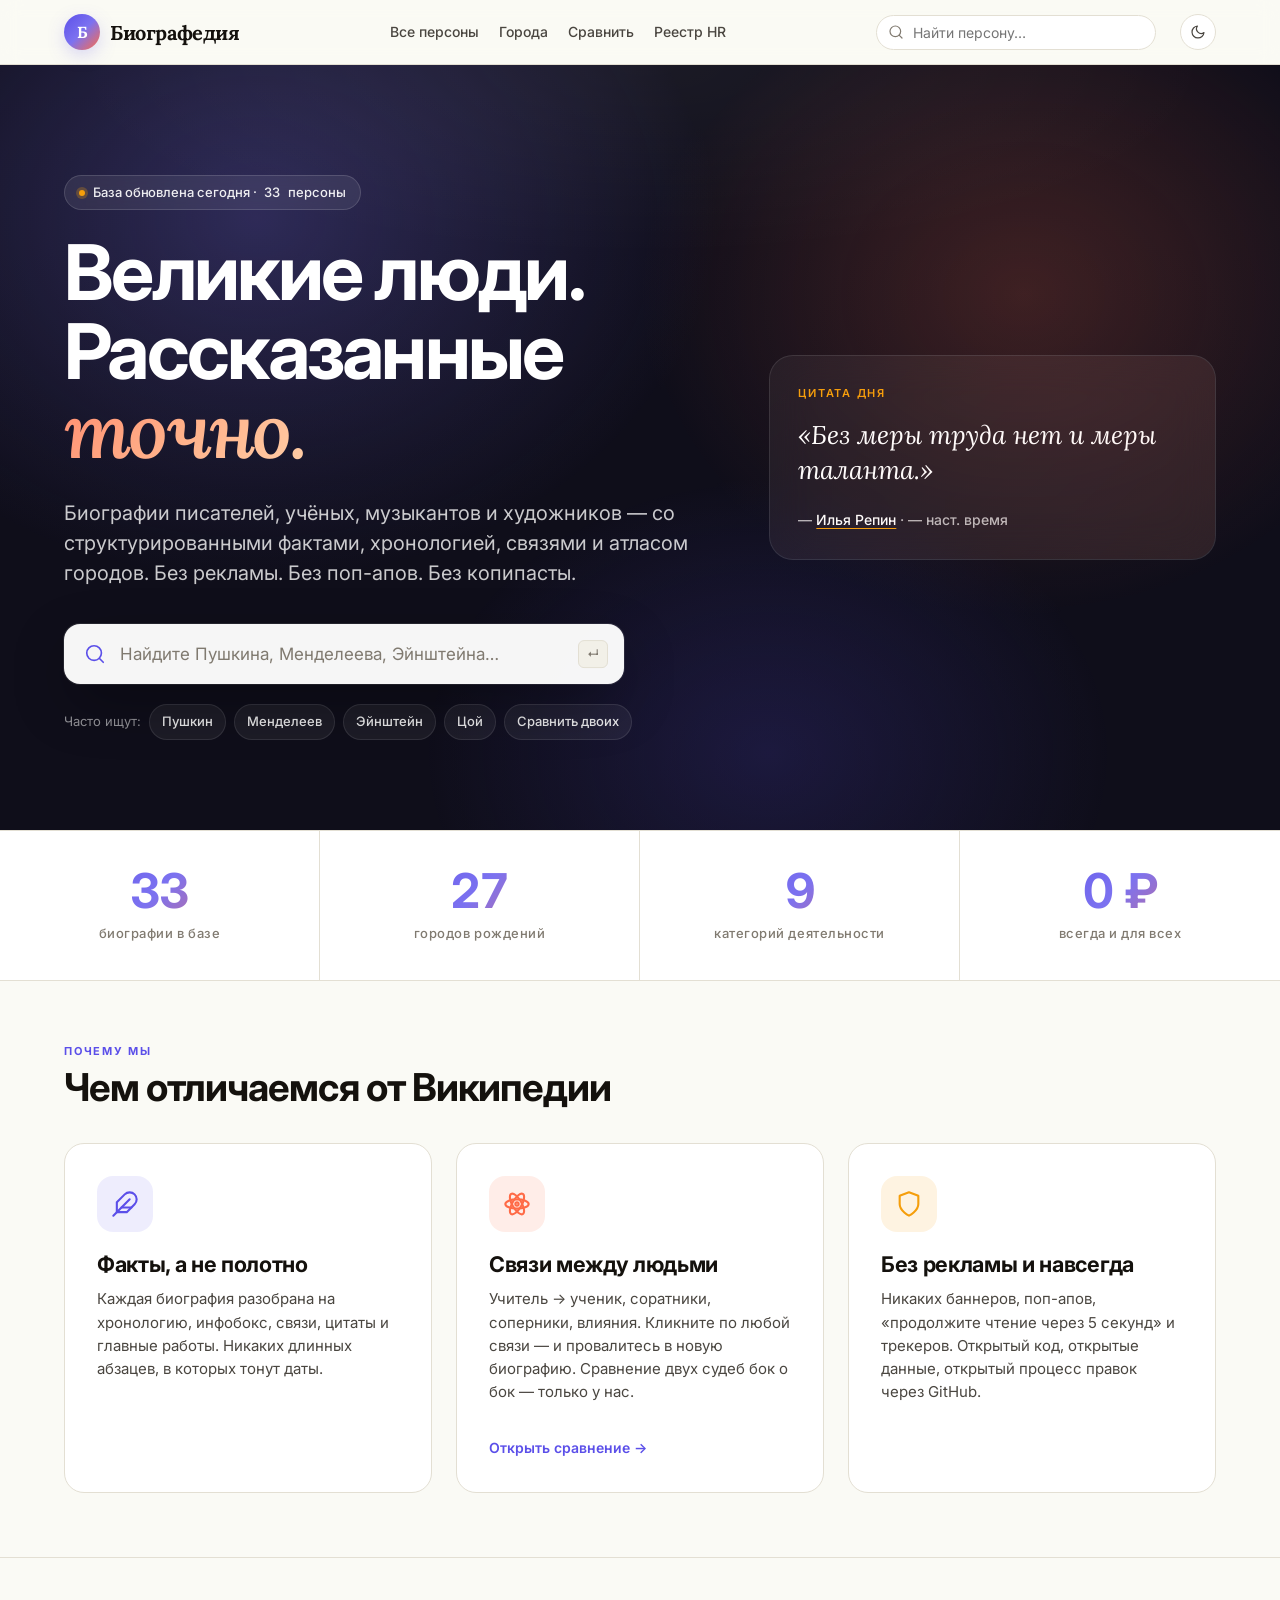
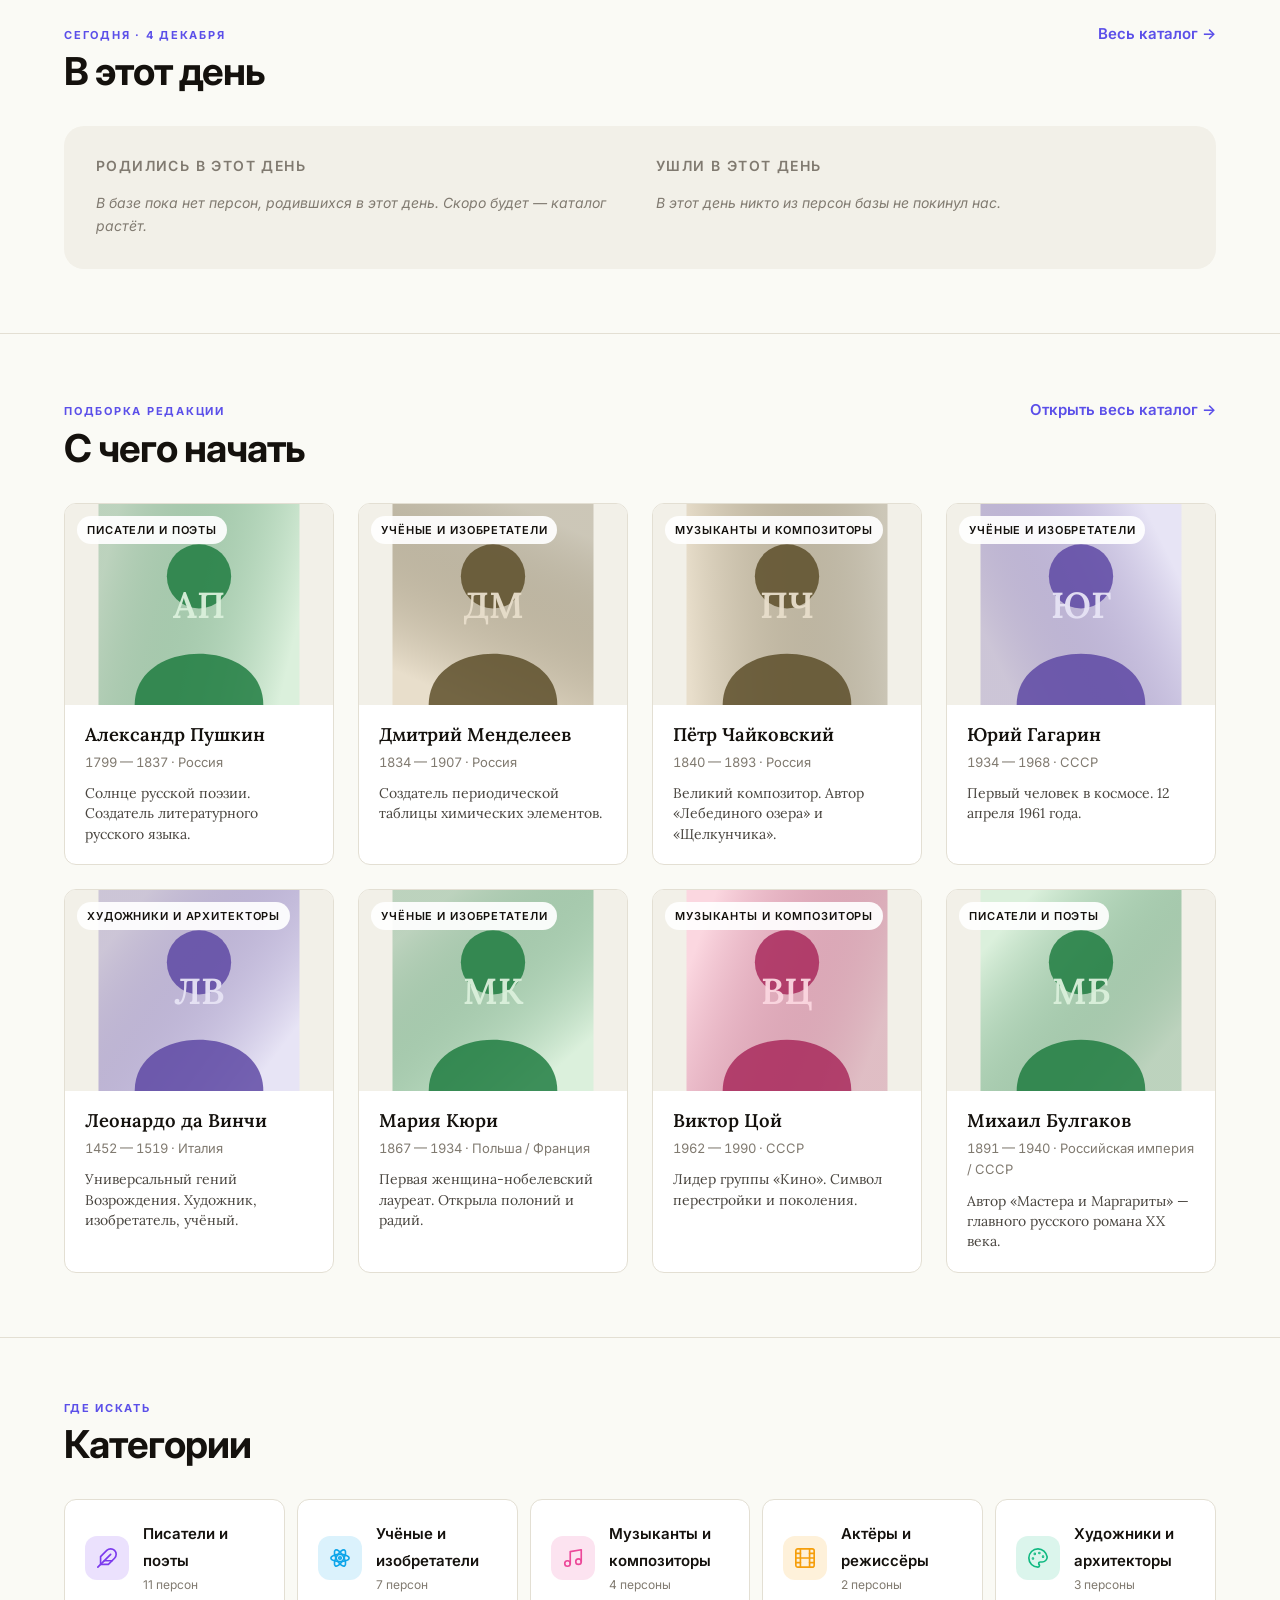
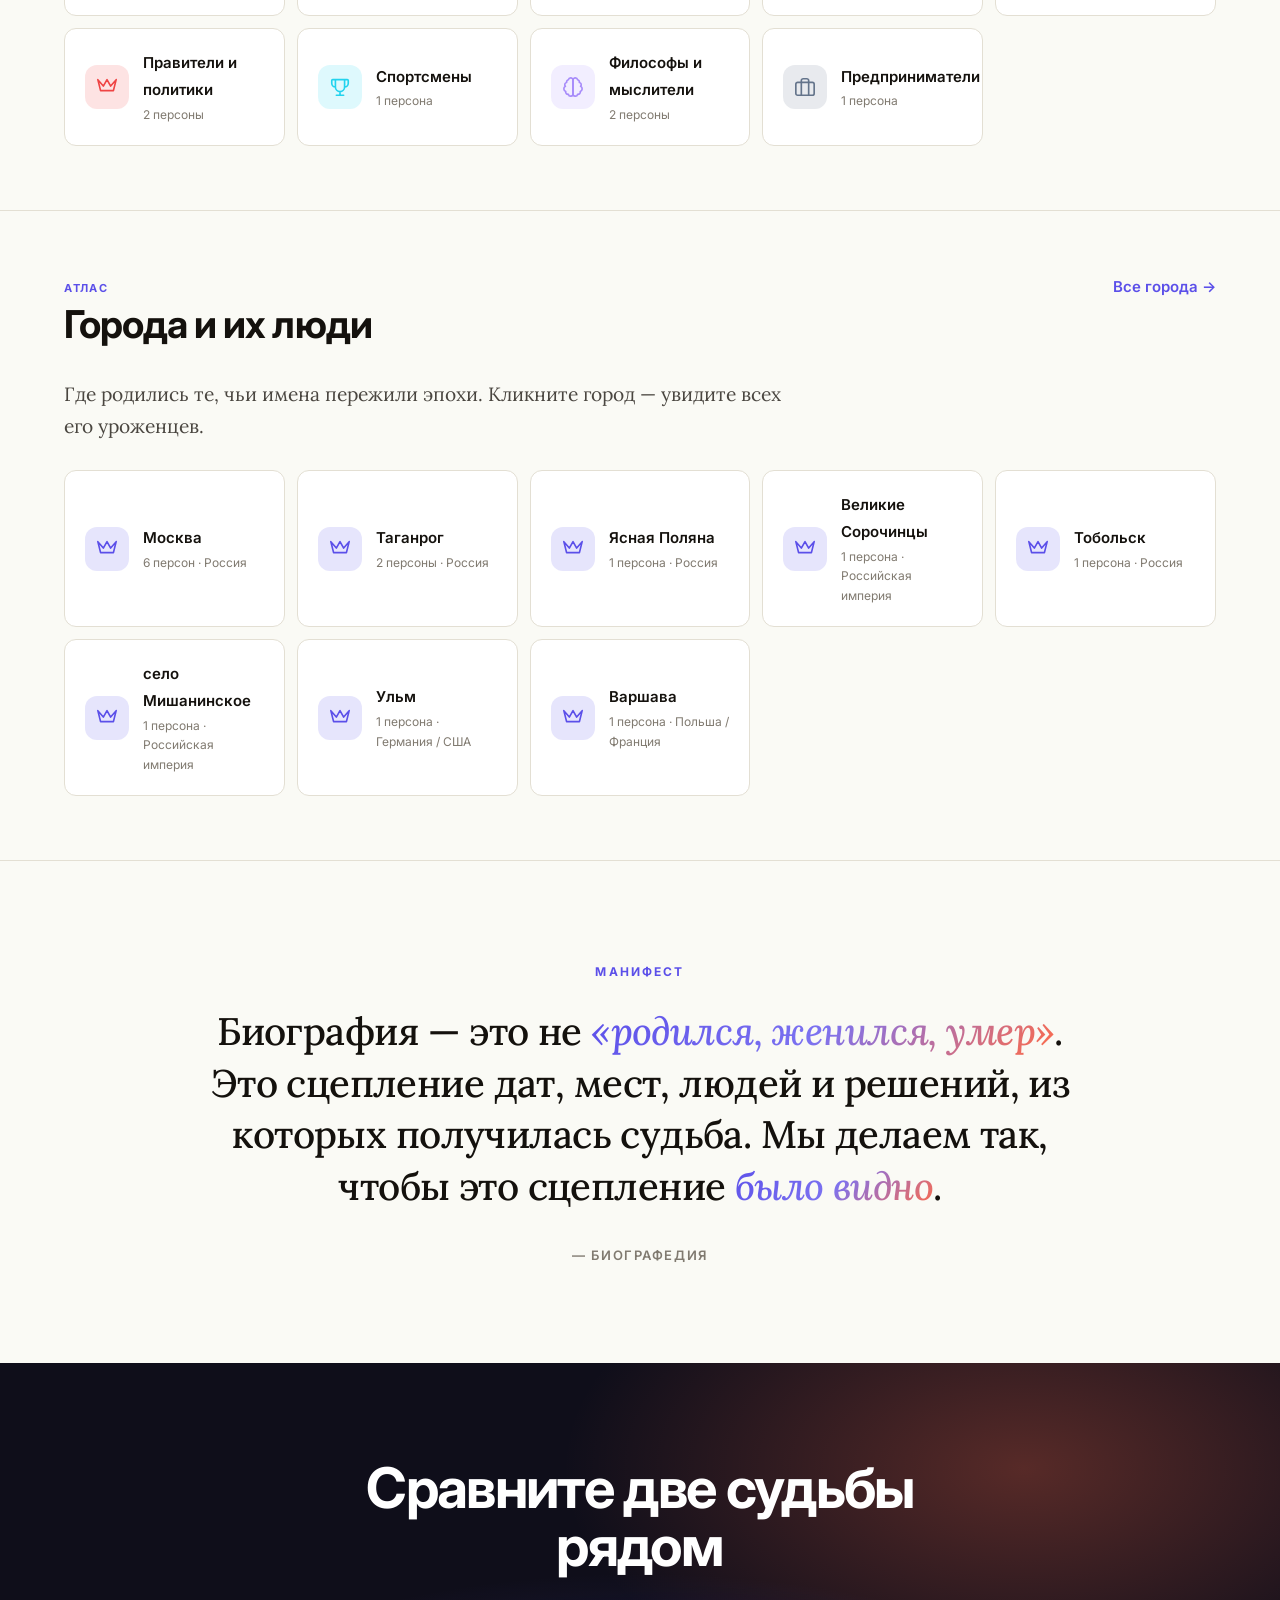
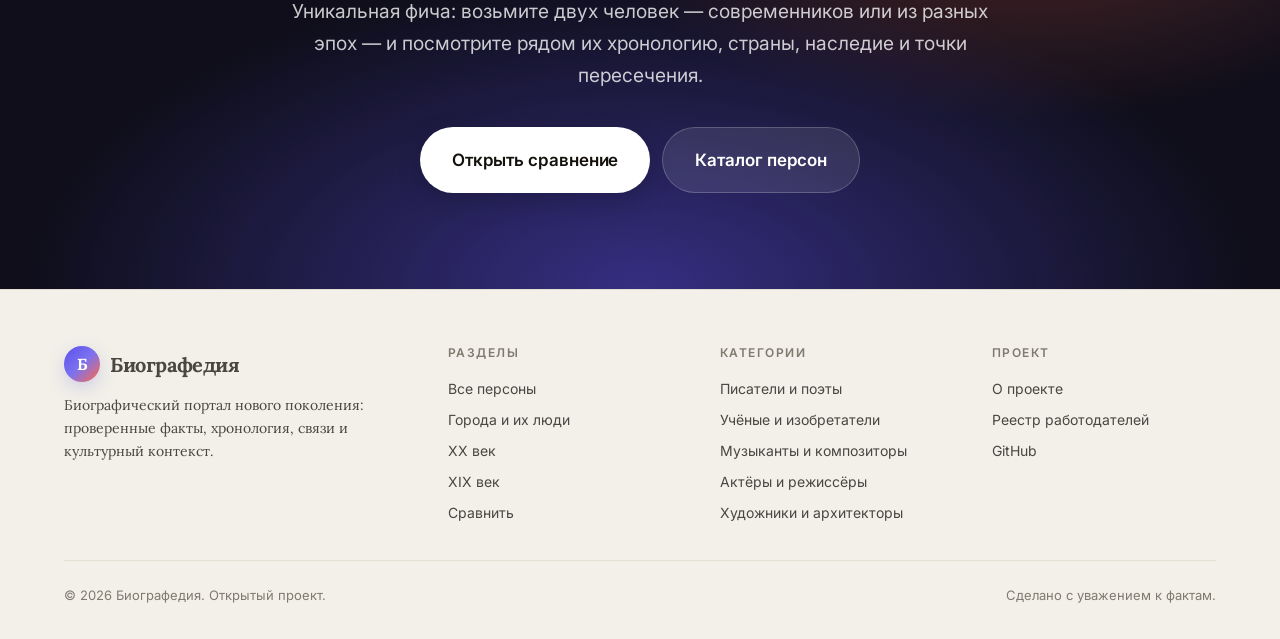
<file: index.html>
<!doctype html>
<html lang="ru">
<head>
<meta charset="utf-8">
<meta name="viewport" content="width=device-width, initial-scale=1, viewport-fit=cover">
<title>Биографедия — биографии великих людей: точно, ёмко, без рекламы</title>
<meta name="description" content="Биографии писателей, учёных, музыкантов и других выдающихся людей. Структурированные факты, хронология, связи, цитаты — без шума и баннеров.">
<meta name="theme-color" content="#0F0E1A">
<meta property="og:type" content="website">
<meta property="og:title" content="Биографедия — биографии великих людей">
<meta property="og:description" content="Биографии писателей, учёных, музыкантов и других выдающихся людей. Структурированные факты, хронология, связи.">
<meta property="og:locale" content="ru_RU">
<link rel="canonical" href="https://biograpedia.ru/">
<link rel="manifest" href="/manifest.json">
<link rel="icon" type="image/svg+xml" href="/assets/icons/favicon.svg">
<link rel="preconnect" href="https://fonts.googleapis.com">
<link rel="preconnect" href="https://fonts.gstatic.com" crossorigin>
<link rel="stylesheet" href="https://fonts.googleapis.com/css2?family=Inter:wght@400;500;600;700;800&family=Lora:ital,wght@0,400;0,500;0,600;0,700;1,400;1,500&display=swap">
<link rel="stylesheet" href="/assets/css/style.css">
<script type="application/ld+json">
{
  "@context": "https://schema.org",
  "@type": "WebSite",
  "name": "Биографедия",
  "url": "https://biograpedia.ru/",
  "potentialAction": {
    "@type": "SearchAction",
    "target": "https://biograpedia.ru/catalog.html?q={search_term_string}",
    "query-input": "required name=search_term_string"
  }
}
</script>
</head>
<body>

<header class="site-header"><div class="site-header__inner"></div></header>

<main>

<section class="brand-hero">
  <div class="container">
    <div class="brand-hero__inner">
      <div>
        <span class="brand-hero__badge">База обновлена сегодня · <span id="people-count">33</span> персоны</span>
        <h1 class="brand-hero__title">Великие люди.<br>Рассказанные <em>точно.</em></h1>
        <p class="brand-hero__lead">Биографии писателей, учёных, музыкантов и художников — со структурированными фактами, хронологией, связями и атласом городов. Без рекламы. Без поп-апов. Без копипасты.</p>
        <form class="brand-hero__search" role="search" onsubmit="event.preventDefault(); const q=this.querySelector('input').value.trim(); if(q) location.href='/catalog.html?q='+encodeURIComponent(q);">
          <span id="hero-icon"></span>
          <input type="search" placeholder="Найдите Пушкина, Менделеева, Эйнштейна…" aria-label="Поиск персон" id="hero-search" autocomplete="off">
          <span class="brand-hero__kbd">↵</span>
          <div class="suggest" id="hero-suggest"></div>
        </form>
        <div class="brand-hero__hints">
          <span>Часто ищут:</span>
          <a href="/person.html?slug=pushkin">Пушкин</a>
          <a href="/person.html?slug=mendeleev">Менделеев</a>
          <a href="/person.html?slug=einstein">Эйнштейн</a>
          <a href="/person.html?slug=tsoi">Цой</a>
          <a href="/compare.html">Сравнить двоих</a>
        </div>
      </div>
      <aside class="brand-hero__panel" id="hero-panel"></aside>
    </div>
  </div>
</section>

<section class="stat-strip">
  <div class="stat-strip__inner">
    <div class="stat-strip__item">
      <div class="stat-strip__num" id="stat-people">33</div>
      <div class="stat-strip__label">биографии в базе</div>
    </div>
    <div class="stat-strip__item">
      <div class="stat-strip__num" id="stat-cities">16</div>
      <div class="stat-strip__label">городов рождений</div>
    </div>
    <div class="stat-strip__item">
      <div class="stat-strip__num" id="stat-cats">8</div>
      <div class="stat-strip__label">категорий деятельности</div>
    </div>
    <div class="stat-strip__item">
      <div class="stat-strip__num">0&nbsp;₽</div>
      <div class="stat-strip__label">всегда и для всех</div>
    </div>
  </div>
</section>

<section class="section">
  <div class="container">
    <div class="section__header">
      <h2 class="section__title"><small>Почему мы</small>Чем отличаемся от Википедии</h2>
    </div>
    <div class="feature-trio">
      <div class="feature-card">
        <div class="feature-card__icon" id="ft-icon-1"></div>
        <h3>Факты, а не полотно</h3>
        <p>Каждая биография разобрана на хронологию, инфобокс, связи, цитаты и главные работы. Никаких длинных абзацев, в которых тонут даты.</p>
      </div>
      <div class="feature-card">
        <div class="feature-card__icon" id="ft-icon-2"></div>
        <h3>Связи между людьми</h3>
        <p>Учитель → ученик, соратники, соперники, влияния. Кликните по любой связи — и провалитесь в новую биографию. Сравнение двух судеб бок о бок — только у нас.</p>
        <a class="feature-card__link" href="/compare.html">Открыть сравнение →</a>
      </div>
      <div class="feature-card">
        <div class="feature-card__icon" id="ft-icon-3"></div>
        <h3>Без рекламы и навсегда</h3>
        <p>Никаких баннеров, поп-апов, «продолжите чтение через 5 секунд» и трекеров. Открытый код, открытые данные, открытый процесс правок через GitHub.</p>
      </div>
    </div>
  </div>
</section>

<section class="section">
  <div class="container">
    <div class="section__header">
      <h2 class="section__title"><small>Сегодня · <span id="today-date"></span></small>В этот день</h2>
      <a class="section__link" href="/catalog.html">Весь каталог</a>
    </div>
    <div class="today" id="today"></div>
  </div>
</section>

<section class="section">
  <div class="container">
    <div class="section__header">
      <h2 class="section__title"><small>Подборка редакции</small>С чего начать</h2>
      <a class="section__link" href="/catalog.html">Открыть весь каталог</a>
    </div>
    <div class="cards" id="featured"></div>
  </div>
</section>

<section class="section">
  <div class="container">
    <div class="section__header">
      <h2 class="section__title"><small>Где искать</small>Категории</h2>
    </div>
    <div class="cat-grid" id="categories"></div>
  </div>
</section>

<section class="section">
  <div class="container">
    <div class="section__header">
      <h2 class="section__title"><small>Атлас</small>Города и их люди</h2>
      <a class="section__link" href="/cities.html">Все города</a>
    </div>
    <p style="font-family:var(--serif); font-size:1.2rem; color:var(--ink-soft); margin-bottom:28px; max-width:62ch">
      Где родились те, чьи имена пережили эпохи. Кликните город — увидите всех его уроженцев.
    </p>
    <div class="cat-grid" id="top-cities"></div>
  </div>
</section>

<section class="manifesto">
  <div class="container">
    <div class="manifesto__inner">
      <span class="manifesto__eyebrow">Манифест</span>
      <p class="manifesto__text">Биография — это не <em>«родился, женился, умер»</em>. Это сцепление дат, мест, людей и решений, из которых получилась судьба. Мы делаем так, чтобы это сцепление <em>было видно</em>.</p>
      <div class="manifesto__sign">— Биографедия</div>
    </div>
  </div>
</section>

<section class="big-cta">
  <div class="container">
    <div class="big-cta__inner">
      <h2>Сравните две судьбы рядом</h2>
      <p>Уникальная фича: возьмите двух человек — современников или из разных эпох — и посмотрите рядом их хронологию, страны, наследие и точки пересечения.</p>
      <div class="big-cta__buttons">
        <a class="btn btn--lg btn--invert" href="/compare.html">Открыть сравнение</a>
        <a class="btn btn--lg" href="/catalog.html" style="background: rgba(255,255,255,0.10); border: 1px solid rgba(255,255,255,0.20); box-shadow: none">Каталог персон</a>
      </div>
    </div>
  </div>
</section>

</main>

<footer class="site-footer">
  <div class="container">
    <div class="site-footer__inner"></div>
    <div class="site-footer__bottom"></div>
  </div>
</footer>

<script src="/assets/js/main.js"></script>
<script>
(async () => {
  await BG.loadData();
  BG.mountHeader();
  BG.mountFooter();

  // hero search icon
  document.getElementById('hero-icon').innerHTML = BG.icon('search');
  const heroInput = document.getElementById('hero-search');
  const heroSug = document.getElementById('hero-suggest');
  BG.attachSearch(heroInput, heroSug);

  // counts
  const people = BG.state.data.people;
  document.getElementById('people-count').textContent = people.length;
  document.getElementById('stat-people').textContent = people.length;
  document.getElementById('stat-cities').textContent = Object.keys(BG.state.byCity).length;
  document.getElementById('stat-cats').textContent = BG.state.data.categories.length;

  // hero quote panel
  const day = new Date().getUTCDate() + new Date().getUTCMonth() * 31;
  const withQuotes = people.filter(p => p.quote);
  const qp = withQuotes[day % withQuotes.length];
  document.getElementById('hero-panel').innerHTML = `
    <div class="brand-hero__panel-label">Цитата дня</div>
    <div class="brand-hero__quote">«${BG.escapeHtml(qp.quote)}»</div>
    <div class="brand-hero__quote-author">— <a href="/person.html?slug=${qp.slug}">${BG.escapeHtml(qp.shortName || qp.name)}</a> · ${BG.fmtLifespan(qp.birth, qp.death)}</div>`;

  // feature icons
  document.getElementById('ft-icon-1').innerHTML = BG.icon('feather');
  document.getElementById('ft-icon-2').innerHTML = BG.icon('atom');
  document.getElementById('ft-icon-3').innerHTML = BG.icon('shield');

  // today date
  document.getElementById('today-date').textContent = BG.russianTodayDate();
  const { born, died } = BG.todayList();
  const today = document.getElementById('today');
  today.innerHTML = `
    <div class="today__col">
      <h3>Родились в этот день</h3>
      ${born.length ? `<ul class="today__list">${born.map(p => `
        <li>
          <span class="today__year">${BG.fmtYear(p.birth)}</span>
          <span><a class="today__name" href="/person.html?slug=${p.slug}">${BG.escapeHtml(p.shortName || p.name)}</a><br>
          <span class="today__what">${BG.escapeHtml(p.tagline.slice(0, 80))}</span></span>
        </li>`).join('')}</ul>` : '<p class="today__empty">В базе пока нет персон, родившихся в этот день. Скоро будет — каталог растёт.</p>'}
    </div>
    <div class="today__col">
      <h3>Ушли в этот день</h3>
      ${died.length ? `<ul class="today__list">${died.map(p => `
        <li>
          <span class="today__year">${BG.fmtYear(p.death)}</span>
          <span><a class="today__name" href="/person.html?slug=${p.slug}">${BG.escapeHtml(p.shortName || p.name)}</a><br>
          <span class="today__what">${BG.escapeHtml(p.tagline.slice(0, 80))}</span></span>
        </li>`).join('')}</ul>` : '<p class="today__empty">В этот день никто из персон базы не покинул нас.</p>'}
    </div>`;

  // categories
  document.getElementById('categories').innerHTML = BG.categoriesWithCounts().map(c => `
    <a class="cat-card" href="/catalog.html?cat=${c.id}" style="--cat-color:${c.color}">
      <span class="cat-card__icon">${BG.icon(c.icon)}</span>
      <span>
        <span class="cat-card__name">${BG.escapeHtml(c.name)}</span>
        <span class="cat-card__count">${c.count} ${c.count % 10 === 1 && c.count % 100 !== 11 ? 'персона' : (c.count % 10 >= 2 && c.count % 10 <= 4 && (c.count % 100 < 12 || c.count % 100 > 14) ? 'персоны' : 'персон')}</span>
      </span>
    </a>`).join('');

  // featured
  const featured = ['pushkin', 'mendeleev', 'tchaikovsky', 'gagarin', 'leonardo', 'curie', 'tsoi', 'bulgakov']
    .map(s => BG.state.bySlug[s]).filter(Boolean);
  document.getElementById('featured').innerHTML = featured.map(BG.personCard).join('');

  // top cities
  const cityList = Object.entries(BG.state.byCity)
    .map(([k, ppl]) => ({ k, meta: BG.state.cityMeta[k], people: ppl }))
    .sort((a, b) => b.people.length - a.people.length)
    .slice(0, 8);
  document.getElementById('top-cities').innerHTML = cityList.map(c => {
    const word = c.people.length === 1 ? 'персона' : (c.people.length >= 2 && c.people.length <= 4 ? 'персоны' : 'персон');
    return `<a class="cat-card" href="/city.html?slug=${c.k}" style="--cat-color:var(--accent)">
      <span class="cat-card__icon">${BG.icon('crown')}</span>
      <span>
        <span class="cat-card__name">${BG.escapeHtml(c.meta.name)}</span>
        <span class="cat-card__count">${c.people.length} ${word} · ${BG.escapeHtml(c.meta.country)}</span>
      </span>
    </a>`;
  }).join('');
})();
</script>
</body>
</html>
</file>
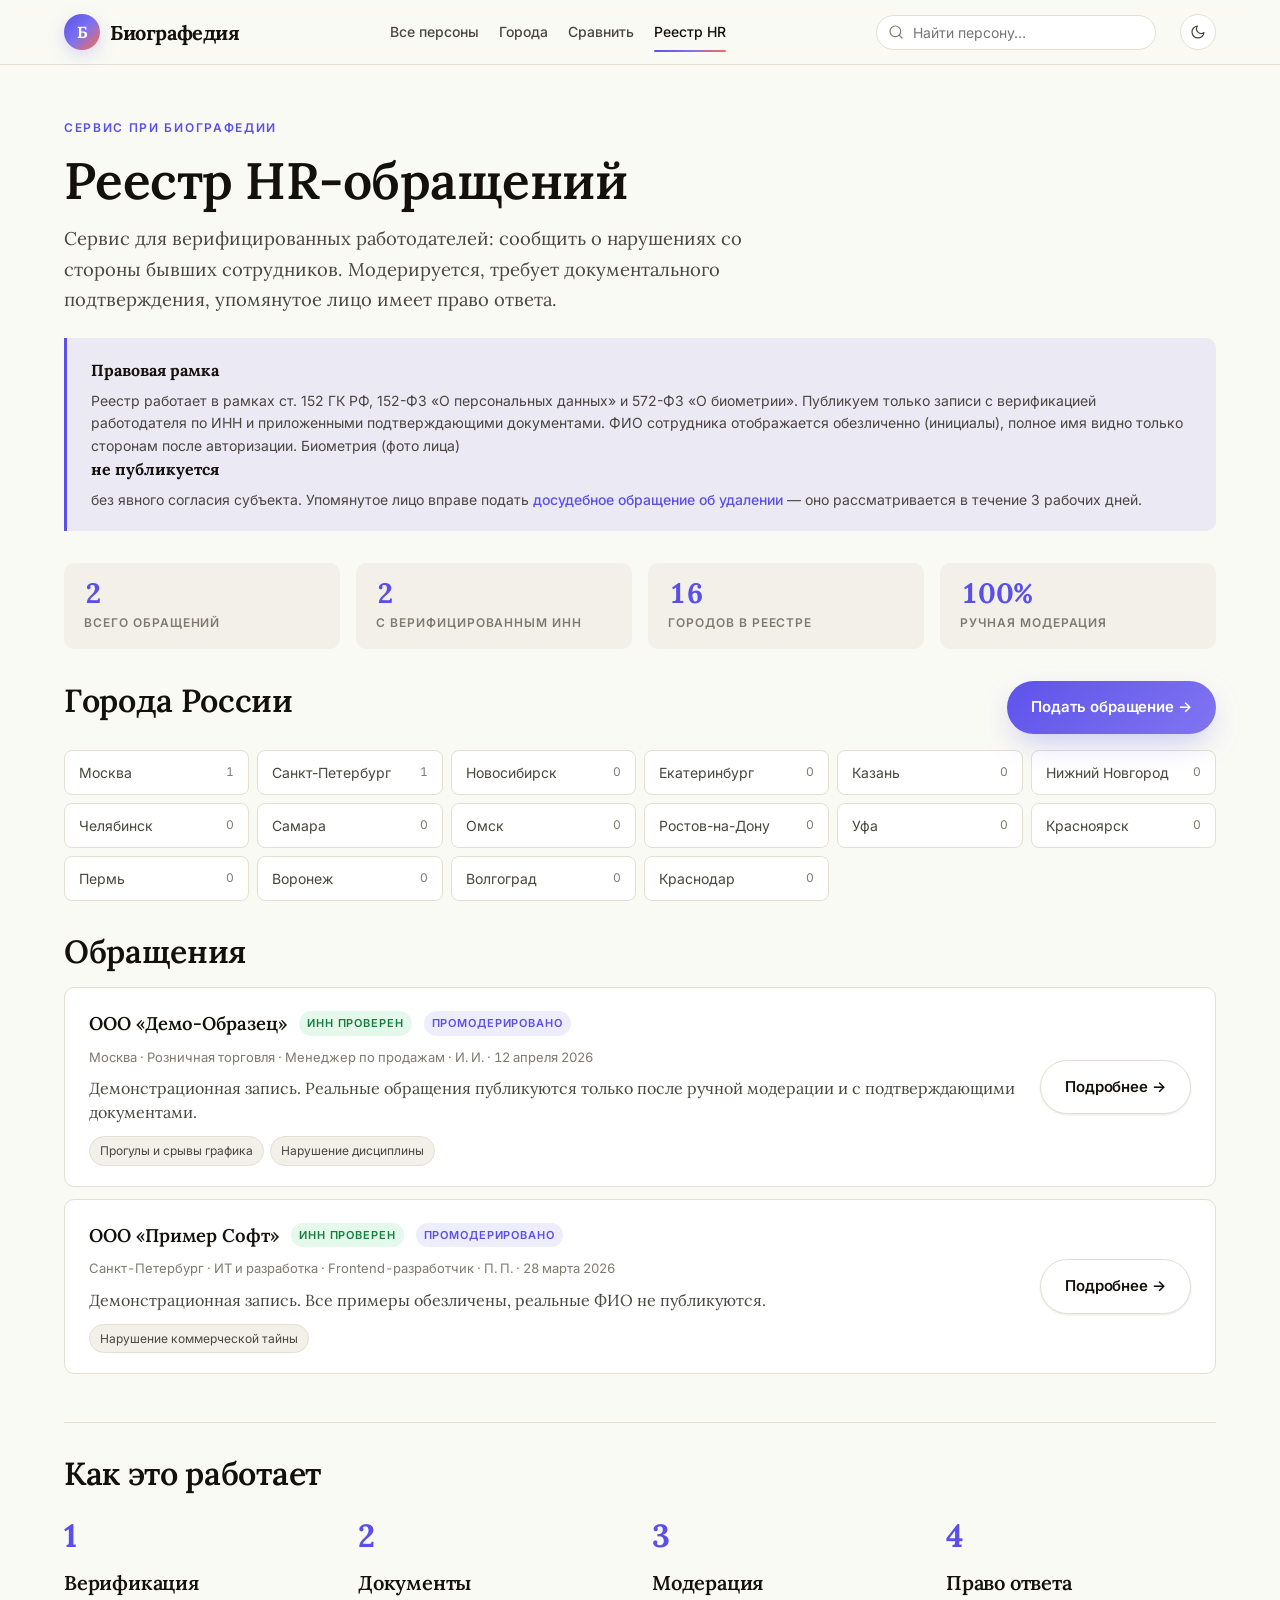
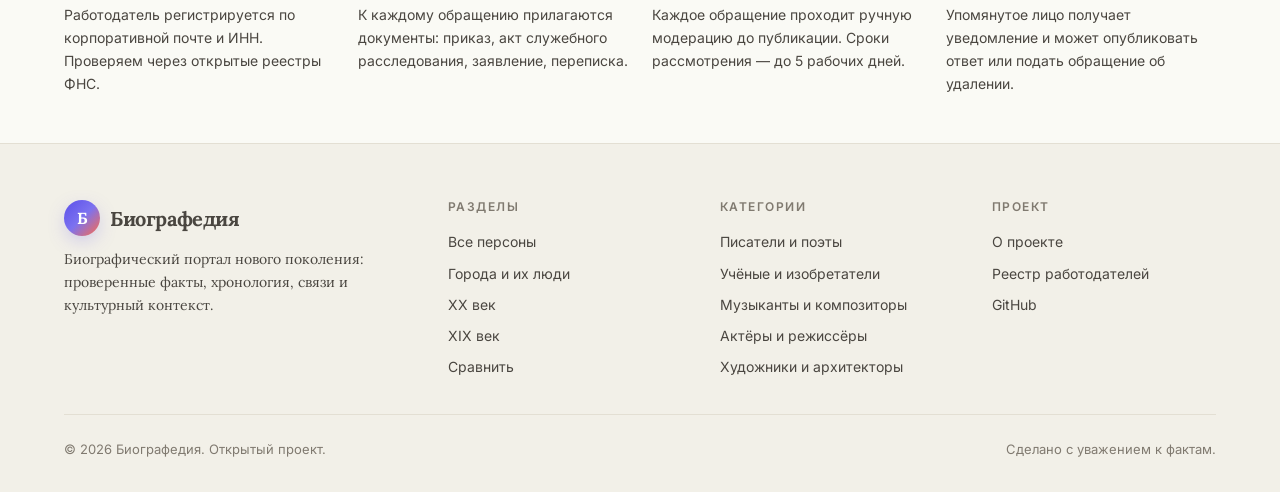
<file: blacklist/index.html>
<!doctype html>
<html lang="ru">
<head>
<meta charset="utf-8">
<meta name="viewport" content="width=device-width, initial-scale=1, viewport-fit=cover">
<title>Реестр HR-обращений по компаниям и городам России — Биографедия</title>
<meta name="description" content="Реестр обращений работодателей. Модерируемый, с правом ответа упомянутого лица и обязательным подтверждением документами.">
<meta name="theme-color" content="#FAFAF5">
<meta name="robots" content="index, follow">
<link rel="manifest" href="/manifest.json">
<link rel="icon" type="image/svg+xml" href="/assets/icons/favicon.svg">
<link rel="preconnect" href="https://fonts.googleapis.com">
<link rel="preconnect" href="https://fonts.gstatic.com" crossorigin>
<link rel="stylesheet" href="https://fonts.googleapis.com/css2?family=Inter:wght@400;500;600;700&family=Lora:ital,wght@0,400;0,500;0,600;0,700;1,400&display=swap">
<link rel="stylesheet" href="/assets/css/style.css">
<style>
  .legal-banner {
    background: var(--accent-wash);
    border-left: 3px solid var(--accent);
    padding: 20px 24px;
    border-radius: 0 10px 10px 0;
    margin-bottom: 32px;
    font-size: 14px;
    line-height: 1.6;
    color: var(--ink-soft);
  }
  .legal-banner strong { color: var(--ink); display: block; margin-bottom: 6px; font-family: var(--serif); font-size: 1rem; }
  .legal-banner a { font-weight: 500; }

  .city-grid {
    display: grid;
    grid-template-columns: repeat(auto-fill, minmax(180px, 1fr));
    gap: 8px;
    margin-bottom: 32px;
  }
  .city-pill {
    padding: 10px 14px;
    background: var(--bg-elevated);
    border: 1px solid var(--line);
    border-radius: 8px;
    text-decoration: none;
    color: var(--ink-soft);
    font-size: 14px;
    display: flex;
    justify-content: space-between;
    align-items: center;
    transition: all var(--transition);
  }
  .city-pill:hover, .city-pill.is-active { border-color: var(--accent); color: var(--ink); background: var(--bg); }
  .city-pill .count { color: var(--ink-mute); font-size: 12px; font-variant-numeric: tabular-nums; }

  .report-card {
    background: var(--bg-elevated);
    border: 1px solid var(--line);
    border-radius: 10px;
    padding: 20px 24px;
    margin-bottom: 12px;
    display: grid;
    grid-template-columns: 1fr auto;
    gap: 16px;
    align-items: start;
  }
  .report-card__head {
    display: flex;
    align-items: center;
    gap: 12px;
    margin-bottom: 8px;
    flex-wrap: wrap;
  }
  .report-card__company {
    font-family: var(--serif);
    font-size: 1.15rem;
    font-weight: 600;
    color: var(--ink);
  }
  .badge {
    font-size: 11px;
    padding: 3px 8px;
    border-radius: 999px;
    background: var(--bg-muted);
    color: var(--ink-soft);
    text-transform: uppercase;
    letter-spacing: 0.08em;
    font-weight: 600;
  }
  .badge--verified { background: rgba(34, 197, 94, 0.12); color: #15803d; }
  .badge--moderated { background: var(--accent-wash); color: var(--accent); }
  .report-card__meta {
    font-size: 13px;
    color: var(--ink-mute);
    margin-bottom: 8px;
    font-variant-numeric: tabular-nums;
  }
  .report-card__summary {
    font-family: var(--serif);
    color: var(--ink-soft);
    line-height: 1.5;
    margin-bottom: 12px;
  }
  .report-card__tags {
    display: flex;
    flex-wrap: wrap;
    gap: 6px;
  }
  .report-card__cta {
    align-self: center;
  }

  .stats {
    display: grid;
    grid-template-columns: repeat(4, 1fr);
    gap: 16px;
    margin-bottom: 32px;
  }
  .stat {
    background: var(--bg-muted);
    border-radius: 10px;
    padding: 16px 20px;
  }
  .stat__num {
    font-family: var(--serif);
    font-size: 1.75rem;
    font-weight: 700;
    color: var(--accent);
    font-variant-numeric: tabular-nums;
    line-height: 1;
  }
  .stat__label {
    font-size: 12px;
    letter-spacing: 0.08em;
    text-transform: uppercase;
    color: var(--ink-mute);
    margin-top: 6px;
    font-weight: 600;
  }
  @media (max-width: 640px) {
    .stats { grid-template-columns: 1fr 1fr; }
    .report-card { grid-template-columns: 1fr; }
  }
</style>
</head>
<body>

<header class="site-header"><div class="site-header__inner"></div></header>

<main>
  <div class="container" style="padding-top:48px; padding-bottom:48px">

    <header style="margin-bottom:24px">
      <div style="display:inline-block; font-size:12px; letter-spacing:0.14em; text-transform:uppercase; color:var(--accent); font-weight:600; margin-bottom:12px">Сервис при Биографедии</div>
      <h1 style="margin-bottom:12px">Реестр HR-обращений</h1>
      <p style="font-family:var(--serif); font-size:1.15rem; color:var(--ink-soft); max-width:62ch">
        Сервис для верифицированных работодателей: сообщить о нарушениях со стороны бывших сотрудников. Модерируется, требует документального подтверждения, упомянутое лицо имеет право ответа.
      </p>
    </header>

    <div class="legal-banner">
      <strong>Правовая рамка</strong>
      Реестр работает в рамках ст. 152 ГК РФ, 152-ФЗ «О персональных данных» и 572-ФЗ «О биометрии». Публикуем только записи с верификацией работодателя по ИНН и приложенными подтверждающими документами. ФИО сотрудника отображается обезличенно (инициалы), полное имя видно только сторонам после авторизации. Биометрия (фото лица) <strong>не публикуется</strong> без явного согласия субъекта. Упомянутое лицо вправе подать <a href="/blacklist/dispute.html">досудебное обращение об удалении</a> — оно рассматривается в течение 3 рабочих дней.
    </div>

    <div class="stats" id="stats"></div>

    <div style="display:flex; justify-content:space-between; align-items:baseline; margin-bottom:16px; flex-wrap:wrap; gap:12px">
      <h2 style="margin:0">Города России</h2>
      <a class="btn" href="/blacklist/add.html">Подать обращение →</a>
    </div>

    <div class="city-grid" id="cities"></div>

    <h2 id="reports-title" style="margin-bottom:16px">Обращения</h2>
    <div id="reports"></div>

    <section style="margin-top:48px; padding-top:32px; border-top:1px solid var(--line)">
      <h2 style="margin-bottom:16px">Как это работает</h2>
      <div style="display:grid; grid-template-columns:repeat(auto-fit, minmax(220px, 1fr)); gap:24px">
        <div>
          <div style="font-family:var(--serif); font-size:2rem; color:var(--accent); font-weight:700">1</div>
          <h3 style="font-family:var(--serif); margin:8px 0">Верификация</h3>
          <p style="color:var(--ink-soft); font-size:14px">Работодатель регистрируется по корпоративной почте и ИНН. Проверяем через открытые реестры ФНС.</p>
        </div>
        <div>
          <div style="font-family:var(--serif); font-size:2rem; color:var(--accent); font-weight:700">2</div>
          <h3 style="font-family:var(--serif); margin:8px 0">Документы</h3>
          <p style="color:var(--ink-soft); font-size:14px">К каждому обращению прилагаются документы: приказ, акт служебного расследования, заявление, переписка.</p>
        </div>
        <div>
          <div style="font-family:var(--serif); font-size:2rem; color:var(--accent); font-weight:700">3</div>
          <h3 style="font-family:var(--serif); margin:8px 0">Модерация</h3>
          <p style="color:var(--ink-soft); font-size:14px">Каждое обращение проходит ручную модерацию до публикации. Сроки рассмотрения — до 5 рабочих дней.</p>
        </div>
        <div>
          <div style="font-family:var(--serif); font-size:2rem; color:var(--accent); font-weight:700">4</div>
          <h3 style="font-family:var(--serif); margin:8px 0">Право ответа</h3>
          <p style="color:var(--ink-soft); font-size:14px">Упомянутое лицо получает уведомление и может опубликовать ответ или подать обращение об удалении.</p>
        </div>
      </div>
    </section>
  </div>
</main>

<footer class="site-footer">
  <div class="container">
    <div class="site-footer__inner"></div>
    <div class="site-footer__bottom"></div>
  </div>
</footer>

<script src="/assets/js/main.js"></script>
<script>
(async () => {
  await BG.loadData();
  const reports = await BG.loadReports();
  BG.mountHeader('blacklist');
  BG.mountFooter();

  // Merge local user submissions (demo)
  const local = JSON.parse(localStorage.getItem('bp-reports') || '[]');
  const all = [...reports.demoReports, ...local];

  const params = new URLSearchParams(location.search);
  const cityFilter = params.get('city');

  // Stats
  const verifiedCount = all.filter(r => r.employerVerified).length;
  const moderatedCount = all.filter(r => r.status === 'moderated').length;
  document.getElementById('stats').innerHTML = `
    <div class="stat"><div class="stat__num">${all.length}</div><div class="stat__label">Всего обращений</div></div>
    <div class="stat"><div class="stat__num">${verifiedCount}</div><div class="stat__label">С верифицированным ИНН</div></div>
    <div class="stat"><div class="stat__num">${reports.cities.length}</div><div class="stat__label">Городов в реестре</div></div>
    <div class="stat"><div class="stat__num">100%</div><div class="stat__label">Ручная модерация</div></div>
  `;

  // Cities
  const cityCounts = {};
  all.forEach(r => cityCounts[r.city] = (cityCounts[r.city] || 0) + 1);
  document.getElementById('cities').innerHTML = reports.cities.map(c => `
    <a class="city-pill ${cityFilter === c.id ? 'is-active' : ''}" href="?${cityFilter === c.id ? '' : 'city=' + c.id}">
      <span>${BG.escapeHtml(c.name)}</span>
      <span class="count">${cityCounts[c.id] || 0}</span>
    </a>`).join('');

  // Reports
  const filtered = cityFilter ? all.filter(r => r.city === cityFilter) : all;
  const reportsEl = document.getElementById('reports');
  const title = document.getElementById('reports-title');
  if (cityFilter) {
    const cityObj = reports.cities.find(c => c.id === cityFilter);
    title.textContent = `Обращения · ${cityObj?.name || cityFilter}`;
  }
  if (!filtered.length) {
    reportsEl.innerHTML = `<div class="empty-state"><h3>Обращений по этому городу пока нет</h3><p>Будьте первыми — <a href="/blacklist/add.html">подайте обращение</a>.</p></div>`;
  } else {
    reportsEl.innerHTML = filtered.map(r => {
      const cityObj = reports.cities.find(c => c.id === r.city);
      const issues = (r.issueTypes || []).map(it => {
        const t = reports.issueTypes.find(x => x.id === it);
        return t ? `<span class="tag">${BG.escapeHtml(t.label)}</span>` : '';
      }).join('');
      return `
        <div class="report-card">
          <div>
            <div class="report-card__head">
              <span class="report-card__company">${BG.escapeHtml(r.employerCompany)}</span>
              ${r.employerVerified ? '<span class="badge badge--verified">ИНН проверен</span>' : ''}
              ${r.status === 'moderated' ? '<span class="badge badge--moderated">Промодерировано</span>' : '<span class="badge">На модерации</span>'}
            </div>
            <div class="report-card__meta">
              ${BG.escapeHtml(cityObj?.name || '')} · ${BG.escapeHtml(r.industry)} · ${BG.escapeHtml(r.position)} · ${BG.escapeHtml(r.subjectInitials)} · ${BG.fmtDate(r.createdAt)}
            </div>
            <div class="report-card__summary">${BG.escapeHtml(r.summary)}</div>
            <div class="report-card__tags">${issues}</div>
          </div>
          <a class="btn btn--ghost report-card__cta" href="/blacklist/report.html?id=${encodeURIComponent(r.id)}">Подробнее →</a>
        </div>`;
    }).join('');
  }
})();
</script>
</body>
</html>
</file>
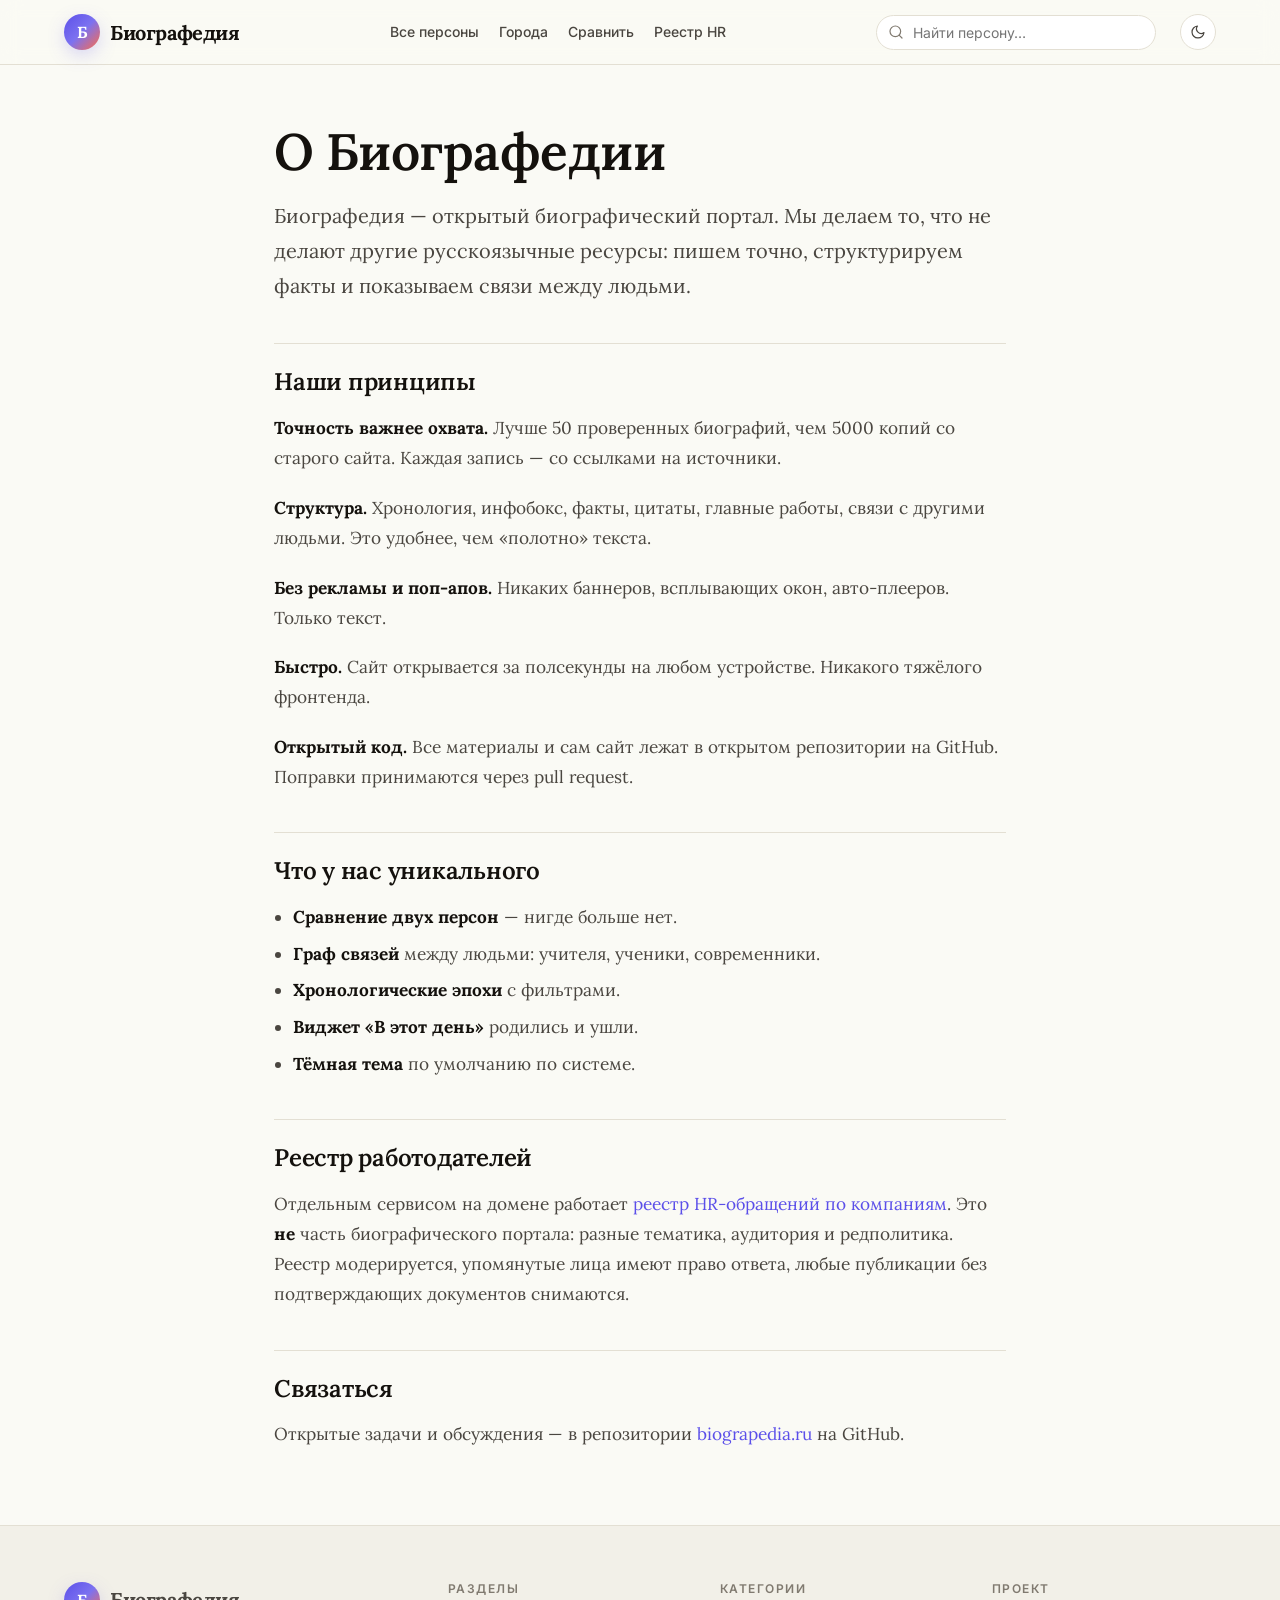
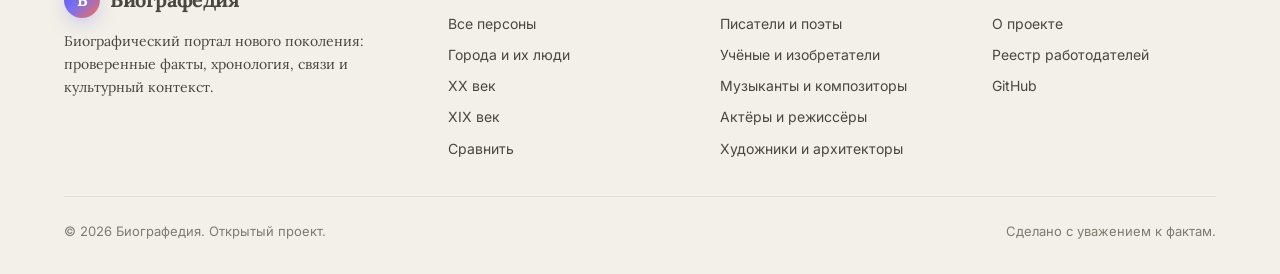
<file: about.html>
<!doctype html>
<html lang="ru">
<head>
<meta charset="utf-8">
<meta name="viewport" content="width=device-width, initial-scale=1, viewport-fit=cover">
<title>О проекте — Биографедия</title>
<meta name="description" content="Биографедия — биографический портал нового поколения. Принципы, миссия и редполитика.">
<meta name="theme-color" content="#FAFAF5">
<link rel="manifest" href="/manifest.json">
<link rel="icon" type="image/svg+xml" href="/assets/icons/favicon.svg">
<link rel="preconnect" href="https://fonts.googleapis.com">
<link rel="preconnect" href="https://fonts.gstatic.com" crossorigin>
<link rel="stylesheet" href="https://fonts.googleapis.com/css2?family=Inter:wght@400;500;600;700&family=Lora:ital,wght@0,400;0,500;0,600;0,700;1,400&display=swap">
<link rel="stylesheet" href="/assets/css/style.css">
</head>
<body>

<header class="site-header"><div class="site-header__inner"></div></header>

<main>
  <div class="container" style="max-width:780px; padding-top:56px; padding-bottom:56px">
    <article class="person__main">
      <h1 style="margin-bottom:16px">О Биографедии</h1>
      <p style="font-family:var(--serif); font-size:1.25rem; color:var(--ink-soft); margin-bottom:32px">
        Биографедия — открытый биографический портал. Мы делаем то, что не делают другие русскоязычные ресурсы: пишем точно, структурируем факты и показываем связи между людьми.
      </p>

      <h2>Наши принципы</h2>
      <p><strong>Точность важнее охвата.</strong> Лучше 50 проверенных биографий, чем 5000 копий со старого сайта. Каждая запись — со ссылками на источники.</p>
      <p><strong>Структура.</strong> Хронология, инфобокс, факты, цитаты, главные работы, связи с другими людьми. Это удобнее, чем «полотно» текста.</p>
      <p><strong>Без рекламы и поп-апов.</strong> Никаких баннеров, всплывающих окон, авто-плееров. Только текст.</p>
      <p><strong>Быстро.</strong> Сайт открывается за полсекунды на любом устройстве. Никакого тяжёлого фронтенда.</p>
      <p><strong>Открытый код.</strong> Все материалы и сам сайт лежат в открытом репозитории на GitHub. Поправки принимаются через pull request.</p>

      <h2>Что у нас уникального</h2>
      <ul>
        <li><strong>Сравнение двух персон</strong> — нигде больше нет.</li>
        <li><strong>Граф связей</strong> между людьми: учителя, ученики, современники.</li>
        <li><strong>Хронологические эпохи</strong> с фильтрами.</li>
        <li><strong>Виджет «В этот день»</strong> родились и ушли.</li>
        <li><strong>Тёмная тема</strong> по умолчанию по системе.</li>
      </ul>

      <h2>Реестр работодателей</h2>
      <p>Отдельным сервисом на домене работает <a href="/blacklist/">реестр HR-обращений по компаниям</a>. Это <strong>не</strong> часть биографического портала: разные тематика, аудитория и редполитика. Реестр модерируется, упомянутые лица имеют право ответа, любые публикации без подтверждающих документов снимаются.</p>

      <h2>Связаться</h2>
      <p>Открытые задачи и обсуждения — в репозитории <a href="https://github.com/dron939-sketch/biograpedia.ru">biograpedia.ru</a> на GitHub.</p>
    </article>
  </div>
</main>

<footer class="site-footer">
  <div class="container">
    <div class="site-footer__inner"></div>
    <div class="site-footer__bottom"></div>
  </div>
</footer>

<script src="/assets/js/main.js"></script>
<script>
(async () => {
  await BG.loadData();
  BG.mountHeader();
  BG.mountFooter();
})();
</script>
</body>
</html>
</file>
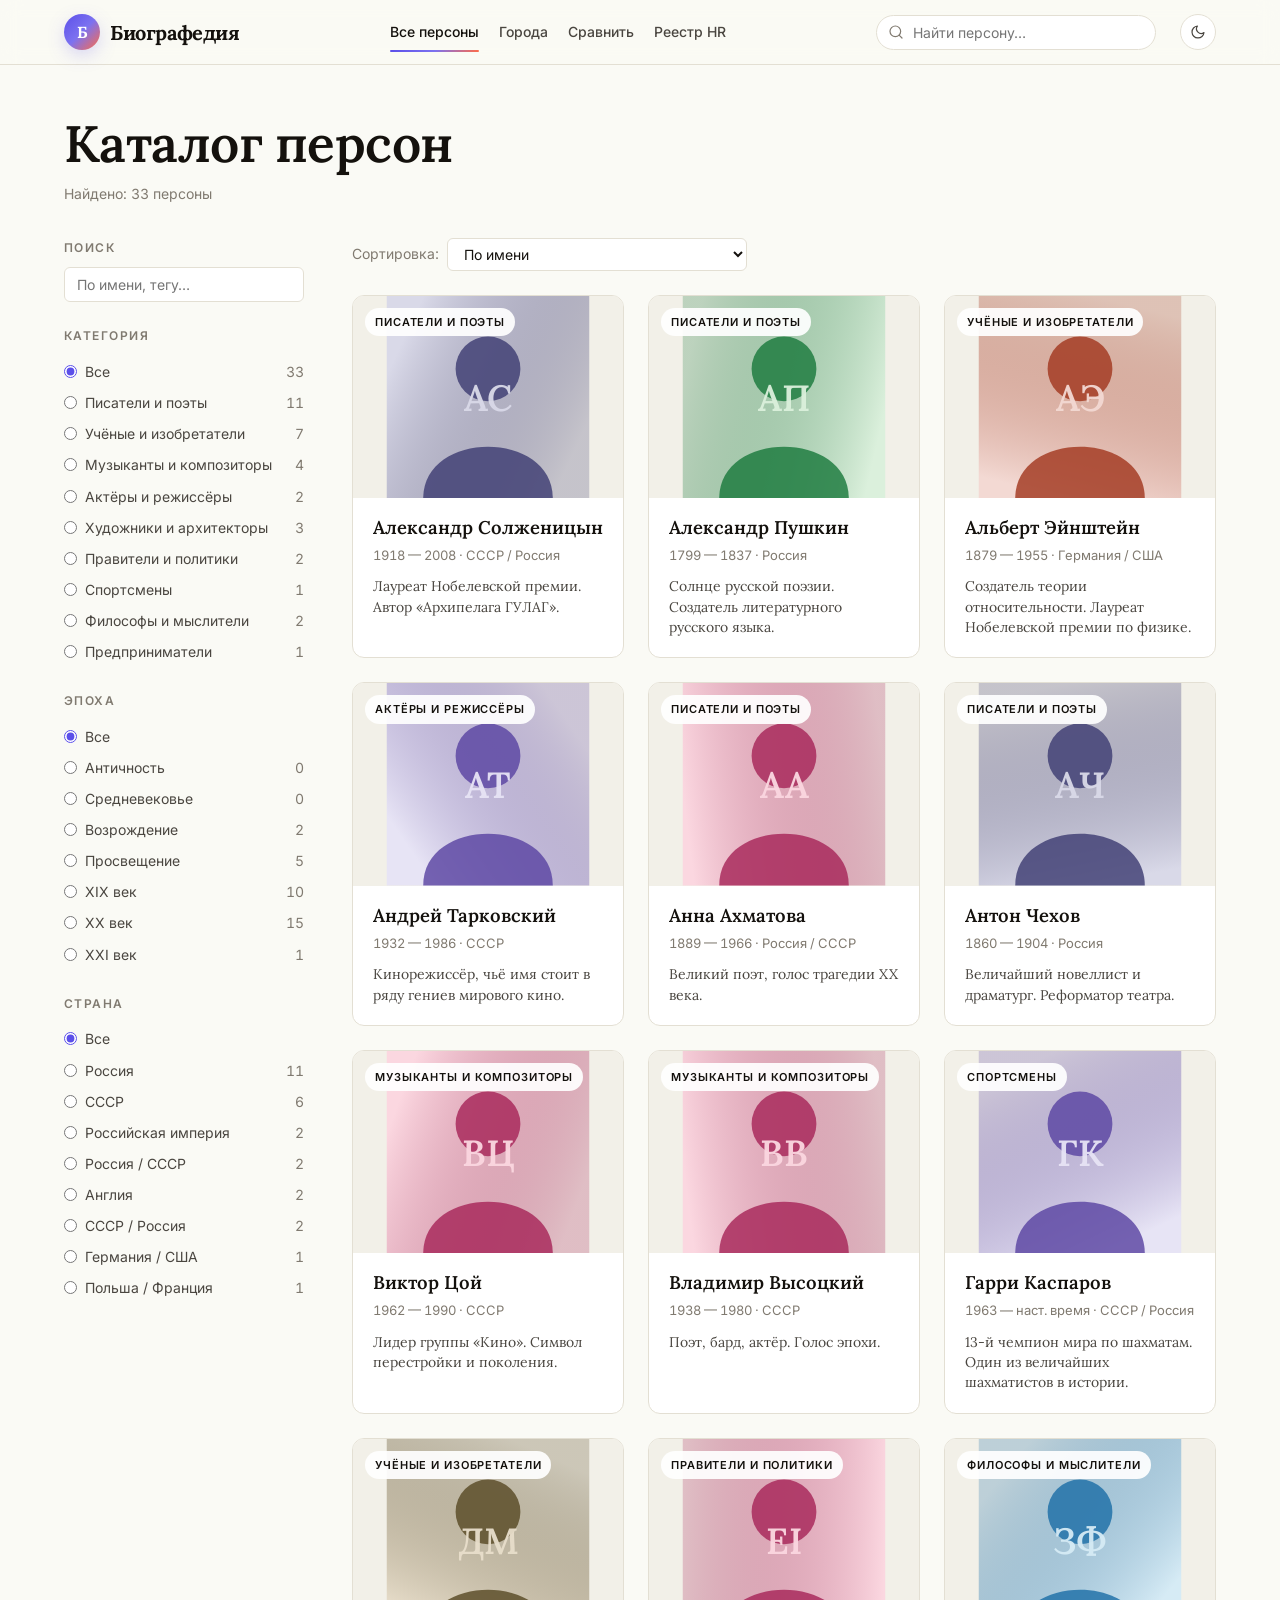
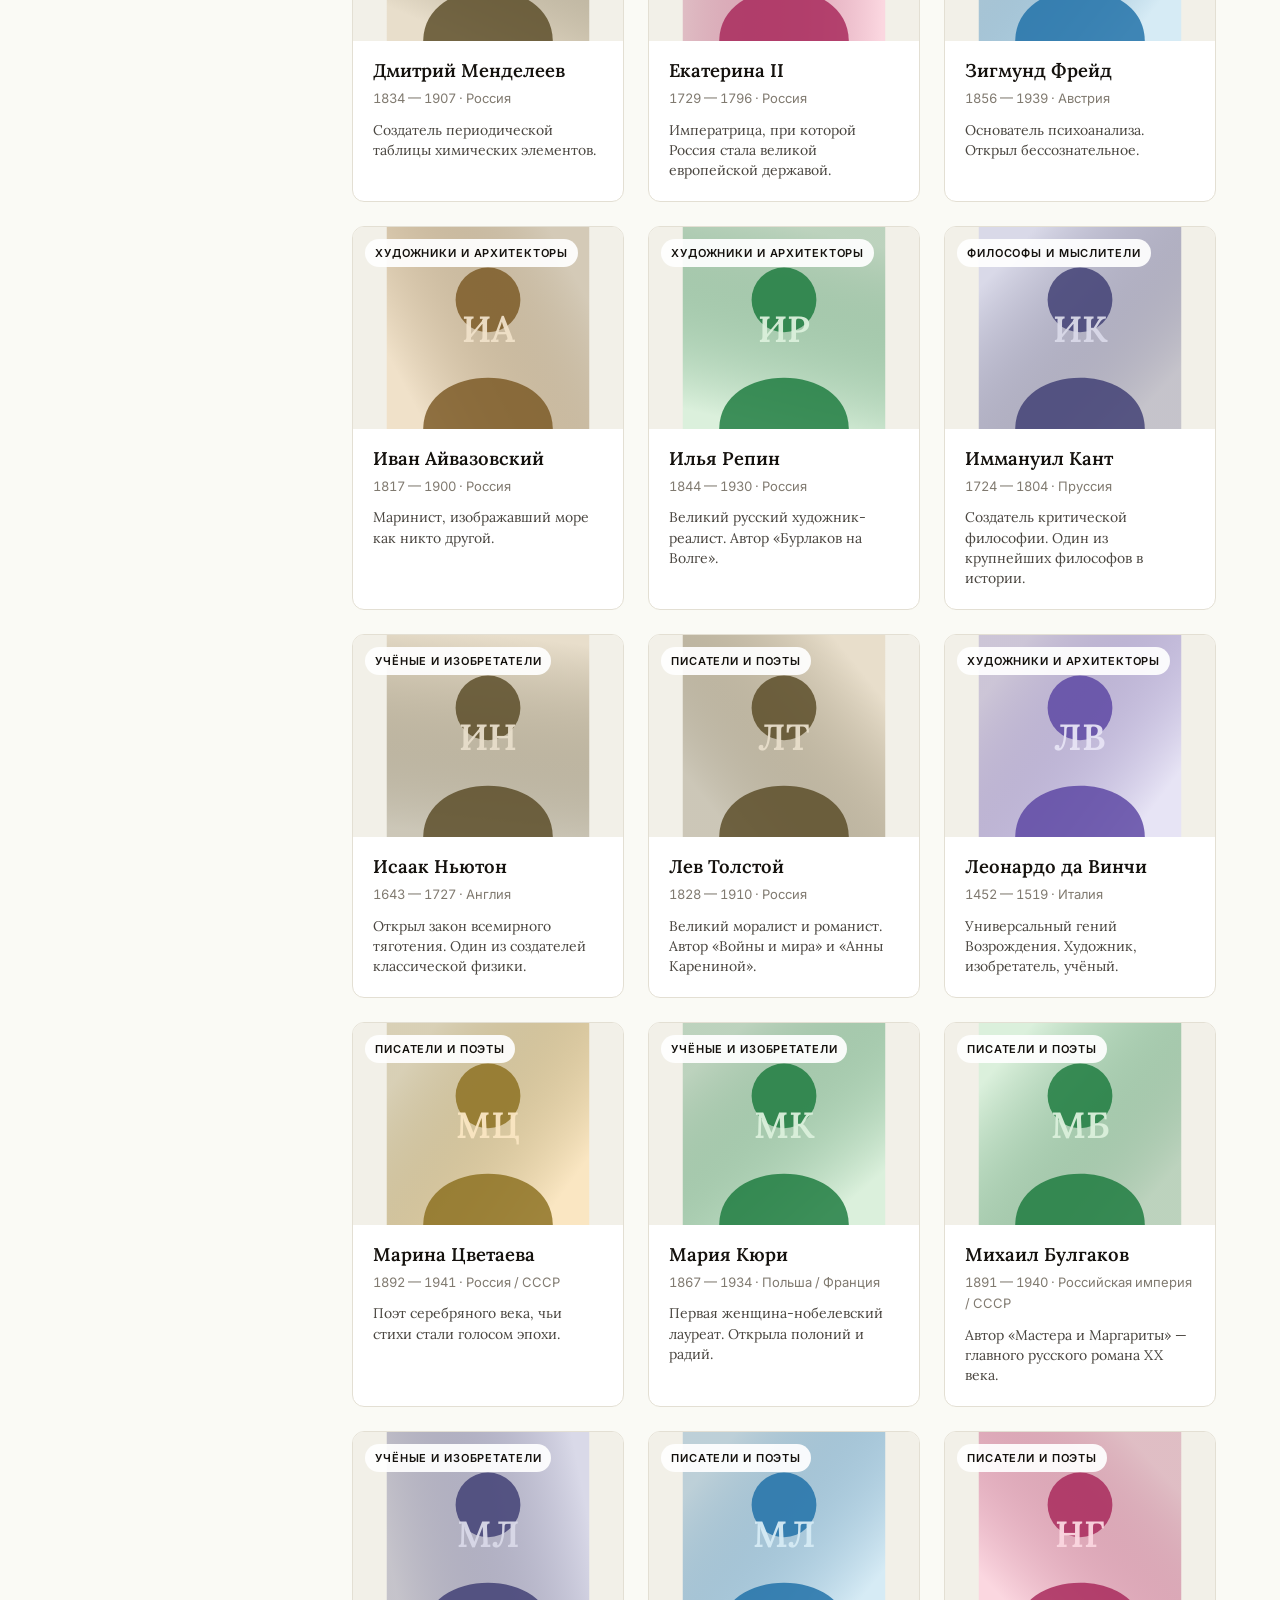
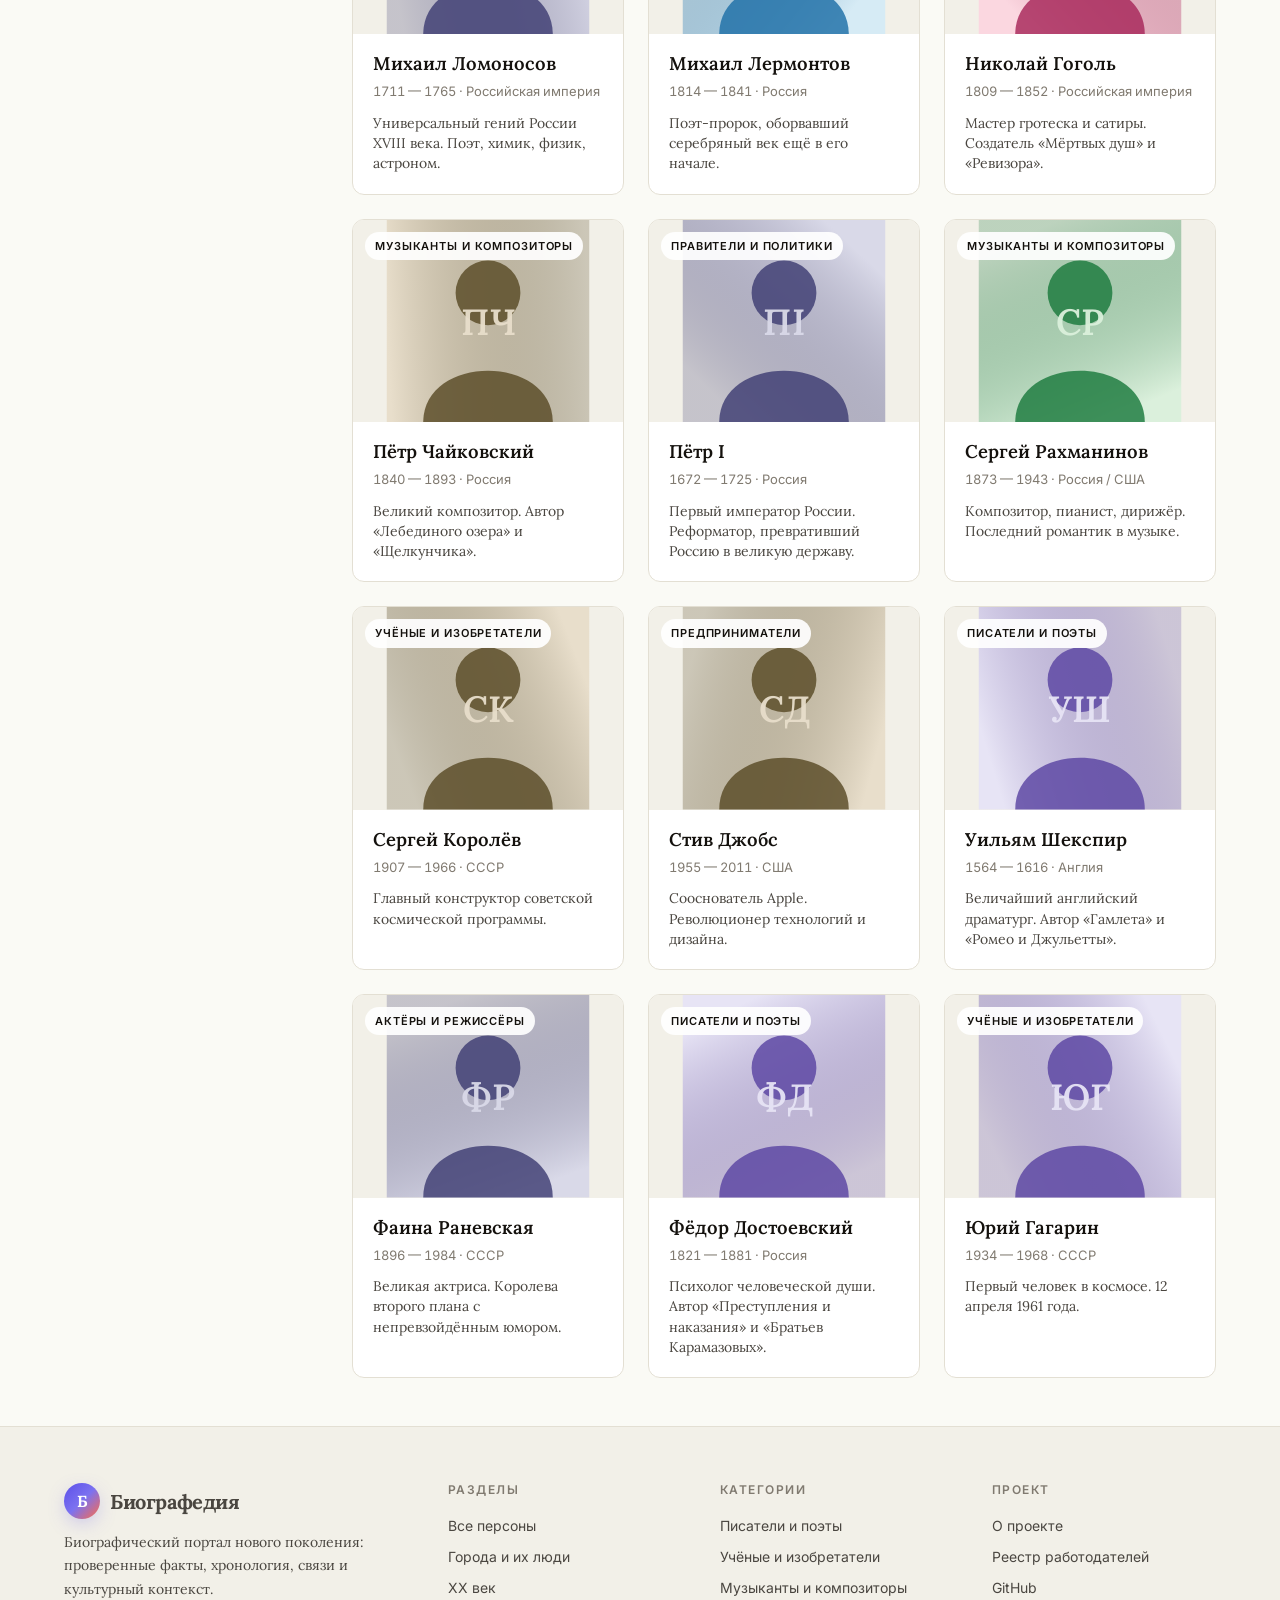
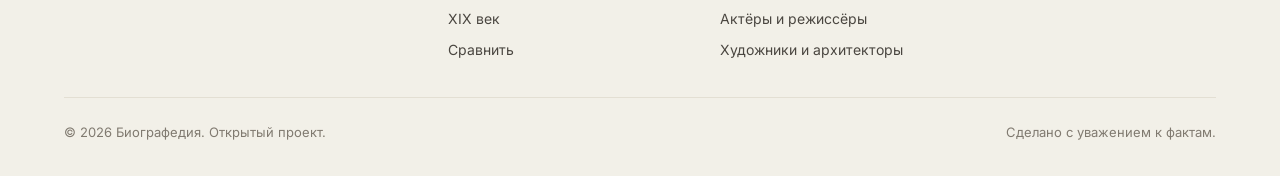
<file: catalog.html>
<!doctype html>
<html lang="ru">
<head>
<meta charset="utf-8">
<meta name="viewport" content="width=device-width, initial-scale=1, viewport-fit=cover">
<title>Каталог персон — Биографедия</title>
<meta name="description" content="Каталог биографий: фильтр по категориям, эпохам, странам и поисковому запросу.">
<meta name="theme-color" content="#FAFAF5">
<link rel="manifest" href="/manifest.json">
<link rel="icon" type="image/svg+xml" href="/assets/icons/favicon.svg">
<link rel="preconnect" href="https://fonts.googleapis.com">
<link rel="preconnect" href="https://fonts.gstatic.com" crossorigin>
<link rel="stylesheet" href="https://fonts.googleapis.com/css2?family=Inter:wght@400;500;600;700&family=Lora:ital,wght@0,400;0,500;0,600;0,700;1,400&display=swap">
<link rel="stylesheet" href="/assets/css/style.css">
</head>
<body>

<header class="site-header"><div class="site-header__inner"></div></header>

<main>
  <div class="container">
    <section class="catalog">
      <header class="catalog__head">
        <h1 class="catalog__title" id="cat-title">Каталог персон</h1>
        <div class="catalog__count" id="cat-count">—</div>
      </header>

      <div class="catalog__layout">
        <aside class="filters" id="filters"></aside>

        <div>
          <div class="sort">
            <label for="sort-select">Сортировка:</label>
            <select id="sort-select">
              <option value="name">По имени</option>
              <option value="birth-asc">По дате рождения (старые → новые)</option>
              <option value="birth-desc">По дате рождения (новые → старые)</option>
              <option value="era">По эпохе</option>
            </select>
          </div>
          <div class="cards" id="results"></div>
        </div>
      </div>
    </section>
  </div>
</main>

<footer class="site-footer">
  <div class="container">
    <div class="site-footer__inner"></div>
    <div class="site-footer__bottom"></div>
  </div>
</footer>

<script src="/assets/js/main.js"></script>
<script>
(async () => {
  await BG.loadData();
  BG.mountHeader('catalog');
  BG.mountFooter();

  const params = new URLSearchParams(location.search);
  const filters = {
    cat: params.get('cat') || '',
    era: params.get('era') || '',
    country: params.get('country') || '',
    q: params.get('q') || '',
  };

  const renderFilters = () => {
    const people = BG.state.data.people;
    const countByCat = {};
    const countByEra = {};
    const countByCountry = {};
    people.forEach(p => {
      countByCat[p.category] = (countByCat[p.category] || 0) + 1;
      countByEra[p.era] = (countByEra[p.era] || 0) + 1;
      countByCountry[p.country] = (countByCountry[p.country] || 0) + 1;
    });

    const filtersEl = document.getElementById('filters');
    filtersEl.innerHTML = `
      <div class="filter-group">
        <div class="filter-group__title">Поиск</div>
        <div style="position:relative">
          <input type="search" placeholder="По имени, тегу…" value="${BG.escapeHtml(filters.q)}" id="f-q"
                 style="width:100%; padding:8px 12px; border:1px solid var(--line); border-radius:6px; background:var(--bg-elevated); color:var(--ink); font-family:inherit; font-size:14px; outline:none">
        </div>
      </div>

      <div class="filter-group">
        <div class="filter-group__title">Категория</div>
        <ul class="filter-list">
          <li><label><input type="radio" name="cat" value="" ${!filters.cat ? 'checked' : ''}> <span>Все</span> <span class="count" style="margin-left:auto">${people.length}</span></label></li>
          ${BG.state.data.categories.map(c => `
            <li><label><input type="radio" name="cat" value="${c.id}" ${filters.cat === c.id ? 'checked' : ''}> <span>${BG.escapeHtml(c.name)}</span> <span class="count" style="margin-left:auto">${countByCat[c.id] || 0}</span></label></li>
          `).join('')}
        </ul>
      </div>

      <div class="filter-group">
        <div class="filter-group__title">Эпоха</div>
        <ul class="filter-list">
          <li><label><input type="radio" name="era" value="" ${!filters.era ? 'checked' : ''}> <span>Все</span></label></li>
          ${BG.state.data.eras.map(e => `
            <li><label><input type="radio" name="era" value="${e.id}" ${filters.era === e.id ? 'checked' : ''}> <span>${BG.escapeHtml(e.name)}</span> <span class="count" style="margin-left:auto">${countByEra[e.id] || 0}</span></label></li>
          `).join('')}
        </ul>
      </div>

      <div class="filter-group">
        <div class="filter-group__title">Страна</div>
        <ul class="filter-list">
          <li><label><input type="radio" name="country" value="" ${!filters.country ? 'checked' : ''}> <span>Все</span></label></li>
          ${Object.entries(countByCountry).sort((a,b) => b[1]-a[1]).slice(0, 8).map(([c, n]) => `
            <li><label><input type="radio" name="country" value="${BG.escapeHtml(c)}" ${filters.country === c ? 'checked' : ''}> <span>${BG.escapeHtml(c)}</span> <span class="count" style="margin-left:auto">${n}</span></label></li>
          `).join('')}
        </ul>
      </div>
    `;

    filtersEl.addEventListener('change', (e) => {
      if (e.target.name) {
        filters[e.target.name] = e.target.value;
        updateURL();
        renderResults();
      }
    });
    let qTimer;
    filtersEl.addEventListener('input', (e) => {
      if (e.target.id === 'f-q') {
        clearTimeout(qTimer);
        qTimer = setTimeout(() => { filters.q = e.target.value; updateURL(); renderResults(); }, 200);
      }
    });
  };

  const updateURL = () => {
    const u = new URL(location.href);
    ['cat', 'era', 'country', 'q'].forEach(k => {
      if (filters[k]) u.searchParams.set(k, filters[k]);
      else u.searchParams.delete(k);
    });
    history.replaceState({}, '', u);
  };

  const renderResults = () => {
    let list = BG.state.data.people.slice();
    if (filters.cat) list = list.filter(p => p.category === filters.cat);
    if (filters.era) list = list.filter(p => p.era === filters.era);
    if (filters.country) list = list.filter(p => p.country === filters.country);
    if (filters.q) {
      const q = filters.q.toLowerCase();
      list = list.filter(p => {
        const hay = `${p.name} ${p.shortName} ${p.tags.join(' ')} ${p.tagline} ${p.country} ${p.city}`.toLowerCase();
        return hay.includes(q);
      });
    }

    const sort = document.getElementById('sort-select').value;
    if (sort === 'name') list.sort((a, b) => a.name.localeCompare(b.name, 'ru'));
    else if (sort === 'birth-asc') list.sort((a, b) => a.birth.localeCompare(b.birth));
    else if (sort === 'birth-desc') list.sort((a, b) => b.birth.localeCompare(a.birth));
    else if (sort === 'era') {
      const eraOrder = Object.fromEntries(BG.state.data.eras.map((e, i) => [e.id, i]));
      list.sort((a, b) => (eraOrder[a.era] ?? 99) - (eraOrder[b.era] ?? 99));
    }

    // title
    const cat = BG.state.data.categories.find(c => c.id === filters.cat);
    const era = BG.state.data.eras.find(e => e.id === filters.era);
    const parts = [];
    if (cat) parts.push(cat.name);
    if (era) parts.push(era.name);
    if (filters.country) parts.push(filters.country);
    if (filters.q) parts.push(`«${filters.q}»`);
    document.getElementById('cat-title').textContent = parts.length ? parts.join(' · ') : 'Каталог персон';
    document.title = (parts.length ? parts.join(' · ') : 'Каталог персон') + ' · Биографедия';

    const cnt = list.length;
    const word = cnt % 10 === 1 && cnt % 100 !== 11 ? 'персона' : (cnt % 10 >= 2 && cnt % 10 <= 4 && (cnt % 100 < 12 || cnt % 100 > 14) ? 'персоны' : 'персон');
    document.getElementById('cat-count').textContent = `Найдено: ${cnt} ${word}`;

    const results = document.getElementById('results');
    if (!list.length) {
      results.outerHTML = '<div class="cards" id="results"><div class="empty-state" style="grid-column:1/-1"><h3>Ничего не нашлось</h3><p>Попробуйте сбросить фильтры или изменить поисковый запрос.</p></div></div>';
      return;
    }
    results.outerHTML = `<div class="cards" id="results">${list.map(BG.personCard).join('')}</div>`;
  };

  renderFilters();
  document.getElementById('sort-select').addEventListener('change', renderResults);
  renderResults();
})();
</script>
</body>
</html>
</file>
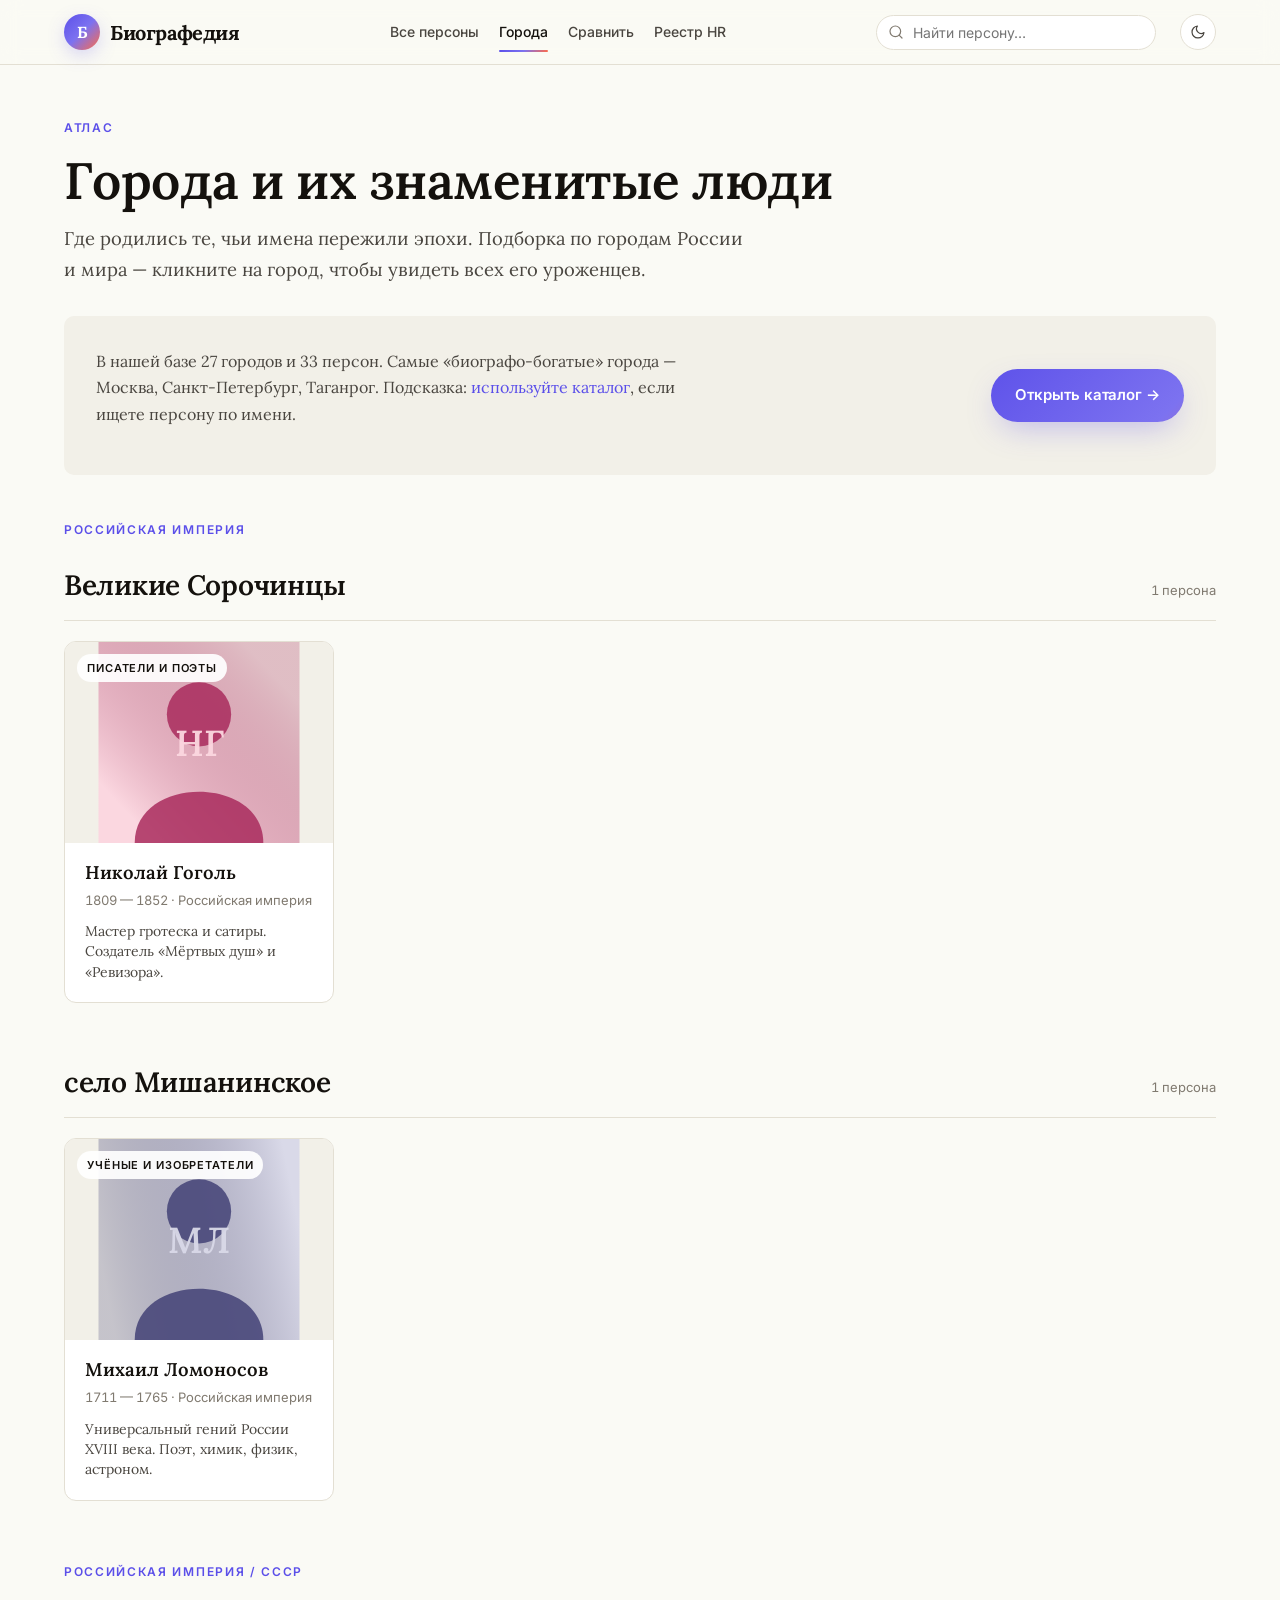
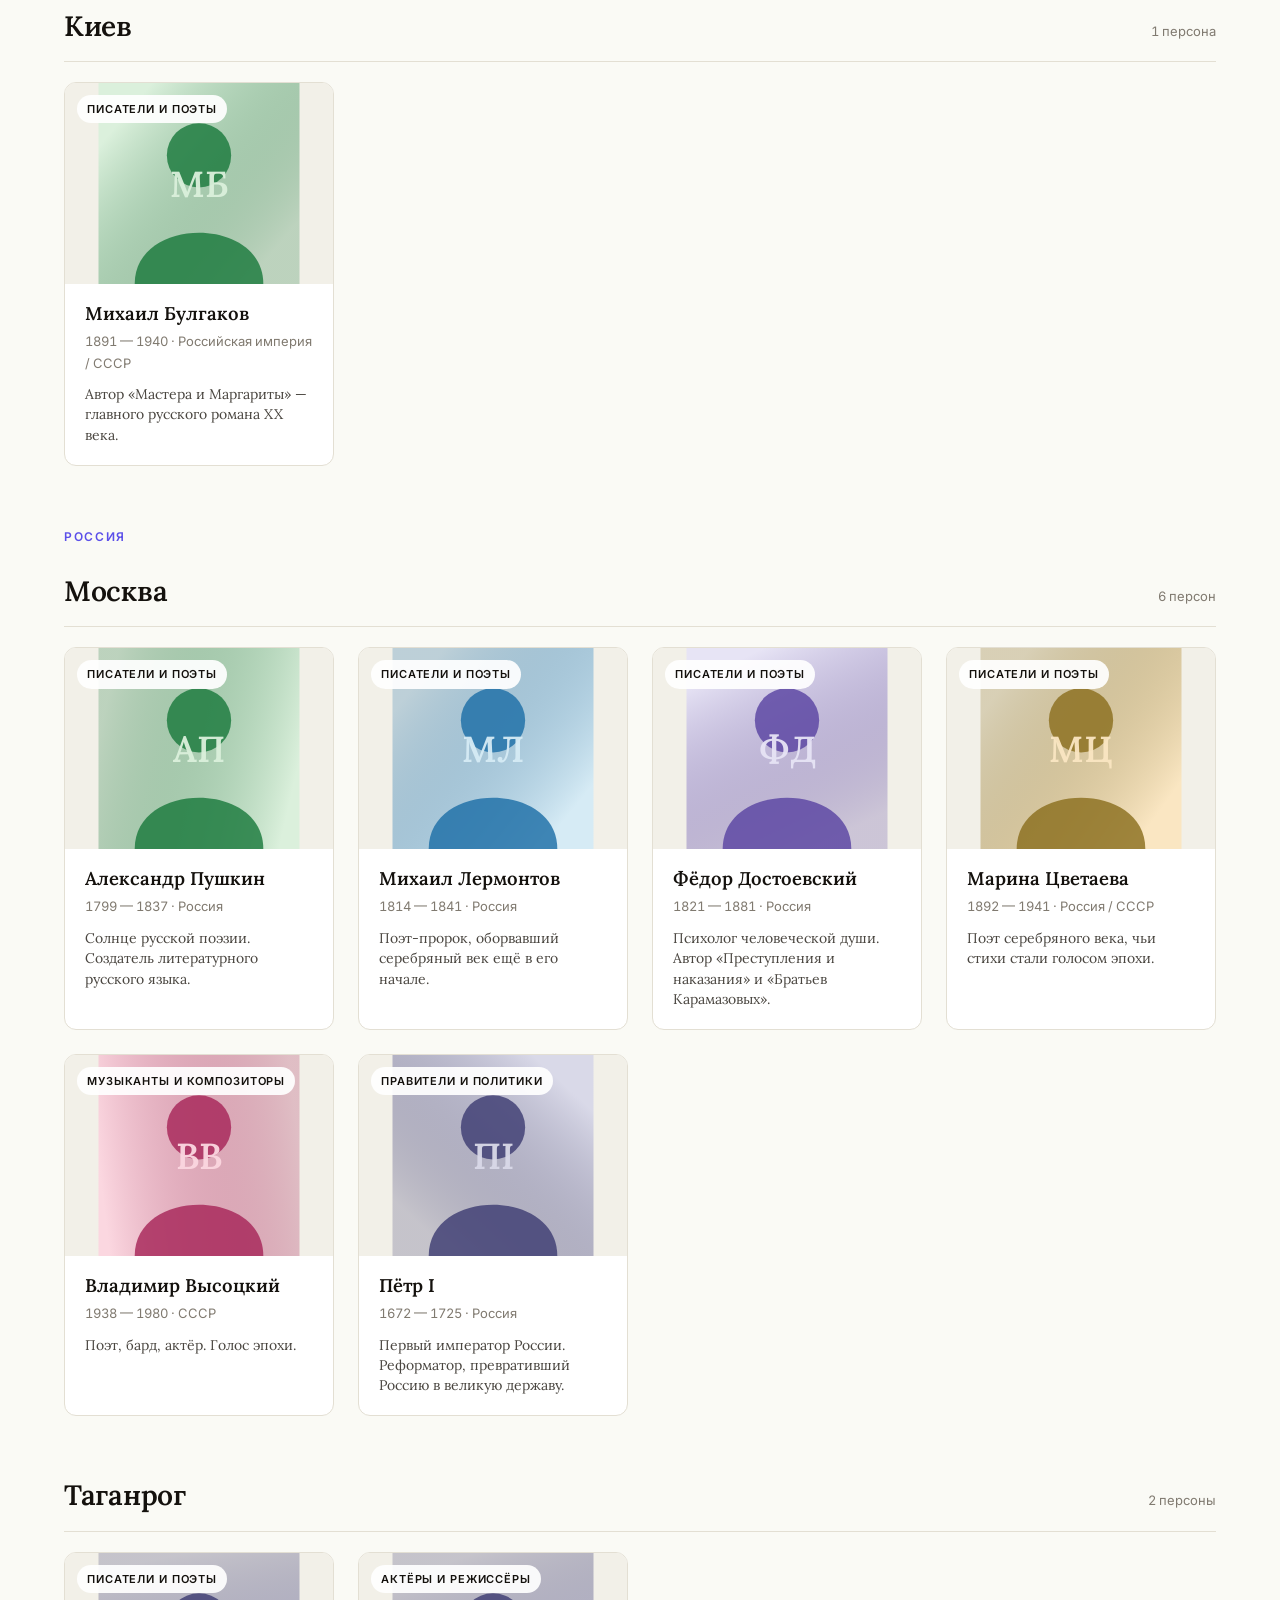
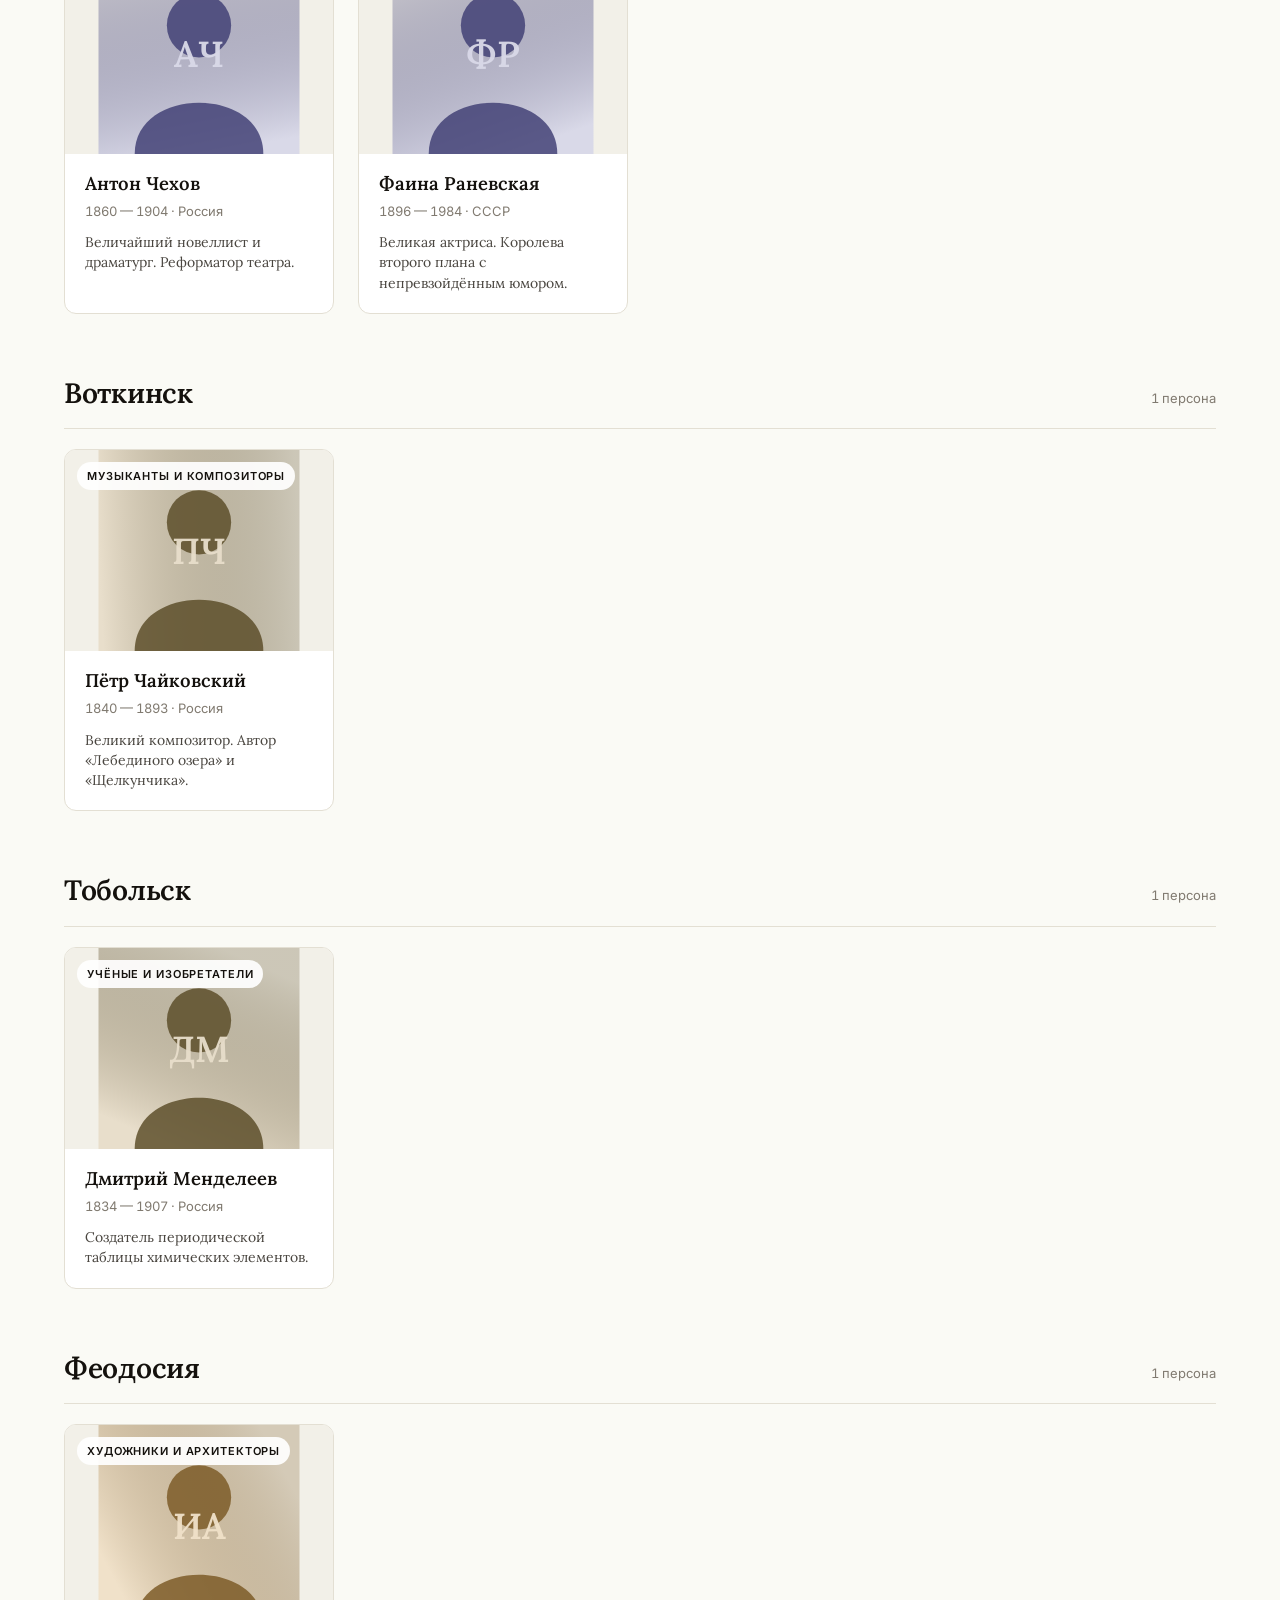
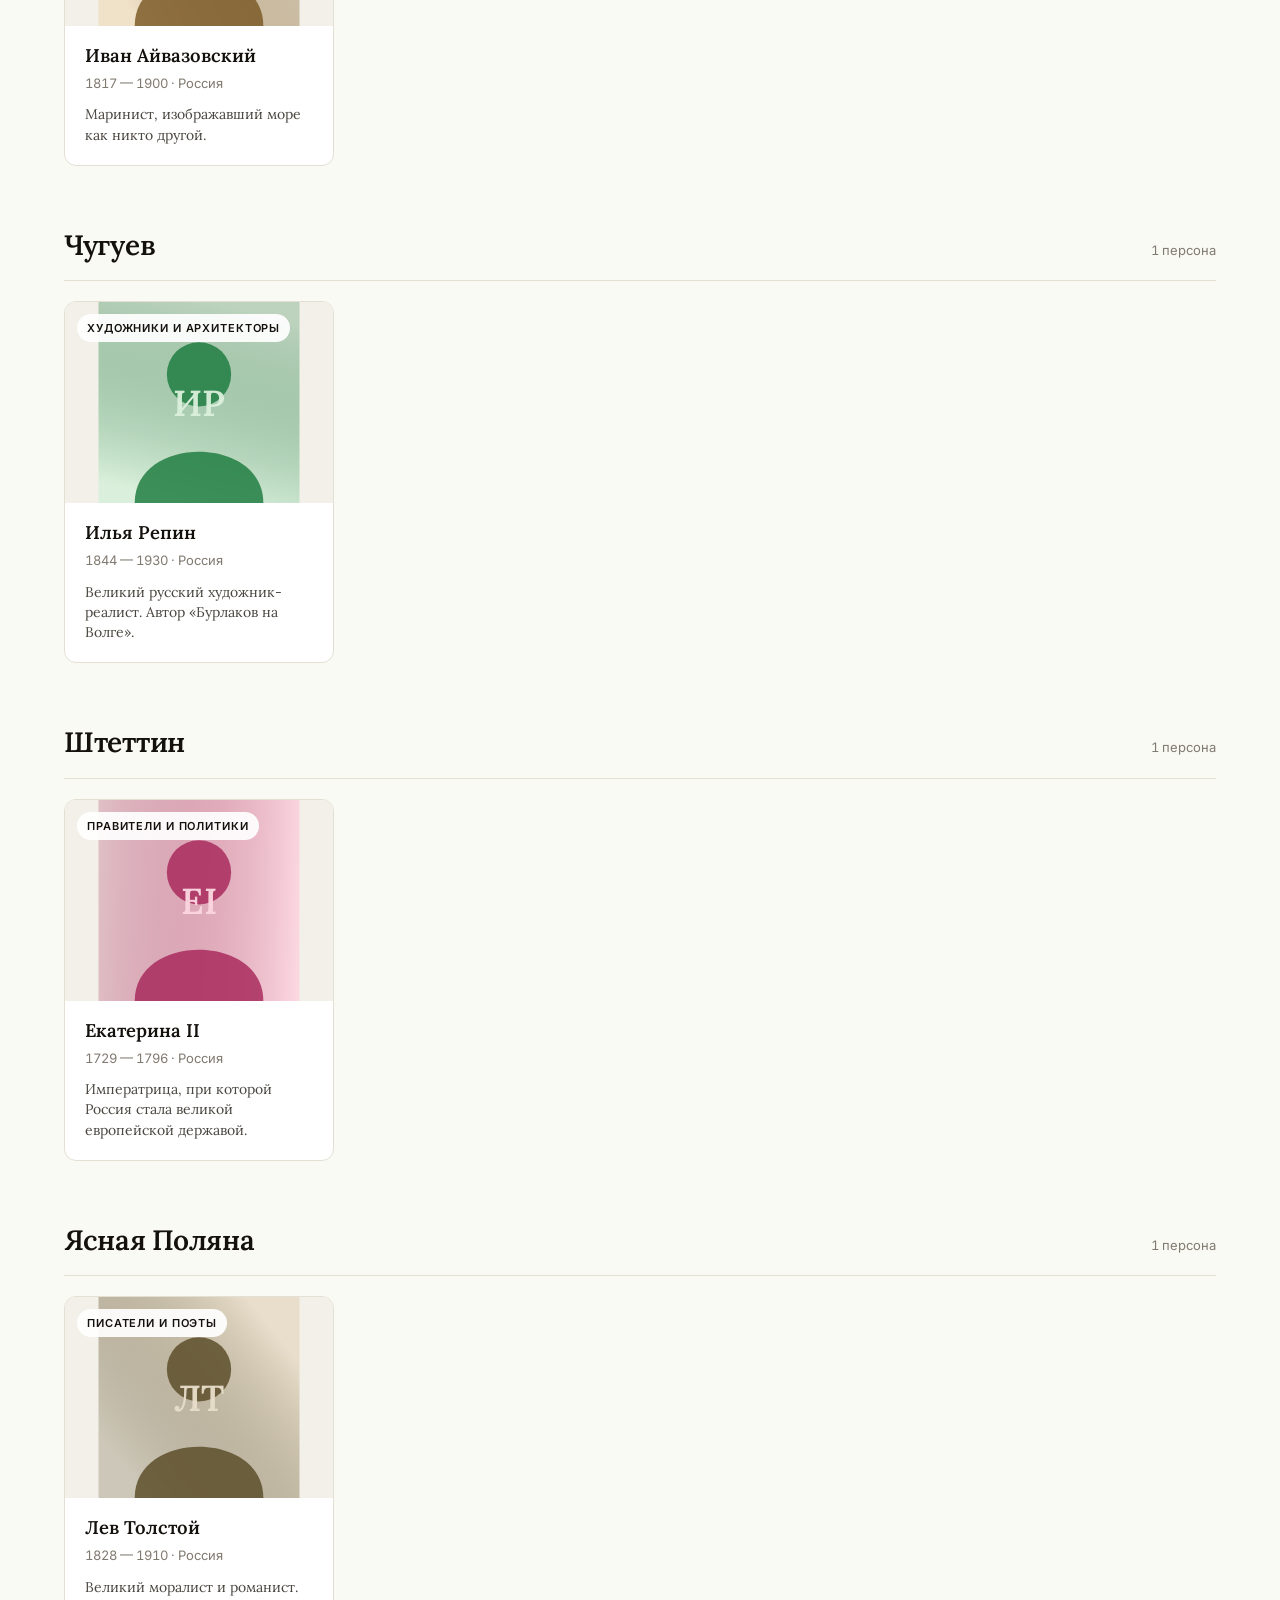
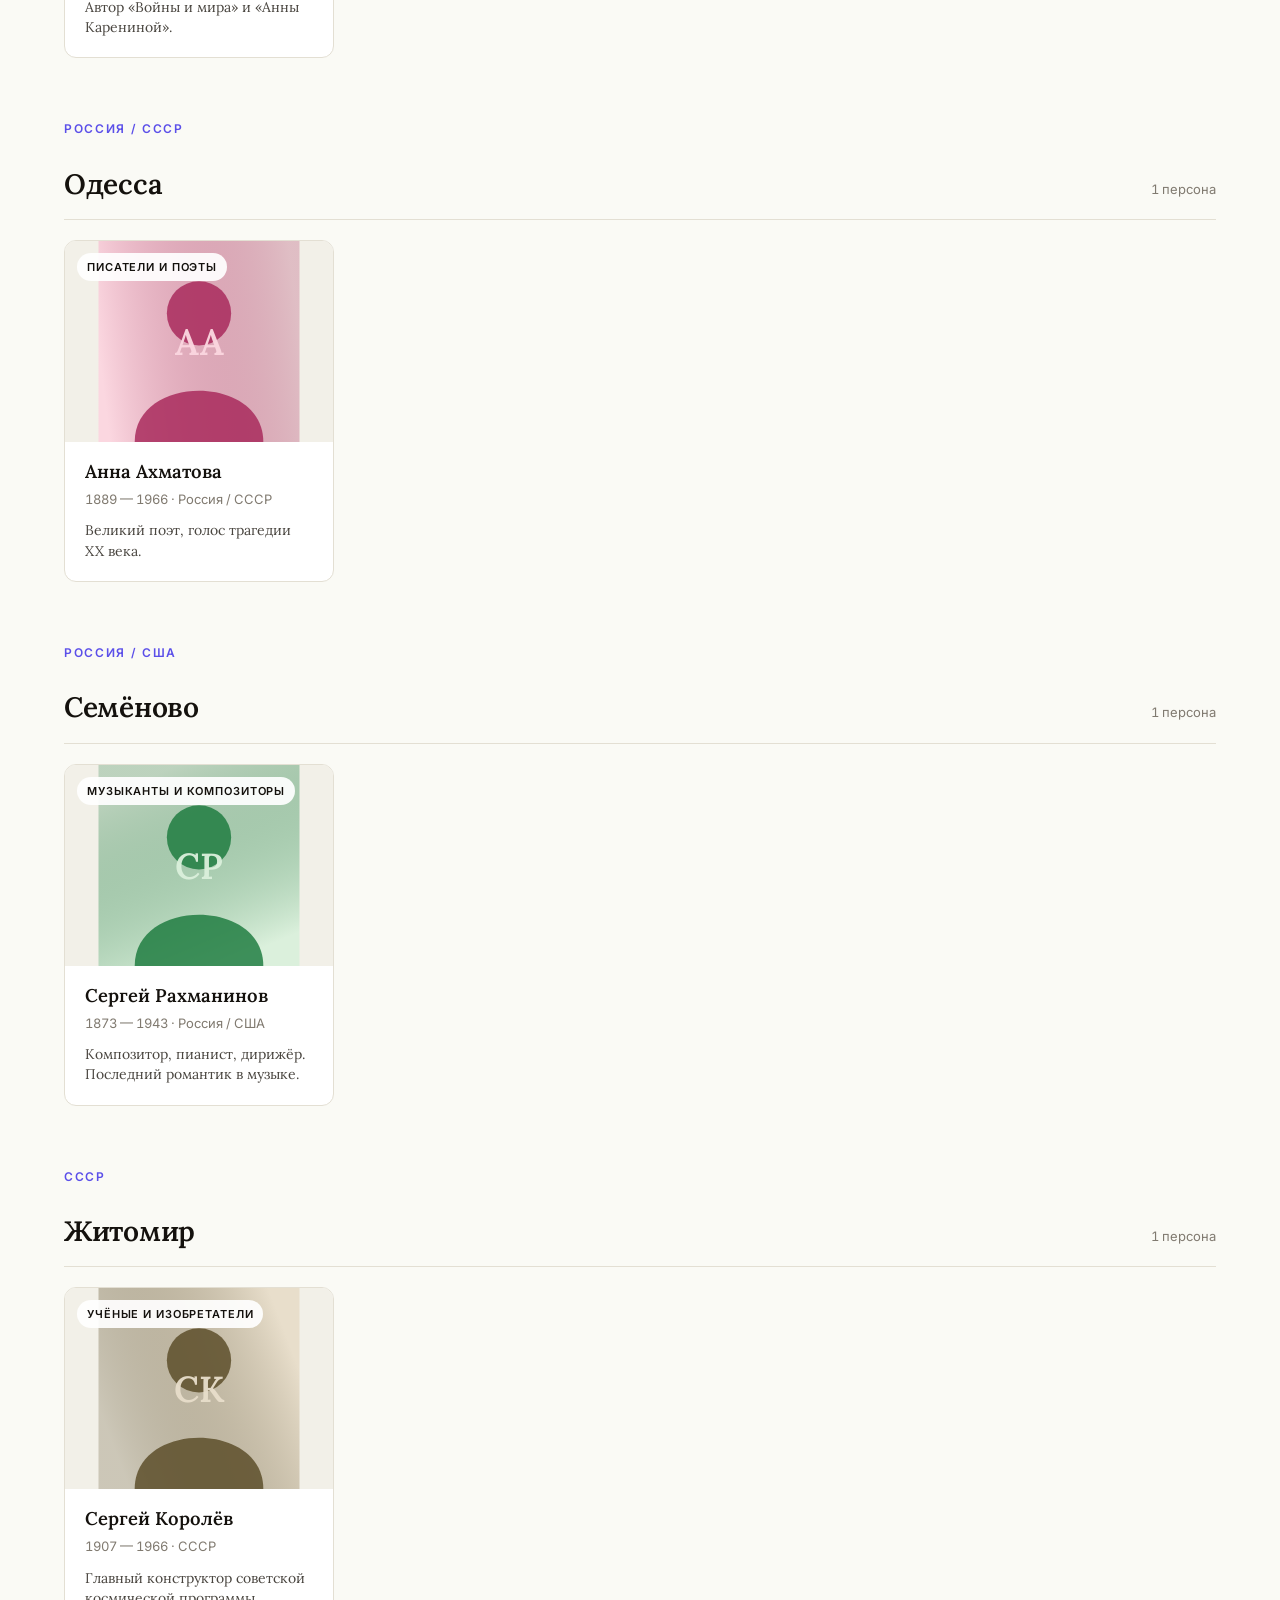
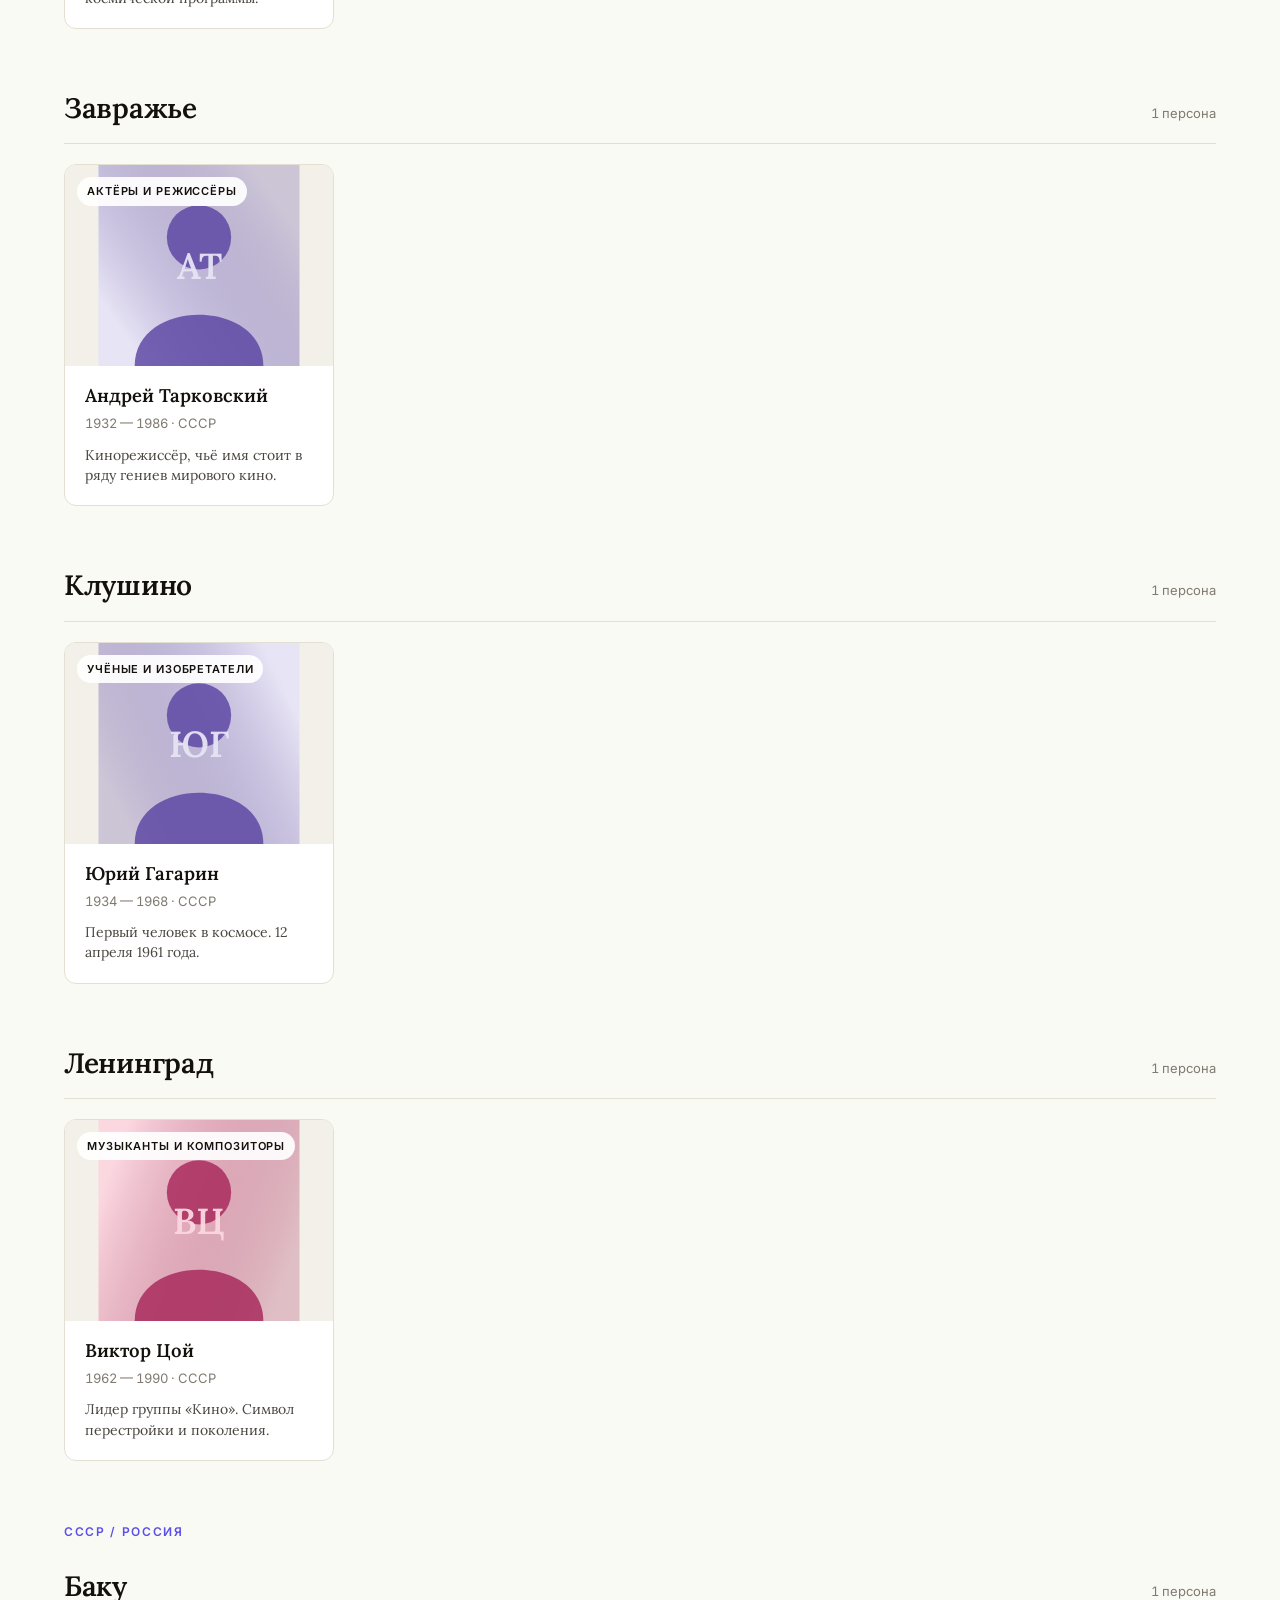
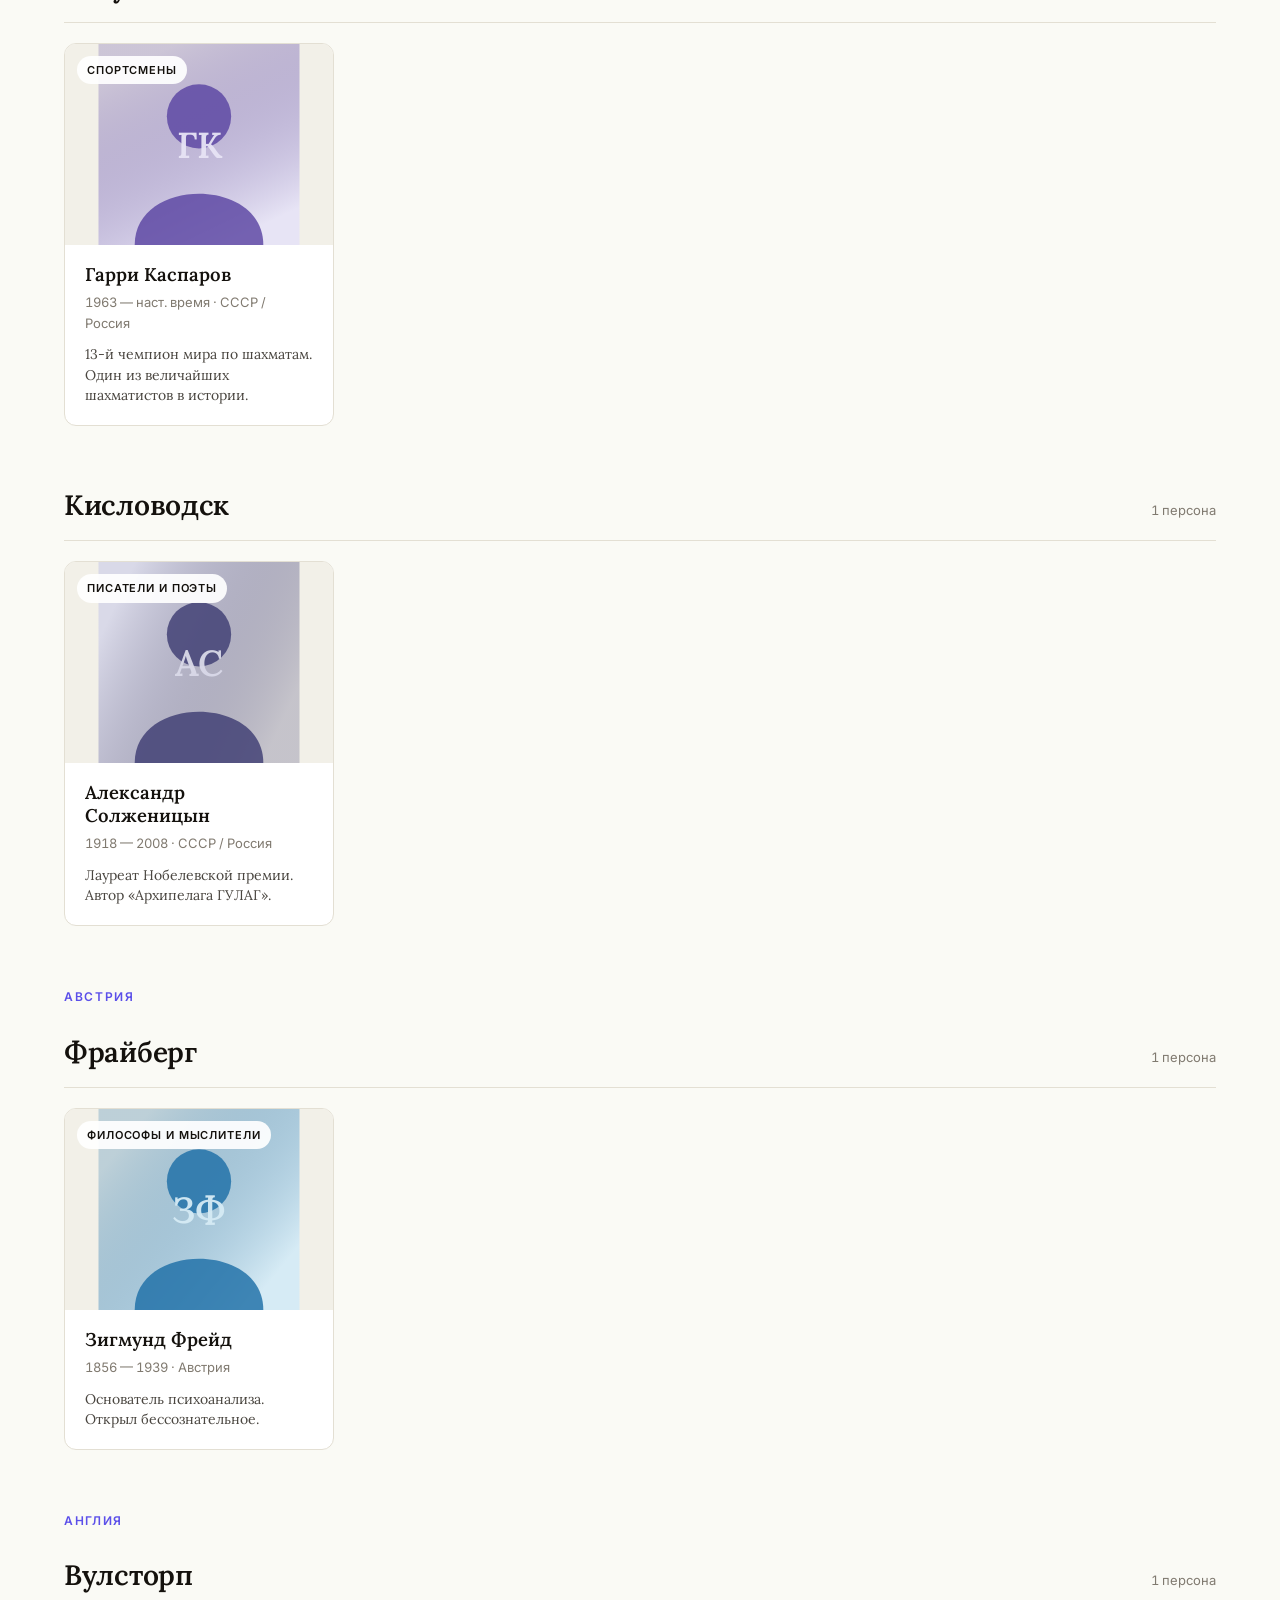
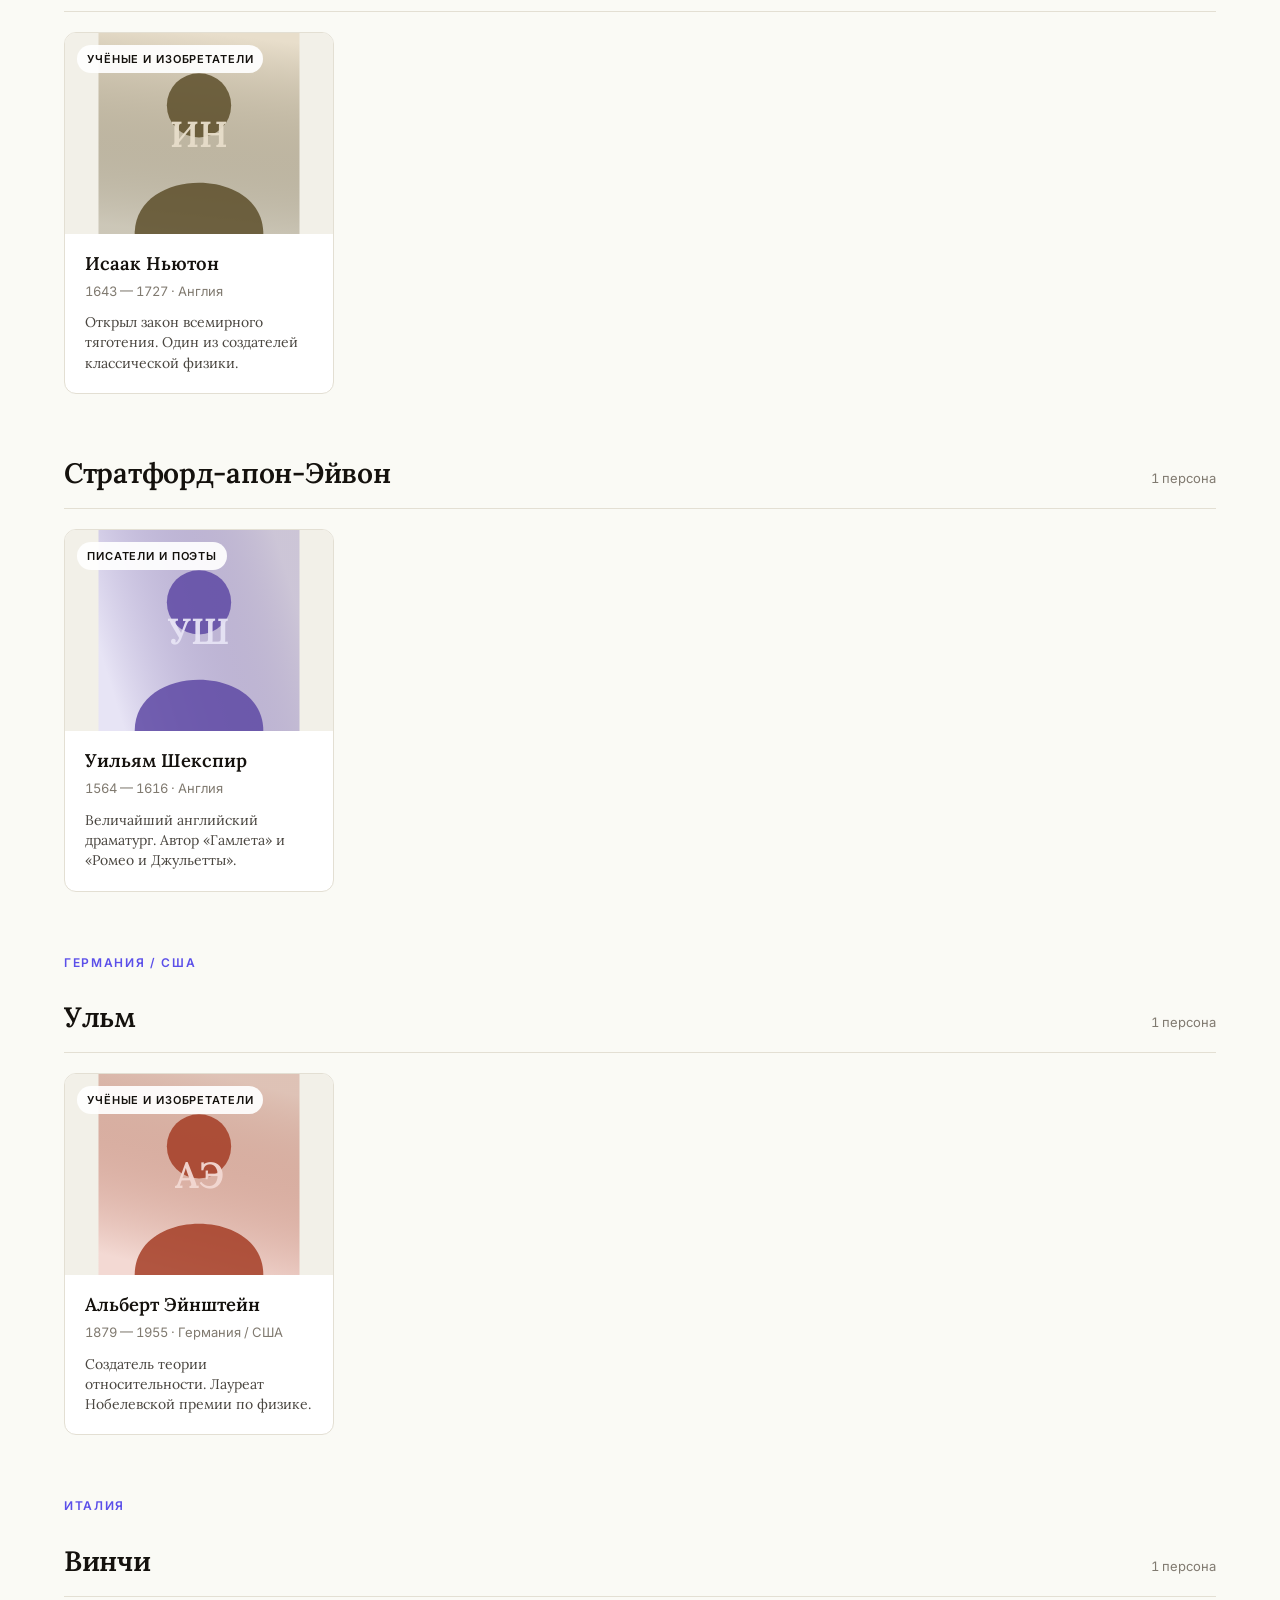
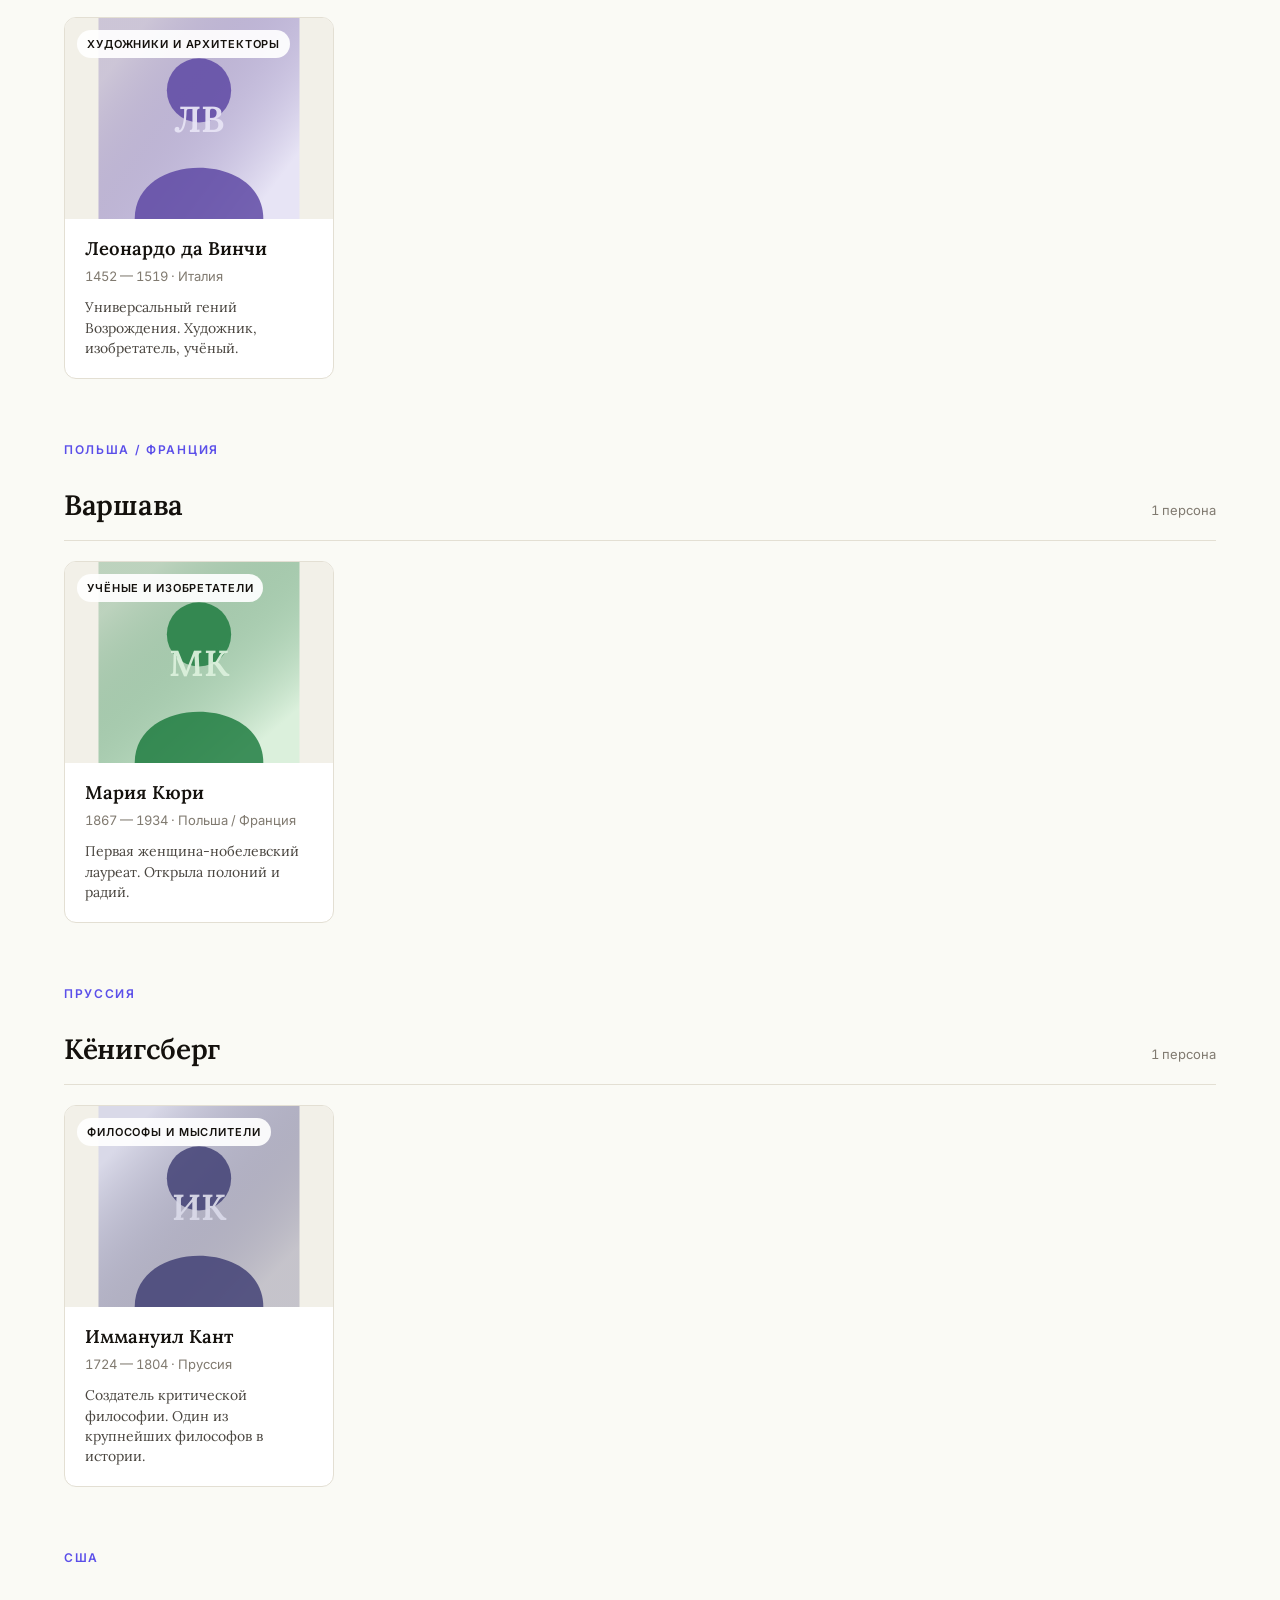
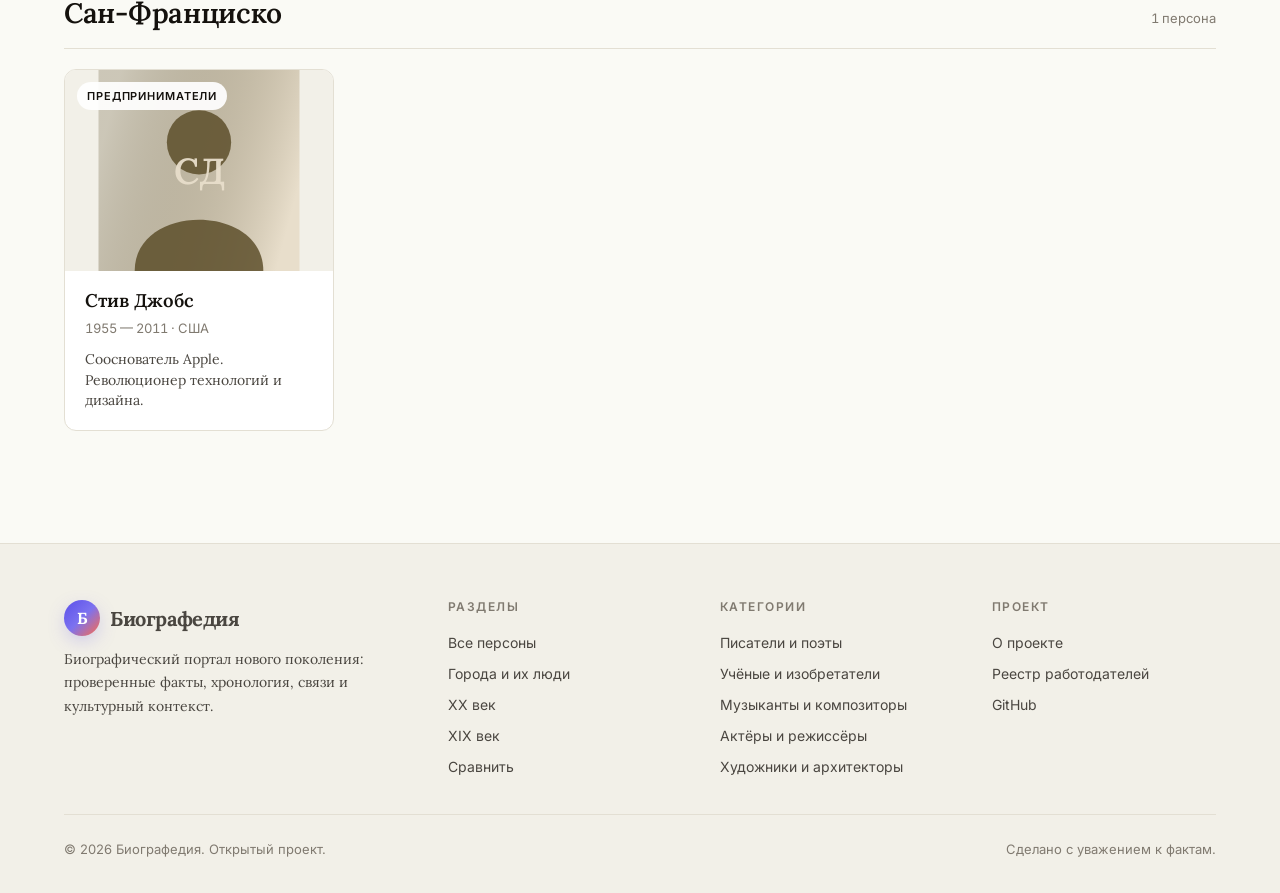
<file: cities.html>
<!doctype html>
<html lang="ru">
<head>
<meta charset="utf-8">
<meta name="viewport" content="width=device-width, initial-scale=1, viewport-fit=cover">
<title>Города и их знаменитые люди — Биографедия</title>
<meta name="description" content="Атлас рождений: где появились на свет великие люди. Подборка по городам России и мира.">
<meta name="theme-color" content="#FAFAF5">
<link rel="canonical" href="https://biograpedia.ru/cities.html">
<link rel="manifest" href="/manifest.json">
<link rel="icon" type="image/svg+xml" href="/assets/icons/favicon.svg">
<link rel="preconnect" href="https://fonts.googleapis.com">
<link rel="preconnect" href="https://fonts.gstatic.com" crossorigin>
<link rel="stylesheet" href="https://fonts.googleapis.com/css2?family=Inter:wght@400;500;600;700&family=Lora:ital,wght@0,400;0,500;0,600;0,700;1,400&display=swap">
<link rel="stylesheet" href="/assets/css/style.css">
<style>
  .city-block {
    margin-bottom: 56px;
  }
  .city-block__head {
    display: flex;
    align-items: baseline;
    gap: 16px;
    padding-bottom: 12px;
    margin-bottom: 20px;
    border-bottom: 1px solid var(--line);
  }
  .city-block__name {
    font-family: var(--serif);
    font-size: 1.75rem;
    font-weight: 600;
    color: var(--ink);
    text-decoration: none;
    letter-spacing: -0.01em;
  }
  .city-block__name:hover { color: var(--accent); }
  .city-block__country { color: var(--ink-mute); font-size: 14px; }
  .city-block__count {
    margin-left: auto;
    font-size: 13px;
    color: var(--ink-mute);
    font-variant-numeric: tabular-nums;
  }
  .country-section {
    margin-bottom: 64px;
  }
  .country-section h2 {
    font-size: 12px;
    letter-spacing: 0.14em;
    text-transform: uppercase;
    color: var(--accent);
    font-weight: 600;
    margin-bottom: 24px;
    font-family: var(--sans);
  }
  .city-tip {
    background: var(--bg-muted);
    border-radius: 10px;
    padding: 32px;
    margin-bottom: 48px;
    display: grid;
    grid-template-columns: 1fr auto;
    gap: 24px;
    align-items: center;
  }
  .city-tip p { font-family: var(--serif); color: var(--ink-soft); max-width: 60ch; }
  @media (max-width: 640px) {
    .city-tip { grid-template-columns: 1fr; }
  }
</style>
</head>
<body>

<header class="site-header"><div class="site-header__inner"></div></header>

<main>
  <div class="container" style="padding-top:48px; padding-bottom:48px">

    <header style="margin-bottom:32px">
      <span style="display:inline-block; font-size:12px; letter-spacing:0.14em; text-transform:uppercase; color:var(--accent); font-weight:600; margin-bottom:12px">Атлас</span>
      <h1 style="margin-bottom:12px">Города и их знаменитые люди</h1>
      <p style="font-family:var(--serif); font-size:1.15rem; color:var(--ink-soft); max-width:62ch">
        Где родились те, чьи имена пережили эпохи. Подборка по городам России и мира — кликните на город, чтобы увидеть всех его уроженцев.
      </p>
    </header>

    <div id="cities-content"></div>
  </div>
</main>

<footer class="site-footer">
  <div class="container">
    <div class="site-footer__inner"></div>
    <div class="site-footer__bottom"></div>
  </div>
</footer>

<script src="/assets/js/main.js"></script>
<script>
(async () => {
  await BG.loadData();
  BG.mountHeader('cities');
  BG.mountFooter();

  // group cities by country
  const cityList = Object.entries(BG.state.byCity).map(([key, people]) => {
    const meta = BG.state.cityMeta[key];
    return { key, name: meta.name, country: meta.country, people };
  });

  // sort: by country (Russia first), then by count desc, then by name
  const isRussia = (c) => /Росси|СССР|Российская|РСФСР/.test(c);
  const russiaCountries = ['Россия', 'СССР', 'Российская империя', 'Россия / СССР', 'СССР / Россия', 'Российская империя / СССР'];
  const byCountry = {};
  cityList.forEach(c => {
    (byCountry[c.country] = byCountry[c.country] || []).push(c);
  });

  // Sort countries: Russian first, then alphabetical
  const countries = Object.keys(byCountry).sort((a, b) => {
    const ra = isRussia(a) ? 0 : 1;
    const rb = isRussia(b) ? 0 : 1;
    if (ra !== rb) return ra - rb;
    return a.localeCompare(b, 'ru');
  });

  const root = document.getElementById('cities-content');

  // tip
  root.innerHTML = `
    <div class="city-tip">
      <p>В нашей базе ${cityList.length} городов и ${BG.state.data.people.length} персон. Самые «биографо-богатые» города — Москва, Санкт-Петербург, Таганрог. Подсказка: <a href="/catalog.html">используйте каталог</a>, если ищете персону по имени.</p>
      <a class="btn" href="/catalog.html">Открыть каталог →</a>
    </div>
  ` + countries.map(country => {
    const cities = byCountry[country].sort((a, b) => b.people.length - a.people.length || a.name.localeCompare(b.name, 'ru'));
    return `
      <section class="country-section">
        <h2>${BG.escapeHtml(country)}</h2>
        ${cities.map(c => {
          const word = c.people.length === 1 ? 'персона' : (c.people.length >= 2 && c.people.length <= 4 ? 'персоны' : 'персон');
          return `
            <div class="city-block">
              <div class="city-block__head">
                <a class="city-block__name" href="/city.html?slug=${c.key}">${BG.escapeHtml(c.name)}</a>
                <span class="city-block__count">${c.people.length} ${word}</span>
              </div>
              <div class="cards">${c.people.slice(0, 8).map(BG.personCard).join('')}</div>
              ${c.people.length > 8 ? `<div style="margin-top:16px; text-align:right"><a href="/city.html?slug=${c.key}">Все ${c.people.length} →</a></div>` : ''}
            </div>`;
        }).join('')}
      </section>`;
  }).join('');
})();
</script>
</body>
</html>
</file>
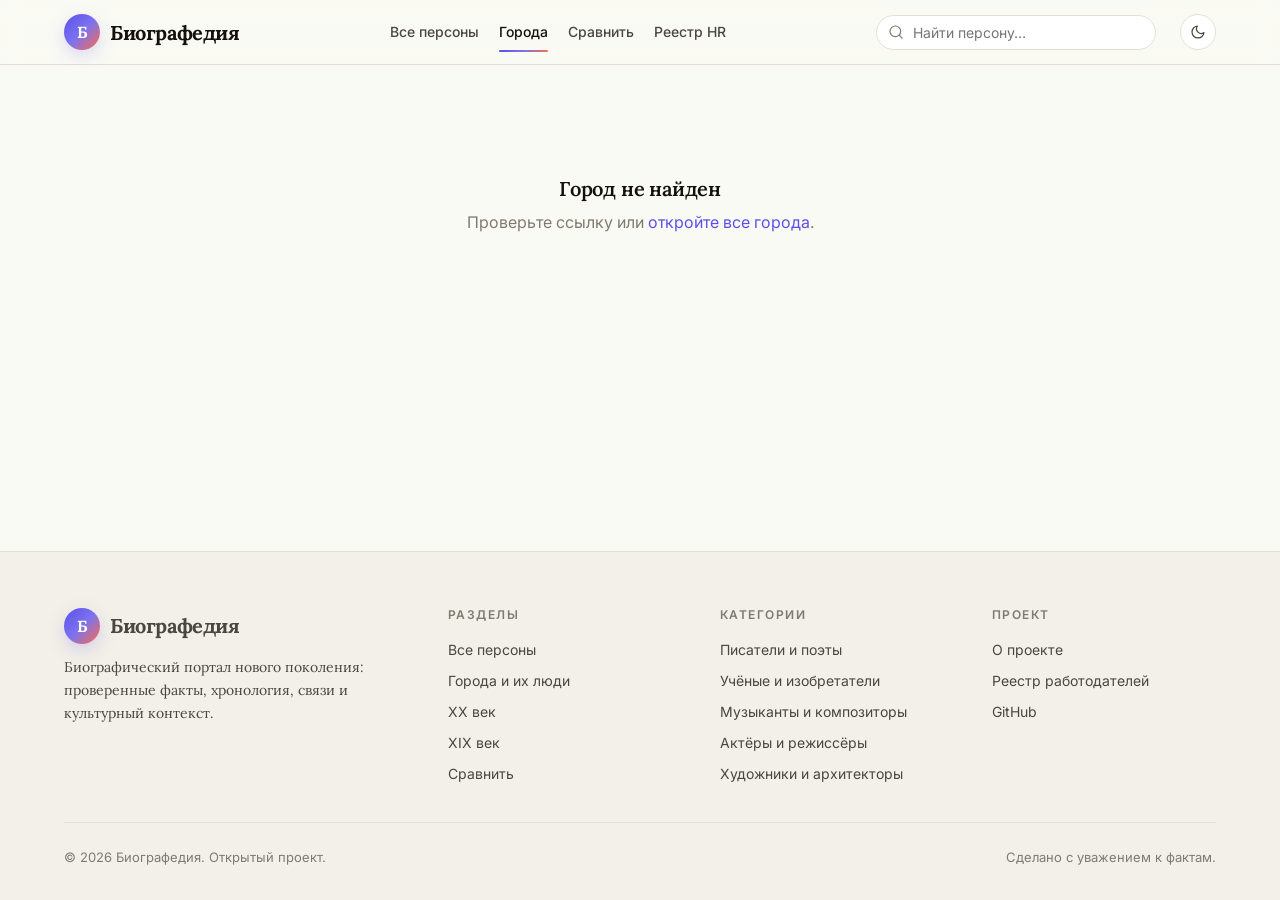
<file: city.html>
<!doctype html>
<html lang="ru">
<head>
<meta charset="utf-8">
<meta name="viewport" content="width=device-width, initial-scale=1, viewport-fit=cover">
<title id="page-title">Город — Биографедия</title>
<meta name="description" id="page-desc" content="Знаменитые уроженцы города.">
<meta name="theme-color" content="#FAFAF5">
<link rel="manifest" href="/manifest.json">
<link rel="icon" type="image/svg+xml" href="/assets/icons/favicon.svg">
<link rel="preconnect" href="https://fonts.googleapis.com">
<link rel="preconnect" href="https://fonts.gstatic.com" crossorigin>
<link rel="stylesheet" href="https://fonts.googleapis.com/css2?family=Inter:wght@400;500;600;700&family=Lora:ital,wght@0,400;0,500;0,600;0,700;1,400&display=swap">
<link rel="stylesheet" href="/assets/css/style.css">
<style>
  .city-hero {
    background: var(--bg-muted);
    border-radius: var(--radius-lg);
    padding: 40px 32px;
    margin-bottom: 32px;
    display: grid;
    grid-template-columns: 1fr auto;
    gap: 24px;
    align-items: end;
  }
  .city-hero h1 { font-size: clamp(2rem, 4vw, 3rem); line-height: 1.1; margin-bottom: 8px; }
  .city-hero__country { color: var(--ink-mute); font-family: var(--serif); font-size: 1.1rem; }
  .city-hero__stats {
    text-align: right;
  }
  .city-hero__num {
    font-family: var(--serif);
    font-size: 3rem;
    line-height: 1;
    color: var(--accent);
    font-variant-numeric: tabular-nums;
    font-weight: 700;
  }
  .city-hero__label {
    font-size: 12px;
    letter-spacing: 0.1em;
    text-transform: uppercase;
    color: var(--ink-mute);
    margin-top: 4px;
    font-weight: 600;
  }
  .city-cat-grid {
    display: grid;
    grid-template-columns: repeat(auto-fit, minmax(140px, 1fr));
    gap: 8px;
    margin-bottom: 32px;
  }
  .city-cat-chip {
    padding: 8px 12px;
    background: var(--bg-elevated);
    border: 1px solid var(--line);
    border-radius: 999px;
    font-size: 13px;
    color: var(--ink-soft);
    text-align: center;
  }
  .city-cat-chip strong { color: var(--ink); font-family: var(--serif); }
  @media (max-width: 640px) {
    .city-hero { grid-template-columns: 1fr; }
    .city-hero__stats { text-align: left; }
  }
</style>
</head>
<body>

<header class="site-header"><div class="site-header__inner"></div></header>

<main>
  <div class="container" style="padding-top:32px; padding-bottom:48px" id="root"></div>
</main>

<footer class="site-footer">
  <div class="container">
    <div class="site-footer__inner"></div>
    <div class="site-footer__bottom"></div>
  </div>
</footer>

<script src="/assets/js/main.js"></script>
<script>
(async () => {
  await BG.loadData();
  BG.mountHeader('cities');
  BG.mountFooter();

  const slug = new URLSearchParams(location.search).get('slug');
  const people = BG.state.byCity[slug] || [];
  const meta = BG.state.cityMeta[slug];
  const root = document.getElementById('root');

  if (!meta) {
    root.innerHTML = `<div class="empty-state"><h3>Город не найден</h3><p>Проверьте ссылку или <a href="/cities.html">откройте все города</a>.</p></div>`;
    return;
  }

  // SEO
  const ttl = `Знаменитые люди — ${meta.name}`;
  document.getElementById('page-title').textContent = ttl + ' · Биографедия';
  document.title = ttl + ' · Биографедия';
  document.getElementById('page-desc').setAttribute('content', `Знаменитые уроженцы города ${meta.name}: ${people.slice(0, 5).map(p => p.shortName).join(', ')}${people.length > 5 ? ' и другие' : ''}.`);

  // category counts
  const catCounts = {};
  people.forEach(p => catCounts[p.category] = (catCounts[p.category] || 0) + 1);

  // sort: by birth date
  people.sort((a, b) => a.birth.localeCompare(b.birth));

  const word = people.length === 1 ? 'персона' : (people.length >= 2 && people.length <= 4 ? 'персоны' : 'персон');

  root.innerHTML = `
    <nav class="person__breadcrumb"><a href="/">Главная</a> · <a href="/cities.html">Города</a> · <span>${BG.escapeHtml(meta.name)}</span></nav>

    <div class="city-hero">
      <div>
        <h1>Знаменитые уроженцы города ${BG.escapeHtml(meta.name)}</h1>
        <div class="city-hero__country">${BG.escapeHtml(meta.country)}</div>
      </div>
      <div class="city-hero__stats">
        <div class="city-hero__num">${people.length}</div>
        <div class="city-hero__label">${word} в базе</div>
      </div>
    </div>

    ${Object.keys(catCounts).length ? `
      <div class="city-cat-grid">
        ${BG.state.data.categories.map(c => {
          if (!catCounts[c.id]) return '';
          return `<span class="city-cat-chip"><strong>${catCounts[c.id]}</strong> ${BG.escapeHtml(c.name.toLowerCase())}</span>`;
        }).join('')}
      </div>` : ''}

    <h2 style="font-family:var(--serif); margin-bottom:20px">Все персоны — от старых к новым</h2>
    <div class="cards">${people.map(BG.personCard).join('')}</div>

    <section style="margin-top:64px; padding-top:32px; border-top:1px solid var(--line)">
      <h2 style="font-family:var(--serif); margin-bottom:20px">Соседние города</h2>
      <div class="cards" id="neighbors"></div>
    </section>
  `;

  // neighbors: same country, different city
  const neighbors = Object.entries(BG.state.byCity)
    .filter(([k, ppl]) => k !== slug && ppl.some(p => p.country === meta.country))
    .slice(0, 6)
    .map(([k, ppl]) => {
      const cm = BG.state.cityMeta[k];
      return `<a class="card" href="/city.html?slug=${k}" style="text-decoration:none">
        <div class="card__portrait" style="display:grid; place-items:center; aspect-ratio:4/3">
          <span style="font-family:var(--serif); font-size:1.5rem; color:var(--ink); font-weight:600">${BG.escapeHtml(cm.name)}</span>
        </div>
        <div class="card__body">
          <div class="card__title">${BG.escapeHtml(cm.name)}</div>
          <div class="card__meta">${BG.escapeHtml(cm.country)} · ${ppl.length} ${ppl.length === 1 ? 'персона' : (ppl.length >= 2 && ppl.length <= 4 ? 'персоны' : 'персон')}</div>
          <div class="card__tagline">${ppl.slice(0, 3).map(p => BG.escapeHtml(p.shortName)).join(', ')}${ppl.length > 3 ? '…' : ''}</div>
        </div>
      </a>`;
    }).join('');

  document.getElementById('neighbors').innerHTML = neighbors || '<p style="color:var(--ink-mute)">Других городов из этой страны пока нет.</p>';
})();
</script>
</body>
</html>
</file>
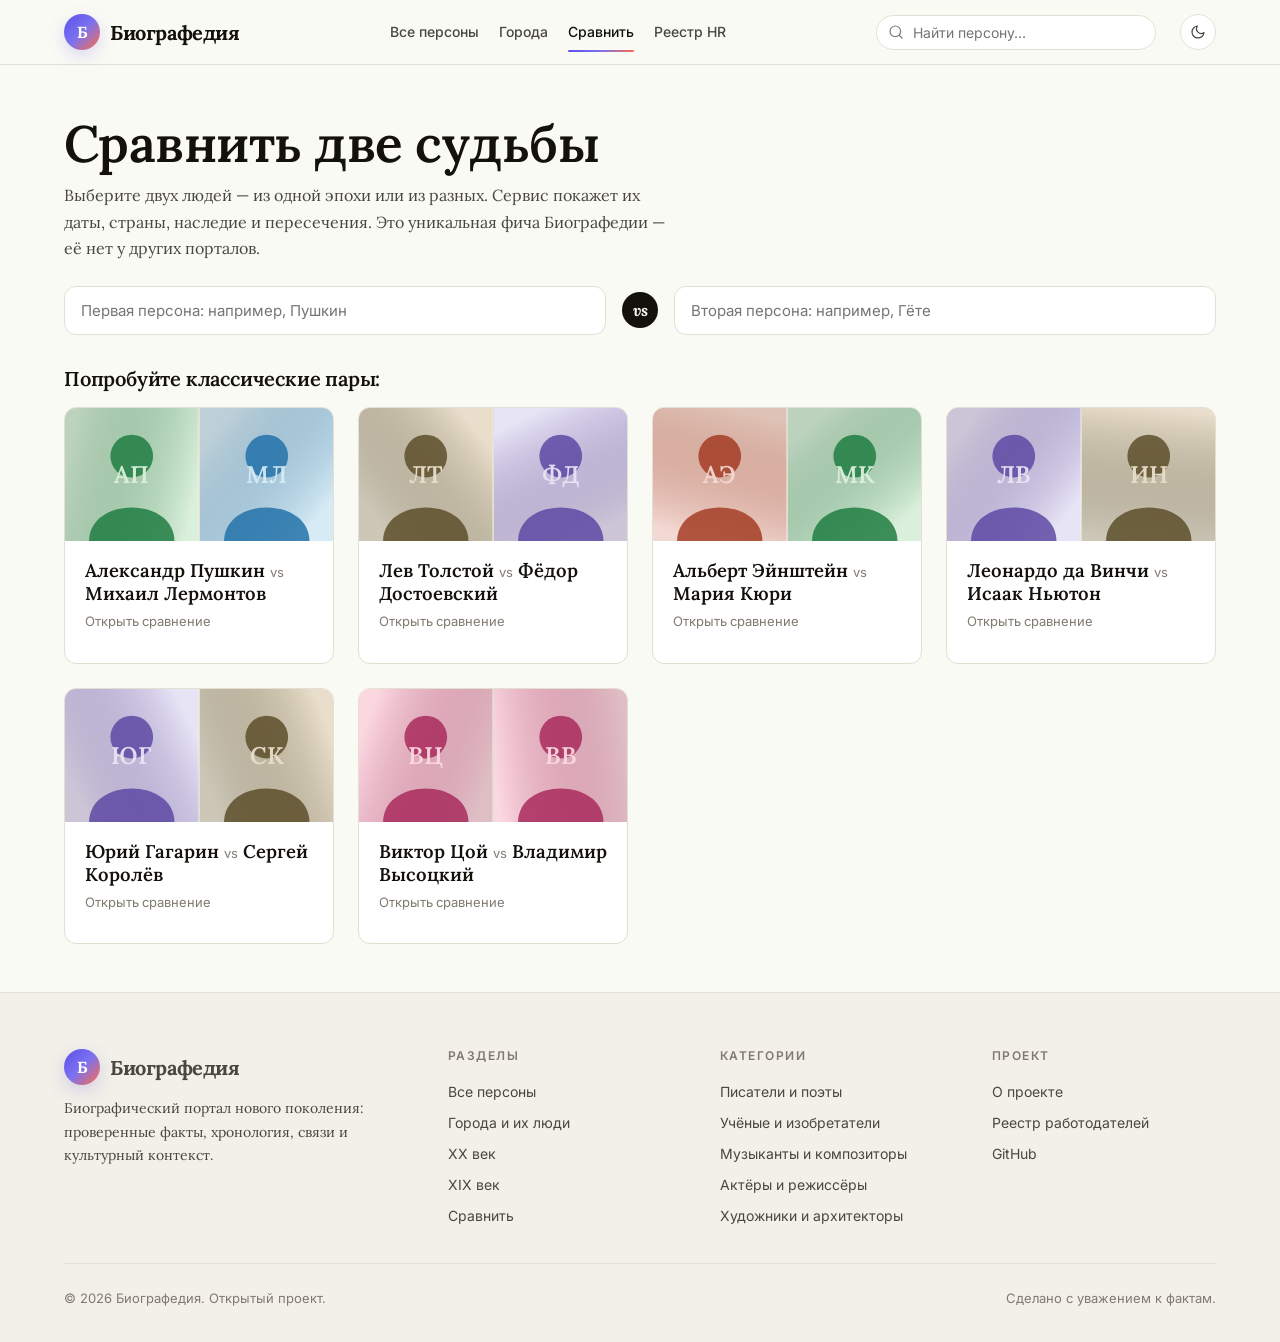
<file: compare.html>
<!doctype html>
<html lang="ru">
<head>
<meta charset="utf-8">
<meta name="viewport" content="width=device-width, initial-scale=1, viewport-fit=cover">
<title>Сравнение персон — Биографедия</title>
<meta name="description" content="Сравните двух людей бок о бок: даты, эпохи, наследие, пересечения судеб.">
<meta name="theme-color" content="#FAFAF5">
<link rel="manifest" href="/manifest.json">
<link rel="icon" type="image/svg+xml" href="/assets/icons/favicon.svg">
<link rel="preconnect" href="https://fonts.googleapis.com">
<link rel="preconnect" href="https://fonts.gstatic.com" crossorigin>
<link rel="stylesheet" href="https://fonts.googleapis.com/css2?family=Inter:wght@400;500;600;700&family=Lora:ital,wght@0,400;0,500;0,600;0,700;1,400&display=swap">
<link rel="stylesheet" href="/assets/css/style.css">
</head>
<body>

<header class="site-header"><div class="site-header__inner"></div></header>

<main>
  <div class="container">
    <section class="compare">
      <header style="margin-bottom:24px">
        <h1 style="margin-bottom:8px">Сравнить две судьбы</h1>
        <p style="font-family:var(--serif); color:var(--ink-soft); max-width:62ch">
          Выберите двух людей — из одной эпохи или из разных. Сервис покажет их даты, страны, наследие и пересечения. Это уникальная фича Биографедии — её нет у других порталов.
        </p>
      </header>

      <div class="compare__pickers">
        <div class="compare__picker">
          <input id="pick-a" placeholder="Первая персона: например, Пушкин" autocomplete="off">
          <div class="suggest" id="sug-a"></div>
        </div>
        <div class="compare__vs">vs</div>
        <div class="compare__picker">
          <input id="pick-b" placeholder="Вторая персона: например, Гёте" autocomplete="off">
          <div class="suggest" id="sug-b"></div>
        </div>
      </div>

      <div id="compare-results"></div>
    </section>
  </div>
</main>

<footer class="site-footer">
  <div class="container">
    <div class="site-footer__inner"></div>
    <div class="site-footer__bottom"></div>
  </div>
</footer>

<script src="/assets/js/main.js"></script>
<script>
(async () => {
  await BG.loadData();
  BG.mountHeader('compare');
  BG.mountFooter();

  const params = new URLSearchParams(location.search);
  let aSlug = params.get('a');
  let bSlug = params.get('b');

  const pickA = document.getElementById('pick-a');
  const pickB = document.getElementById('pick-b');

  const setVal = (input, p) => { input.value = p ? (p.shortName || p.name) : ''; };

  if (aSlug && BG.state.bySlug[aSlug]) setVal(pickA, BG.state.bySlug[aSlug]);
  if (bSlug && BG.state.bySlug[bSlug]) setVal(pickB, BG.state.bySlug[bSlug]);

  BG.attachSearch(pickA, document.getElementById('sug-a'), (p) => {
    aSlug = p.slug;
    setVal(pickA, p);
    updateURL(); render();
  });
  BG.attachSearch(pickB, document.getElementById('sug-b'), (p) => {
    bSlug = p.slug;
    setVal(pickB, p);
    updateURL(); render();
  });

  function updateURL() {
    const u = new URL(location.href);
    if (aSlug) u.searchParams.set('a', aSlug); else u.searchParams.delete('a');
    if (bSlug) u.searchParams.set('b', bSlug); else u.searchParams.delete('b');
    history.replaceState({}, '', u);
  }

  function intersectionNote(a, b) {
    const lines = [];
    // overlap years
    const aB = BG.fmtYear(a.birth), aD = a.death ? BG.fmtYear(a.death) : new Date().getUTCFullYear();
    const bB = BG.fmtYear(b.birth), bD = b.death ? BG.fmtYear(b.death) : new Date().getUTCFullYear();
    const overlapStart = Math.max(aB, bB);
    const overlapEnd = Math.min(aD, bD);
    if (overlapEnd >= overlapStart) {
      const years = overlapEnd - overlapStart;
      lines.push(`Жили одновременно ${years} ${years === 1 ? 'год' : (years >= 2 && years <= 4 ? 'года' : 'лет')}: ${overlapStart}—${overlapEnd}.`);
    } else {
      const gap = overlapStart - overlapEnd;
      lines.push(`Не пересекались во времени — между ними ${gap} ${gap === 1 ? 'год' : (gap >= 2 && gap <= 4 ? 'года' : 'лет')}.`);
    }
    // era
    if (a.era === b.era) {
      const era = BG.state.data.eras.find(e => e.id === a.era);
      lines.push(`Оба — эпоха «${era?.name}».`);
    }
    // category
    if (a.category === b.category) {
      const cat = BG.state.data.categories.find(c => c.id === a.category);
      lines.push(`Оба — ${cat?.name.toLowerCase()}.`);
    }
    // country
    if (a.country === b.country) lines.push(`Оба связаны со страной: ${a.country}.`);
    // direct relations
    const rel = (a.relations || []).find(r => r.slug === b.slug) || (b.relations || []).find(r => r.slug === a.slug);
    if (rel) lines.push(`В нашей базе зафиксирована связь: ${rel.label.toLowerCase()}.`);
    return lines.length ? lines.join(' ') : 'Прямых пересечений по нашим данным не найдено.';
  }

  function personCol(p) {
    const cat = BG.state.data.categories.find(c => c.id === p.category);
    const era = BG.state.data.eras.find(e => e.id === p.era);
    const age = BG.ageAtDeath(p);
    return `
      <div class="compare__card">
        <div style="width:120px; height:120px; border-radius:50%; overflow:hidden; margin-bottom:16px">${BG.avatarSVG(p, 240)}</div>
        <div class="compare__name"><a href="/person.html?slug=${p.slug}">${BG.escapeHtml(p.name)}</a></div>
        <div class="compare__dates">${BG.fmtLifespan(p)}${age ? ' · ' + age + ' ' + (age === 1 ? 'год' : (age >= 2 && age <= 4 ? 'года' : 'лет')) : ''}</div>
        <dl>
          <div class="compare__row"><dt>Категория</dt><dd>${BG.escapeHtml(cat?.name || '')}</dd></div>
          <div class="compare__row"><dt>Эпоха</dt><dd>${BG.escapeHtml(era?.name || '')}</dd></div>
          <div class="compare__row"><dt>Страна</dt><dd>${BG.escapeHtml(p.country)}</dd></div>
          <div class="compare__row"><dt>Место рождения</dt><dd>${BG.escapeHtml(p.city)}</dd></div>
          <div class="compare__row"><dt>Главные работы</dt><dd>${(p.works || []).slice(0, 3).map(w => BG.escapeHtml(w)).join('<br>') || '—'}</dd></div>
          <div class="compare__row"><dt>Цитата</dt><dd style="font-family:var(--serif); font-style:italic">${p.quote ? '«' + BG.escapeHtml(p.quote) + '»' : '—'}</dd></div>
        </dl>
      </div>`;
  }

  function render() {
    const a = aSlug ? BG.state.bySlug[aSlug] : null;
    const b = bSlug ? BG.state.bySlug[bSlug] : null;
    const out = document.getElementById('compare-results');
    if (a && b) {
      out.innerHTML = `
        <div class="compare__results">${personCol(a)}${personCol(b)}</div>
        <div class="compare__intersect"><strong>Что общего:</strong> ${intersectionNote(a, b)}</div>`;
    } else if (a || b) {
      out.innerHTML = `<p style="color:var(--ink-mute); padding:32px 0">Выберите вторую персону для сравнения.</p>`;
    } else {
      // suggest some pairs
      const pairs = [
        ['pushkin','lermontov'], ['tolstoy','dostoevsky'], ['einstein','curie'],
        ['leonardo','newton'], ['gagarin','korolev'], ['tsoi','vysotsky']
      ];
      out.innerHTML = `
        <div style="margin-top:32px">
          <h3 style="font-family:var(--serif); margin-bottom:16px">Попробуйте классические пары:</h3>
          <div class="cards">
            ${pairs.map(([s1, s2]) => {
              const p1 = BG.state.bySlug[s1], p2 = BG.state.bySlug[s2];
              if (!p1 || !p2) return '';
              return `<a class="card" href="/compare.html?a=${s1}&b=${s2}" style="text-decoration:none">
                <div style="display:grid; grid-template-columns:1fr 1fr; gap:1px; background:var(--line)">
                  <div class="card__portrait" style="aspect-ratio:1">${BG.avatarSVG(p1, 240)}</div>
                  <div class="card__portrait" style="aspect-ratio:1">${BG.avatarSVG(p2, 240)}</div>
                </div>
                <div class="card__body">
                  <div class="card__title">${BG.escapeHtml(p1.shortName)} <span style="color:var(--ink-mute); font-family:var(--sans); font-weight:400; font-size:13px">vs</span> ${BG.escapeHtml(p2.shortName)}</div>
                  <div class="card__meta">Открыть сравнение</div>
                </div>
              </a>`;
            }).join('')}
          </div>
        </div>`;
    }
  }
  render();
})();
</script>
</body>
</html>
</file>
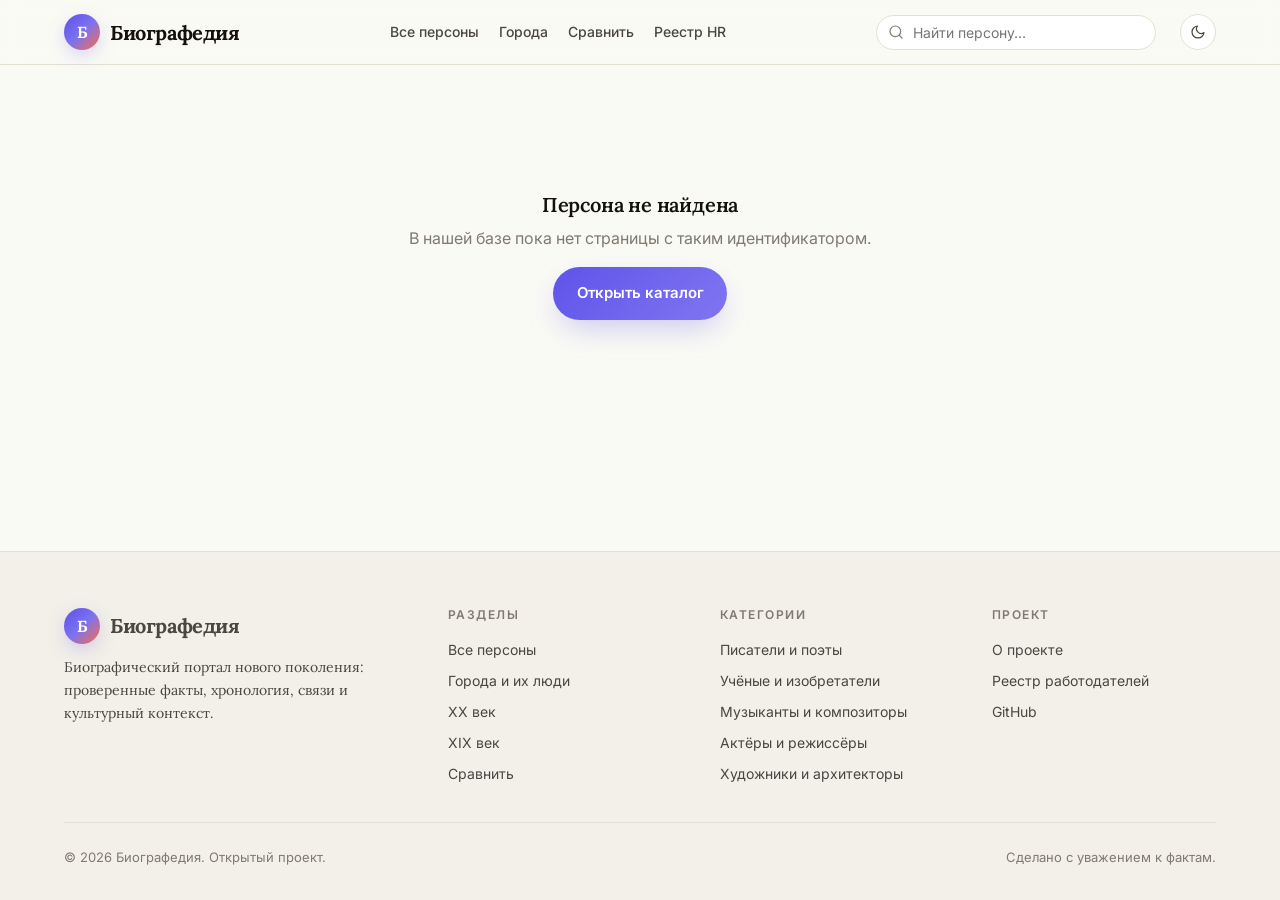
<file: person.html>
<!doctype html>
<html lang="ru">
<head>
<meta charset="utf-8">
<meta name="viewport" content="width=device-width, initial-scale=1, viewport-fit=cover">
<title id="page-title">Биография — Биографедия</title>
<meta name="description" id="page-desc" content="Биография — даты, факты, хронология, наследие.">
<meta name="theme-color" content="#FAFAF5">
<meta property="og:type" content="profile">
<meta property="og:locale" content="ru_RU">
<link rel="manifest" href="/manifest.json">
<link rel="icon" type="image/svg+xml" href="/assets/icons/favicon.svg">
<link rel="preconnect" href="https://fonts.googleapis.com">
<link rel="preconnect" href="https://fonts.gstatic.com" crossorigin>
<link rel="stylesheet" href="https://fonts.googleapis.com/css2?family=Inter:wght@400;500;600;700&family=Lora:ital,wght@0,400;0,500;0,600;0,700;1,400&display=swap">
<link rel="stylesheet" href="/assets/css/style.css">
</head>
<body>

<header class="site-header"><div class="site-header__inner"></div></header>

<main>
  <div class="container">
    <article class="person" id="person"></article>
  </div>
</main>

<footer class="site-footer">
  <div class="container">
    <div class="site-footer__inner"></div>
    <div class="site-footer__bottom"></div>
  </div>
</footer>

<script src="/assets/js/main.js"></script>
<script>
(async () => {
  await BG.loadData();
  BG.mountHeader();
  BG.mountFooter();

  const params = new URLSearchParams(location.search);
  const slug = params.get('slug');
  const p = BG.state.bySlug[slug];

  if (!p) {
    document.getElementById('person').innerHTML = `
      <div class="empty-state">
        <h3>Персона не найдена</h3>
        <p>В нашей базе пока нет страницы с таким идентификатором.</p>
        <p style="margin-top:16px"><a class="btn" href="/catalog.html">Открыть каталог</a></p>
      </div>`;
    return;
  }

  const cat = BG.state.data.categories.find(c => c.id === p.category);
  const era = BG.state.data.eras.find(e => e.id === p.era);
  const age = BG.ageAtDeath(p);

  // SEO
  const ttl = `${p.shortName || p.name} — биография, факты, хронология`;
  document.getElementById('page-title').textContent = ttl + ' · Биографедия';
  document.title = ttl + ' · Биографедия';
  document.getElementById('page-desc').setAttribute('content', p.tagline);

  // JSON-LD Person
  const jsonld = {
    "@context": "https://schema.org",
    "@type": "Person",
    "name": p.name,
    "alternateName": p.shortName,
    "birthDate": p.birth,
    "deathDate": p.death || undefined,
    "birthPlace": p.city,
    "nationality": p.country,
    "description": p.tagline,
    "url": "https://biograpedia.ru/person.html?slug=" + p.slug
  };
  const s = document.createElement('script');
  s.type = 'application/ld+json';
  s.textContent = JSON.stringify(jsonld);
  document.head.appendChild(s);

  // breadcrumb
  document.getElementById('person').innerHTML = `
    <nav class="person__breadcrumb"><a href="/">Главная</a> · <a href="/catalog.html?cat=${cat?.id}">${BG.escapeHtml(cat?.name || '')}</a></nav>

    <header class="person__head">
      <div class="person__portrait">${BG.avatarSVG(p, 560)}</div>
      <div>
        <h1 class="person__name">${BG.escapeHtml(p.name)}</h1>
        <div class="person__tagline">${BG.escapeHtml(p.tagline)}</div>
        <div class="person__dates">
          ${BG.fmtDate(p.birth)}${p.death ? ' — ' + BG.fmtDate(p.death) : ''}
          ${age ? ` · прожил${p.name.endsWith('а') ? 'а' : ''} ${age} ${age === 1 ? 'год' : (age >= 2 && age <= 4 ? 'года' : 'лет')}` : ''}
        </div>
        <div class="person__tags">
          ${p.tags.map(t => `<span class="tag">${BG.escapeHtml(t)}</span>`).join('')}
        </div>
      </div>
    </header>

    <div class="person__infobox">
      <dl>
        <dt>Категория</dt><dd><a href="/catalog.html?cat=${cat?.id}">${BG.escapeHtml(cat?.name || '')}</a></dd>
        <dt>Эпоха</dt><dd><a href="/catalog.html?era=${era?.id}">${BG.escapeHtml(era?.name || '')}</a></dd>
        <dt>Место рождения</dt><dd>${BG.escapeHtml(p.city)}, ${BG.escapeHtml(p.country)}</dd>
        <dt>Дата рождения</dt><dd>${BG.fmtDate(p.birth)}</dd>
        ${p.death ? `<dt>Дата смерти</dt><dd>${BG.fmtDate(p.death)}</dd>` : ''}
      </dl>
    </div>

    <div class="person__body">
      <div class="person__main">
        <h2>Биография</h2>
        ${p.bio.map(par => `<p>${BG.escapeHtml(par)}</p>`).join('')}

        ${p.quote ? `<blockquote class="person__quote">«${BG.escapeHtml(p.quote)}»</blockquote>` : ''}

        ${p.facts && p.facts.length ? `
          <h2>Любопытные факты</h2>
          <div class="facts">
            ${p.facts.map(f => `<div class="fact">${BG.escapeHtml(f)}</div>`).join('')}
          </div>` : ''}

        ${p.works && p.works.length ? `
          <h2>Главные работы</h2>
          <ul>${p.works.map(w => `<li>${BG.escapeHtml(w)}</li>`).join('')}</ul>` : ''}
      </div>

      <aside class="person__aside">
        ${p.timeline && p.timeline.length ? `
          <div class="aside-block">
            <h3>Хронология</h3>
            <div class="timeline">
              ${p.timeline.map(t => `
                <div class="timeline__item">
                  <span class="timeline__dot"></span>
                  <div class="timeline__year">${t.year}</div>
                  <div class="timeline__event">${BG.escapeHtml(t.event)}</div>
                </div>`).join('')}
            </div>
          </div>` : ''}

        ${p.relations && p.relations.length ? `
          <div class="aside-block">
            <h3>Связи</h3>
            <ul>${p.relations.map(r => {
              const other = BG.state.bySlug[r.slug];
              if (!other) return '';
              return `<li><a href="/person.html?slug=${other.slug}">${BG.escapeHtml(other.shortName || other.name)}</a><br><span style="color:var(--ink-mute); font-size:12px">${BG.escapeHtml(r.label)}</span></li>`;
            }).join('')}</ul>
          </div>` : ''}

        <div class="aside-block">
          <h3>Действия</h3>
          <ul>
            <li><a href="/compare.html?a=${p.slug}">Сравнить с другой персоной</a></li>
            <li><a href="/catalog.html?cat=${cat?.id}">Все в категории «${BG.escapeHtml(cat?.name || '')}»</a></li>
            <li><a href="/catalog.html?era=${era?.id}">Все в эпохе «${BG.escapeHtml(era?.name || '')}»</a></li>
            <li><a href="/city.html?slug=${BG.cityKey(p.city)}">Все из города ${BG.escapeHtml(p.city)}</a></li>
          </ul>
        </div>
      </aside>
    </div>

    <section style="margin-top:64px; padding-top:32px; border-top:1px solid var(--line)">
      <h2 style="font-family:var(--serif); margin-bottom:24px">Современники и соседи по эпохе</h2>
      <div class="cards" id="related"></div>
    </section>

    <section id="city-mates-block" style="margin-top:48px; padding-top:32px; border-top:1px solid var(--line); display:none">
      <h2 style="font-family:var(--serif); margin-bottom:8px">Земляки из города ${BG.escapeHtml(p.city)}</h2>
      <p style="color:var(--ink-mute); margin-bottom:24px">Другие знаменитые уроженцы того же города</p>
      <div class="cards" id="city-mates"></div>
    </section>
  `;

  // related: same era, not self
  const sameEra = BG.state.data.people.filter(x => x.era === p.era && x.slug !== p.slug).slice(0, 4);
  document.getElementById('related').innerHTML = sameEra.length
    ? sameEra.map(BG.personCard).join('')
    : '<p style="color:var(--ink-mute)">Пока нет других персон в этой эпохе.</p>';

  // city mates: same city, not self
  const cKey = BG.cityKey(p.city);
  const mates = (BG.state.byCity[cKey] || []).filter(x => x.slug !== p.slug).slice(0, 4);
  if (mates.length) {
    document.getElementById('city-mates-block').style.display = 'block';
    document.getElementById('city-mates').innerHTML = mates.map(BG.personCard).join('');
  }
})();
</script>
</body>
</html>
</file>
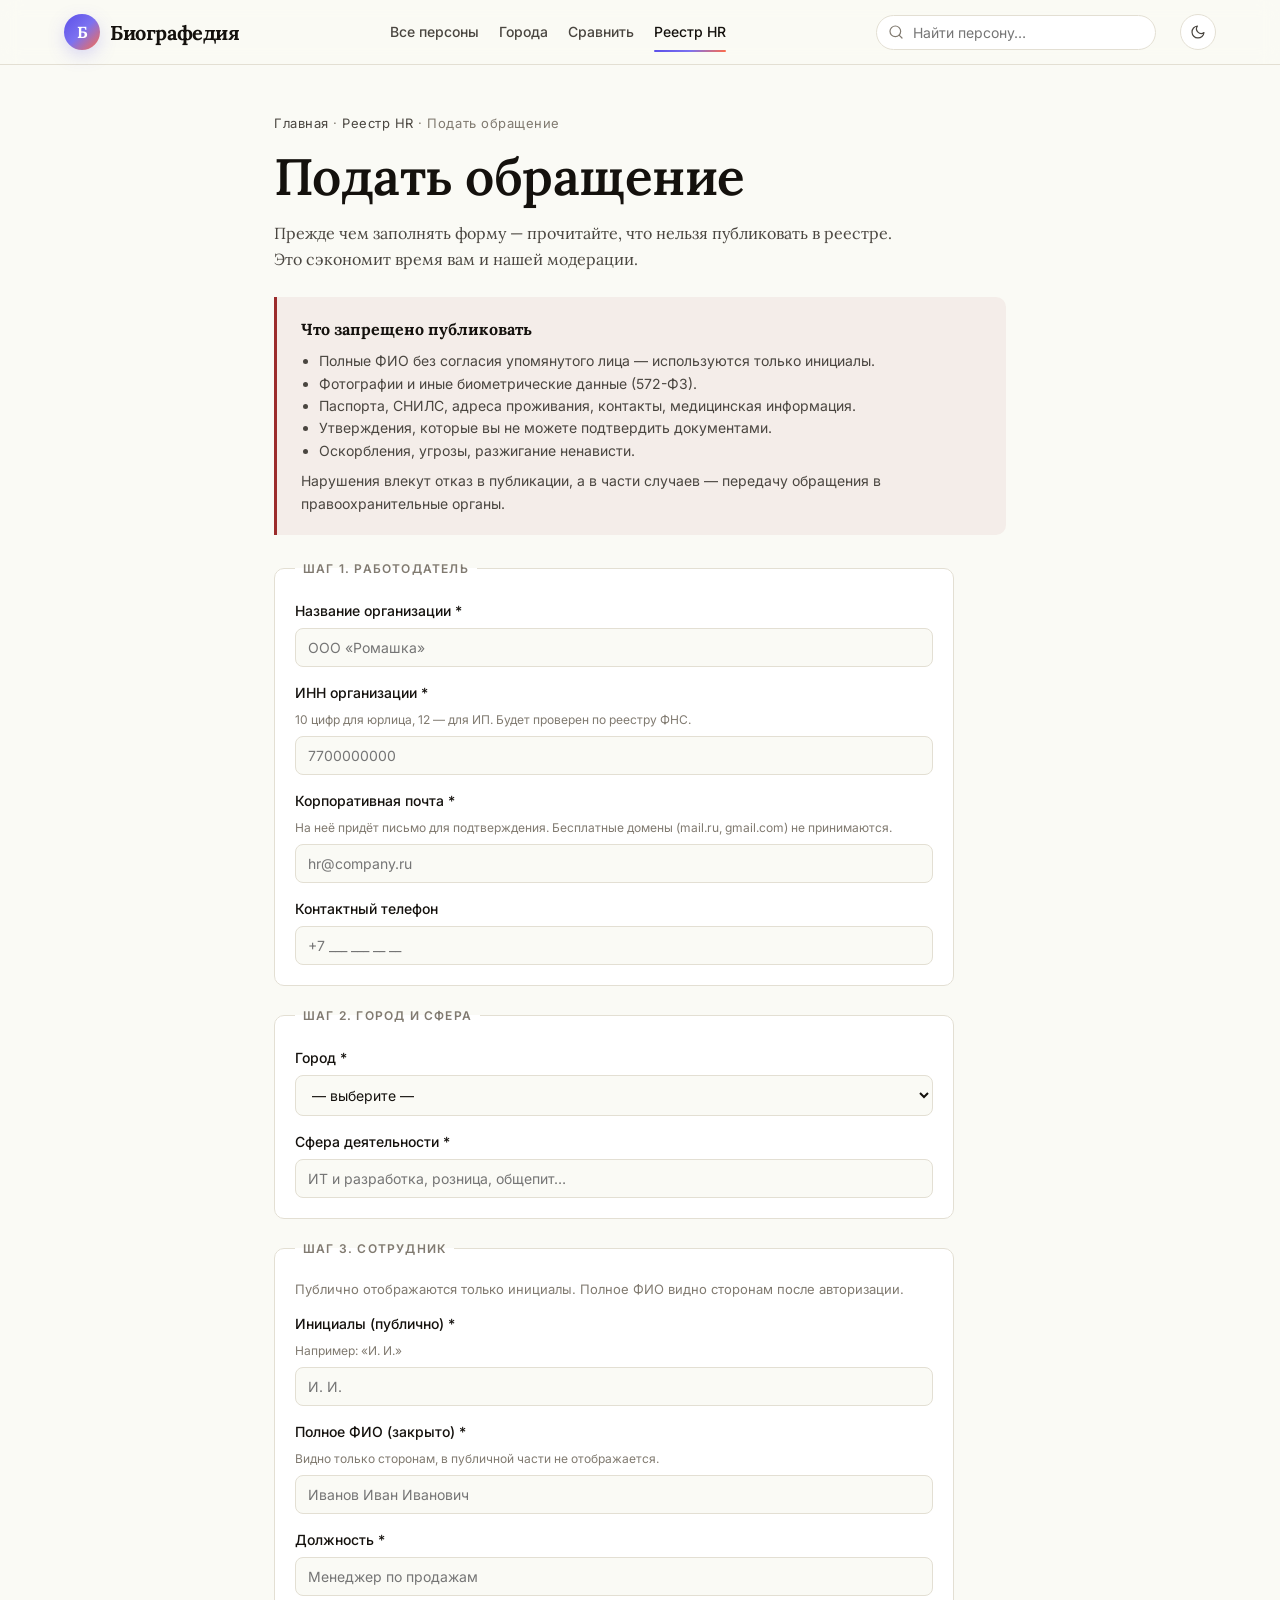
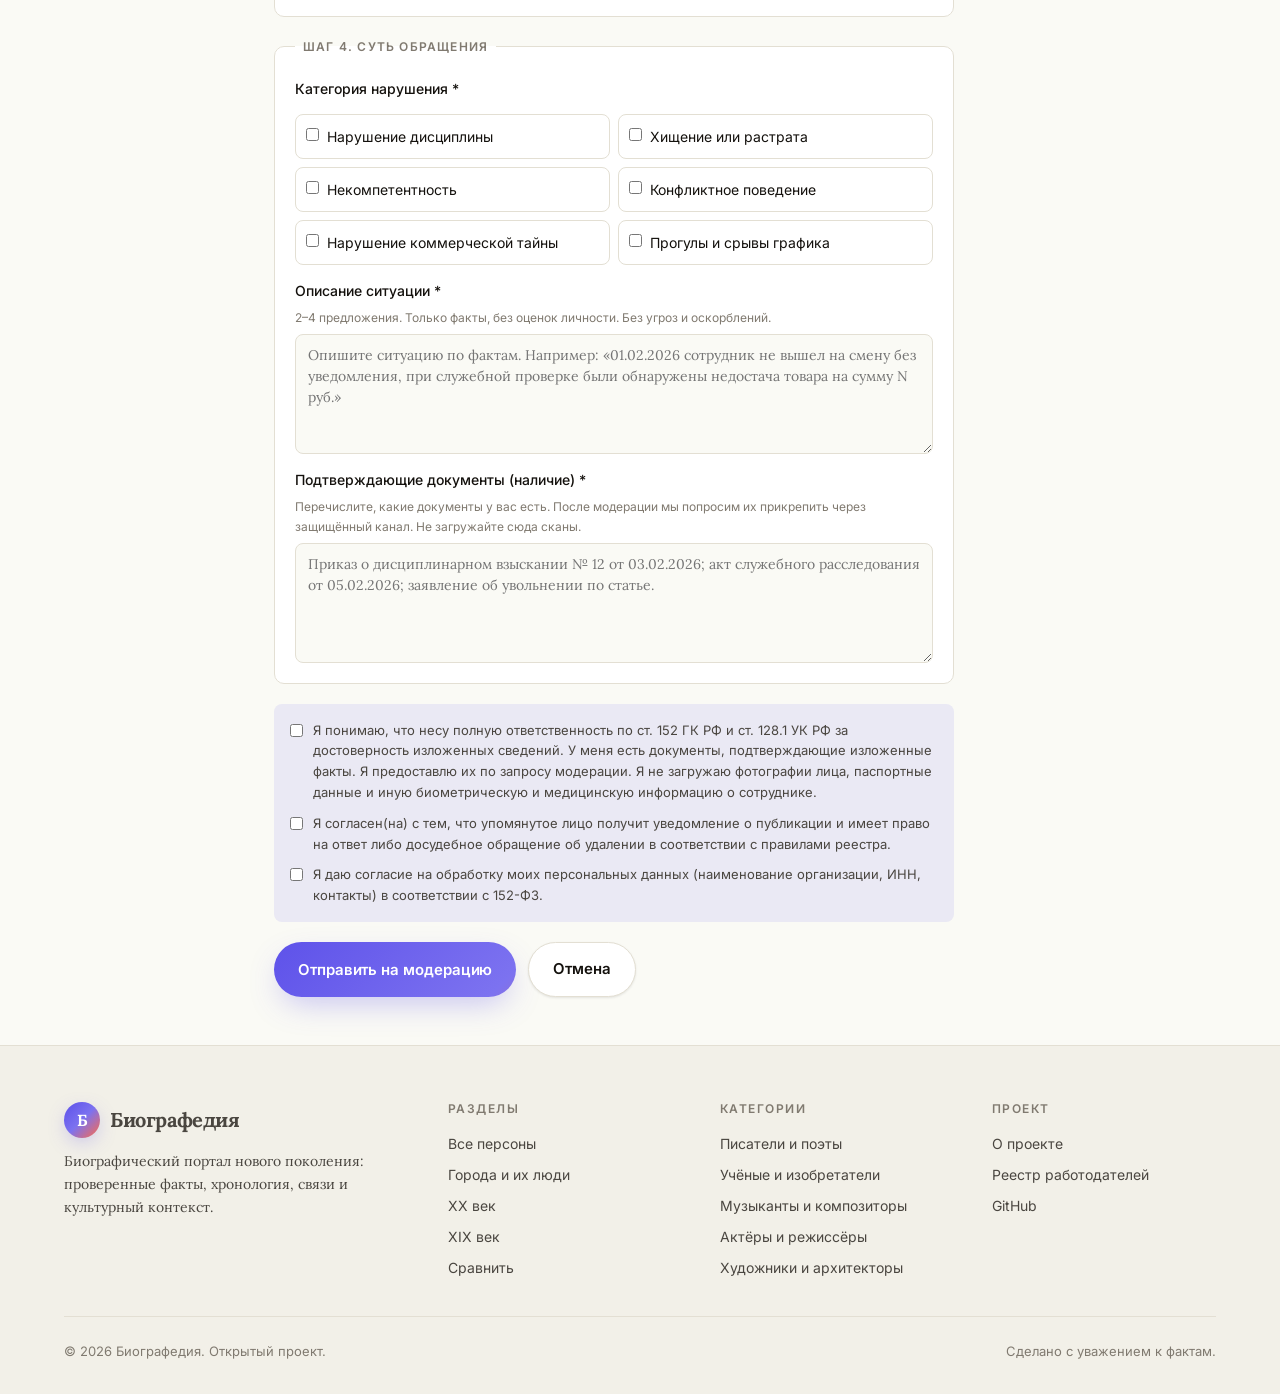
<file: blacklist/add.html>
<!doctype html>
<html lang="ru">
<head>
<meta charset="utf-8">
<meta name="viewport" content="width=device-width, initial-scale=1, viewport-fit=cover">
<title>Подать обращение — Реестр HR · Биографедия</title>
<meta name="description" content="Форма подачи обращения работодателя. Верификация по ИНН, обязательная модерация.">
<meta name="theme-color" content="#FAFAF5">
<meta name="robots" content="noindex">
<link rel="manifest" href="/manifest.json">
<link rel="icon" type="image/svg+xml" href="/assets/icons/favicon.svg">
<link rel="preconnect" href="https://fonts.googleapis.com">
<link rel="preconnect" href="https://fonts.gstatic.com" crossorigin>
<link rel="stylesheet" href="https://fonts.googleapis.com/css2?family=Inter:wght@400;500;600;700&family=Lora:ital,wght@0,400;0,500;0,600;0,700;1,400&display=swap">
<link rel="stylesheet" href="/assets/css/style.css">
<style>
  form { display:grid; gap:20px; max-width:680px; }
  fieldset { border:1px solid var(--line); border-radius:10px; padding:20px; background:var(--bg-elevated); }
  legend { padding:0 8px; font-size:12px; letter-spacing:0.1em; text-transform:uppercase; color:var(--ink-mute); font-weight:600; }
  label.field { display:grid; gap:6px; margin-bottom:14px; font-size:14px; color:var(--ink-soft); }
  label.field:last-child { margin-bottom:0; }
  label.field span { font-weight:500; color:var(--ink); }
  label.field small { color:var(--ink-mute); font-size:12px; }
  input[type=text], input[type=email], input[type=tel], select, textarea {
    width:100%; padding:10px 12px; border:1px solid var(--line); border-radius:8px;
    background:var(--bg); color:var(--ink); font-family:inherit; font-size:14px; outline:none;
    transition:border-color var(--transition), box-shadow var(--transition);
  }
  textarea { min-height:120px; font-family:var(--serif); line-height:1.5; resize:vertical; }
  input:focus, select:focus, textarea:focus { border-color:var(--accent); box-shadow:0 0 0 3px var(--accent-wash); }
  .checkboxes { display:grid; grid-template-columns:repeat(auto-fill, minmax(220px, 1fr)); gap:8px; }
  .checkbox { display:flex; align-items:flex-start; gap:8px; padding:10px; border:1px solid var(--line); border-radius:8px; cursor:pointer; font-size:14px; transition:all var(--transition); }
  .checkbox:hover { border-color:var(--accent); }
  .checkbox input { margin-top:3px; accent-color: var(--accent); }
  .consent { background:var(--accent-wash); padding:16px; border-radius:8px; font-size:13px; color:var(--ink-soft); line-height:1.6; }
  .consent label { display:flex; gap:10px; align-items:flex-start; cursor:pointer; }
  .consent input { margin-top:4px; accent-color:var(--danger); }
  .error { color:var(--danger); font-size:13px; margin-top:6px; display:none; }
  .error.is-visible { display:block; }
  .success { background:rgba(34, 197, 94, 0.1); border-left:3px solid #16a34a; padding:20px 24px; border-radius:0 10px 10px 0; color:var(--ink); display:none; }
  .success.is-visible { display:block; }
  .success h3 { font-family:var(--serif); margin-bottom:8px; color:#15803d; }
</style>
</head>
<body>

<header class="site-header"><div class="site-header__inner"></div></header>

<main>
  <div class="container" style="max-width:780px; padding-top:48px; padding-bottom:48px">

    <nav class="person__breadcrumb"><a href="/">Главная</a> · <a href="/blacklist/">Реестр HR</a> · <span>Подать обращение</span></nav>

    <h1 style="margin-bottom:12px">Подать обращение</h1>
    <p style="font-family:var(--serif); color:var(--ink-soft); margin-bottom:24px; max-width:62ch">
      Прежде чем заполнять форму — прочитайте, что нельзя публиковать в реестре. Это сэкономит время вам и нашей модерации.
    </p>

    <div class="legal-banner" style="background:rgba(155, 44, 44, 0.06); border-left:3px solid var(--danger); padding:20px 24px; border-radius:0 10px 10px 0; margin-bottom:24px; font-size:14px; line-height:1.6; color:var(--ink-soft)">
      <strong style="color:var(--ink); display:block; margin-bottom:6px; font-family:var(--serif); font-size:1rem">Что запрещено публиковать</strong>
      <ul style="margin:8px 0 0 18px">
        <li>Полные ФИО без согласия упомянутого лица — используются только инициалы.</li>
        <li>Фотографии и иные биометрические данные (572-ФЗ).</li>
        <li>Паспорта, СНИЛС, адреса проживания, контакты, медицинская информация.</li>
        <li>Утверждения, которые вы не можете подтвердить документами.</li>
        <li>Оскорбления, угрозы, разжигание ненависти.</li>
      </ul>
      <p style="margin-top:8px">Нарушения влекут отказ в публикации, а в части случаев — передачу обращения в правоохранительные органы.</p>
    </div>

    <div class="success" id="success">
      <h3>Обращение принято на модерацию</h3>
      <p>Ваше обращение попало в очередь. Срок рассмотрения — до 5 рабочих дней. Мы свяжемся с вами по указанному e-mail.</p>
      <p style="margin-top:12px"><a class="btn" href="/blacklist/">← Вернуться в реестр</a></p>
    </div>

    <form id="report-form">
      <fieldset>
        <legend>Шаг 1. Работодатель</legend>
        <label class="field"><span>Название организации *</span>
          <input type="text" name="employerCompany" required placeholder="ООО «Ромашка»">
        </label>
        <label class="field"><span>ИНН организации *</span><small>10 цифр для юрлица, 12 — для ИП. Будет проверен по реестру ФНС.</small>
          <input type="text" name="employerInn" required pattern="\d{10}|\d{12}" placeholder="7700000000">
        </label>
        <label class="field"><span>Корпоративная почта *</span><small>На неё придёт письмо для подтверждения. Бесплатные домены (mail.ru, gmail.com) не принимаются.</small>
          <input type="email" name="employerEmail" required placeholder="hr@company.ru">
        </label>
        <label class="field"><span>Контактный телефон</span>
          <input type="tel" name="employerPhone" placeholder="+7 ___ ___ __ __">
        </label>
      </fieldset>

      <fieldset>
        <legend>Шаг 2. Город и сфера</legend>
        <label class="field"><span>Город *</span>
          <select name="city" required id="city-select"></select>
        </label>
        <label class="field"><span>Сфера деятельности *</span>
          <input type="text" name="industry" required placeholder="ИТ и разработка, розница, общепит…">
        </label>
      </fieldset>

      <fieldset>
        <legend>Шаг 3. Сотрудник</legend>
        <p style="font-size:13px; color:var(--ink-mute); margin-bottom:12px">Публично отображаются только инициалы. Полное ФИО видно сторонам после авторизации.</p>
        <label class="field"><span>Инициалы (публично) *</span><small>Например: «И. И.»</small>
          <input type="text" name="subjectInitials" required maxlength="10" placeholder="И. И.">
        </label>
        <label class="field"><span>Полное ФИО (закрыто) *</span><small>Видно только сторонам, в публичной части не отображается.</small>
          <input type="text" name="subjectInitialsFull" required placeholder="Иванов Иван Иванович">
        </label>
        <label class="field"><span>Должность *</span>
          <input type="text" name="position" required placeholder="Менеджер по продажам">
        </label>
      </fieldset>

      <fieldset>
        <legend>Шаг 4. Суть обращения</legend>
        <label class="field"><span>Категория нарушения *</span></label>
        <div class="checkboxes" id="issues"></div>
        <label class="field" style="margin-top:14px"><span>Описание ситуации *</span><small>2–4 предложения. Только факты, без оценок личности. Без угроз и оскорблений.</small>
          <textarea name="summary" required minlength="40" maxlength="600" placeholder="Опишите ситуацию по фактам. Например: «01.02.2026 сотрудник не вышел на смену без уведомления, при служебной проверке были обнаружены недостача товара на сумму N руб.»"></textarea>
        </label>
        <label class="field"><span>Подтверждающие документы (наличие) *</span><small>Перечислите, какие документы у вас есть. После модерации мы попросим их прикрепить через защищённый канал. Не загружайте сюда сканы.</small>
          <textarea name="documents" required minlength="10" placeholder="Приказ о дисциплинарном взыскании № 12 от 03.02.2026; акт служебного расследования от 05.02.2026; заявление об увольнении по статье."></textarea>
        </label>
      </fieldset>

      <div class="consent">
        <label><input type="checkbox" required>
          <span>Я понимаю, что несу полную ответственность по ст. 152 ГК РФ и ст. 128.1 УК РФ за достоверность изложенных сведений. У меня есть документы, подтверждающие изложенные факты. Я предоставлю их по запросу модерации. Я не загружаю фотографии лица, паспортные данные и иную биометрическую и медицинскую информацию о сотруднике.</span>
        </label>
        <label style="margin-top:10px"><input type="checkbox" required>
          <span>Я согласен(на) с тем, что упомянутое лицо получит уведомление о публикации и имеет право на ответ либо досудебное обращение об удалении в соответствии с правилами реестра.</span>
        </label>
        <label style="margin-top:10px"><input type="checkbox" required>
          <span>Я даю согласие на обработку моих персональных данных (наименование организации, ИНН, контакты) в соответствии с 152-ФЗ.</span>
        </label>
      </div>

      <div class="error" id="form-error">Пожалуйста, заполните все обязательные поля и подтвердите согласия.</div>

      <div style="display:flex; gap:12px">
        <button type="submit" class="btn">Отправить на модерацию</button>
        <a href="/blacklist/" class="btn btn--ghost">Отмена</a>
      </div>
    </form>

  </div>
</main>

<footer class="site-footer">
  <div class="container">
    <div class="site-footer__inner"></div>
    <div class="site-footer__bottom"></div>
  </div>
</footer>

<script src="/assets/js/main.js"></script>
<script>
(async () => {
  await BG.loadData();
  const reports = await BG.loadReports();
  BG.mountHeader('blacklist');
  BG.mountFooter();

  // city select
  const citySel = document.getElementById('city-select');
  citySel.innerHTML = '<option value="">— выберите —</option>' + reports.cities.map(c => `<option value="${c.id}">${BG.escapeHtml(c.name)}</option>`).join('');

  // issues
  document.getElementById('issues').innerHTML = reports.issueTypes.map(t => `
    <label class="checkbox"><input type="checkbox" name="issueTypes" value="${t.id}"> <span>${BG.escapeHtml(t.label)}</span></label>
  `).join('');

  // submit (demo: save to localStorage)
  document.getElementById('report-form').addEventListener('submit', (e) => {
    e.preventDefault();
    const fd = new FormData(e.target);
    const issueTypes = [...e.target.querySelectorAll('input[name="issueTypes"]:checked')].map(x => x.value);
    if (!issueTypes.length) {
      document.getElementById('form-error').textContent = 'Укажите хотя бы одну категорию нарушения.';
      document.getElementById('form-error').classList.add('is-visible');
      return;
    }
    const rec = {
      id: 'rep-' + Date.now(),
      status: 'pending',
      createdAt: new Date().toISOString().slice(0, 10),
      employerCompany: fd.get('employerCompany'),
      employerInn: fd.get('employerInn'),
      employerVerified: false,
      city: fd.get('city'),
      industry: fd.get('industry'),
      subjectInitials: fd.get('subjectInitials'),
      subjectInitialsFull: fd.get('subjectInitialsFull'),
      position: fd.get('position'),
      issueTypes,
      summary: fd.get('summary'),
      documents: [fd.get('documents')],
      disputes: 0
    };
    const local = JSON.parse(localStorage.getItem('bp-reports') || '[]');
    local.push(rec);
    localStorage.setItem('bp-reports', JSON.stringify(local));

    document.getElementById('report-form').style.display = 'none';
    const ok = document.getElementById('success');
    ok.classList.add('is-visible');
    window.scrollTo({ top: 0, behavior: 'smooth' });
  });
})();
</script>
</body>
</html>
</file>
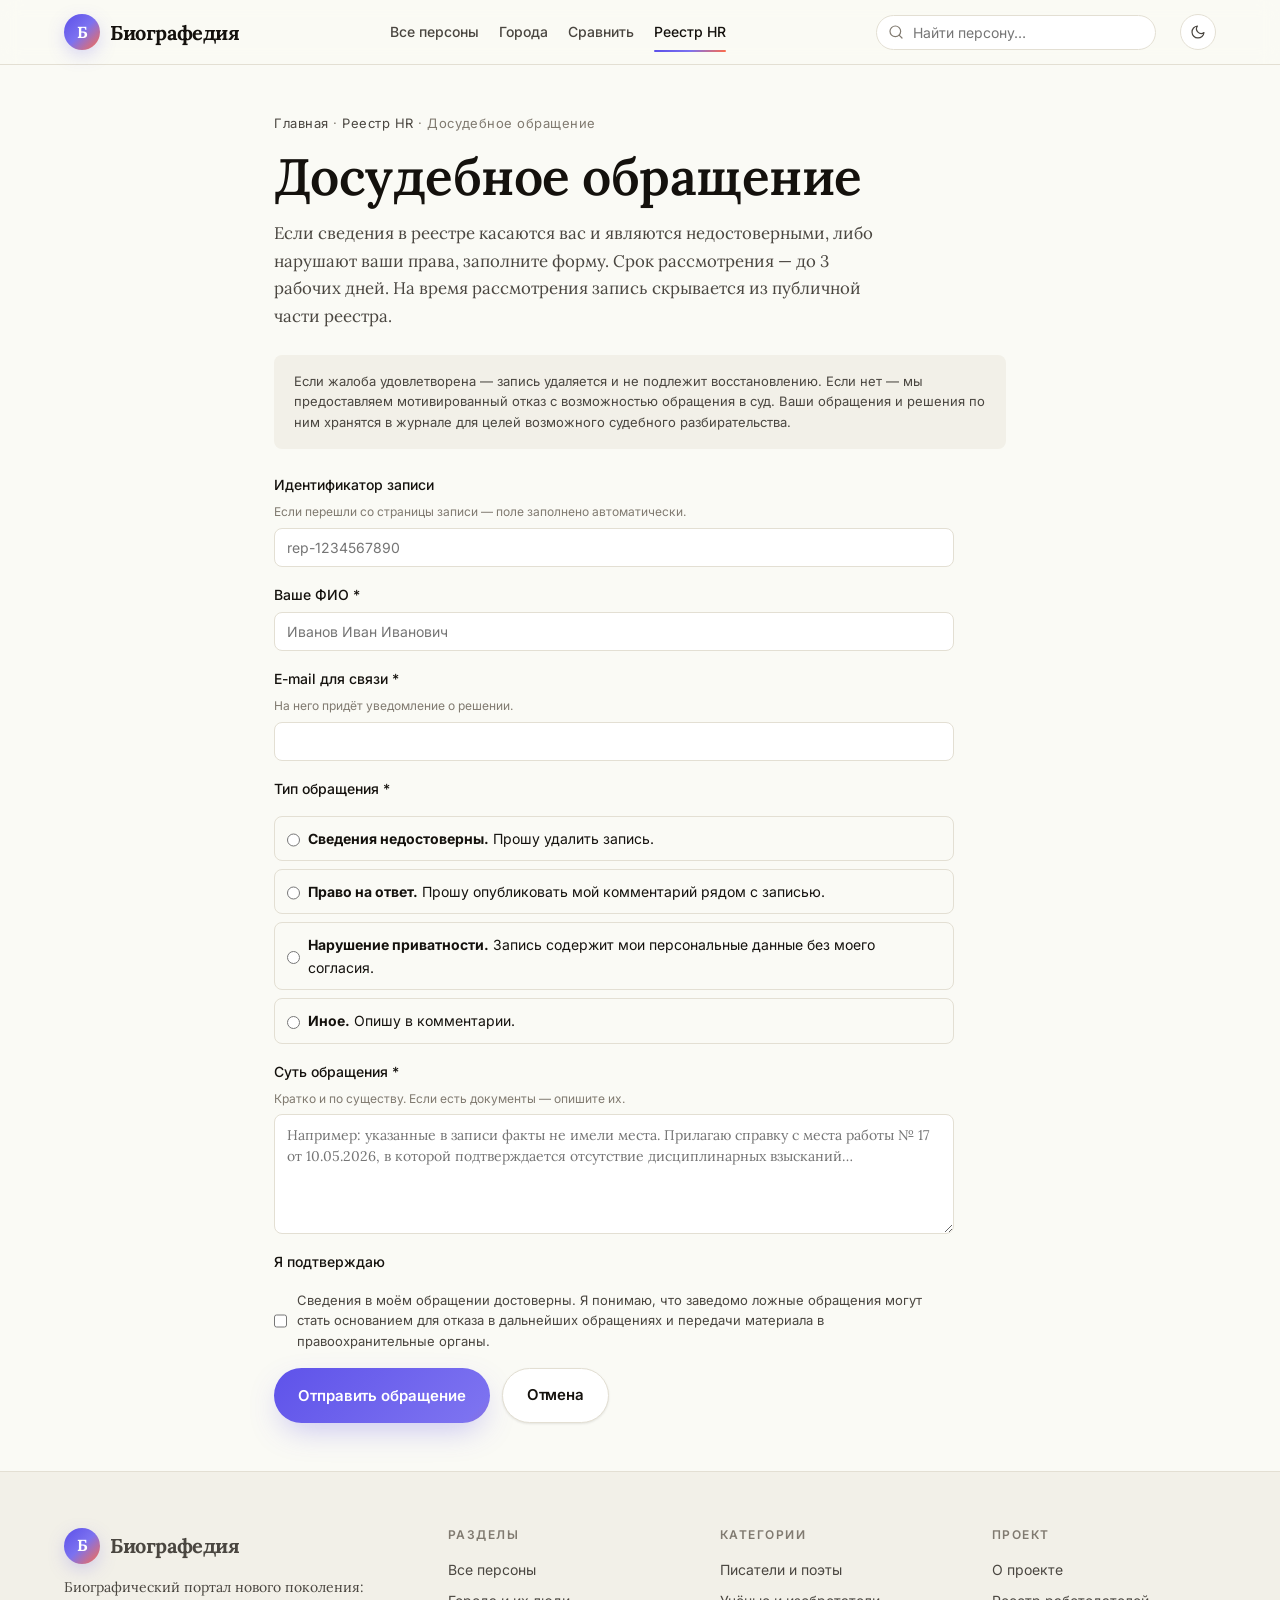
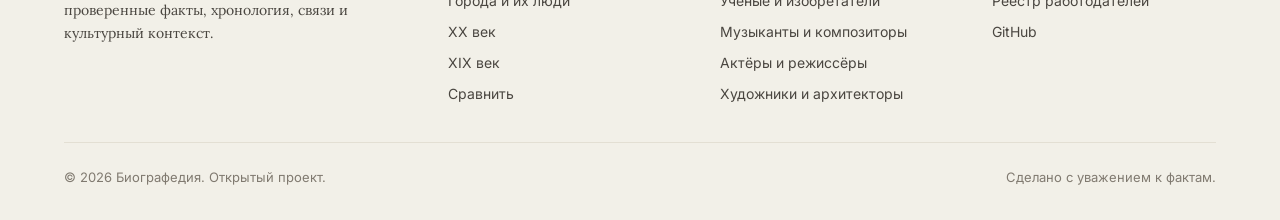
<file: blacklist/dispute.html>
<!doctype html>
<html lang="ru">
<head>
<meta charset="utf-8">
<meta name="viewport" content="width=device-width, initial-scale=1, viewport-fit=cover">
<title>Досудебное обращение — Реестр HR · Биографедия</title>
<meta name="description" content="Форма досудебного обращения об удалении или опровержении сведений из реестра.">
<meta name="theme-color" content="#FAFAF5">
<meta name="robots" content="noindex">
<link rel="manifest" href="/manifest.json">
<link rel="icon" type="image/svg+xml" href="/assets/icons/favicon.svg">
<link rel="preconnect" href="https://fonts.googleapis.com">
<link rel="preconnect" href="https://fonts.gstatic.com" crossorigin>
<link rel="stylesheet" href="https://fonts.googleapis.com/css2?family=Inter:wght@400;500;600;700&family=Lora:ital,wght@0,400;0,500;0,600;0,700;1,400&display=swap">
<link rel="stylesheet" href="/assets/css/style.css">
<style>
  form { display:grid; gap:16px; max-width:680px; }
  label.field { display:grid; gap:6px; font-size:14px; color:var(--ink-soft); }
  label.field span { font-weight:500; color:var(--ink); }
  label.field small { color:var(--ink-mute); font-size:12px; }
  input[type=text], input[type=email], textarea, select {
    width:100%; padding:10px 12px; border:1px solid var(--line); border-radius:8px;
    background:var(--bg-elevated); color:var(--ink); font-family:inherit; font-size:14px; outline:none;
  }
  textarea { min-height:120px; font-family:var(--serif); line-height:1.5; }
  input:focus, textarea:focus, select:focus { border-color:var(--accent); box-shadow:0 0 0 3px var(--accent-wash); }
  .radio-group { display:grid; gap:8px; }
  .radio { display:flex; gap:8px; padding:10px 12px; border:1px solid var(--line); border-radius:8px; cursor:pointer; font-size:14px; }
  .radio input { accent-color:var(--accent); margin-top:3px; }
  .success { background:rgba(34, 197, 94, 0.1); border-left:3px solid #16a34a; padding:20px 24px; border-radius:0 10px 10px 0; display:none; }
  .success.is-visible { display:block; }
  .success h3 { font-family:var(--serif); margin-bottom:8px; color:#15803d; }
</style>
</head>
<body>

<header class="site-header"><div class="site-header__inner"></div></header>

<main>
  <div class="container" style="max-width:780px; padding-top:48px; padding-bottom:48px">

    <nav class="person__breadcrumb"><a href="/">Главная</a> · <a href="/blacklist/">Реестр HR</a> · <span>Досудебное обращение</span></nav>

    <h1 style="margin-bottom:12px">Досудебное обращение</h1>
    <p style="font-family:var(--serif); font-size:1.05rem; color:var(--ink-soft); margin-bottom:24px; max-width:62ch">
      Если сведения в реестре касаются вас и являются недостоверными, либо нарушают ваши права, заполните форму. Срок рассмотрения — до 3 рабочих дней. На время рассмотрения запись скрывается из публичной части реестра.
    </p>

    <div style="background:var(--bg-muted); padding:16px 20px; border-radius:8px; margin-bottom:24px; font-size:13px; color:var(--ink-soft); line-height:1.6">
      Если жалоба удовлетворена — запись удаляется и не подлежит восстановлению. Если нет — мы предоставляем мотивированный отказ с возможностью обращения в суд. Ваши обращения и решения по ним хранятся в журнале для целей возможного судебного разбирательства.
    </div>

    <div class="success" id="success">
      <h3>Обращение зарегистрировано</h3>
      <p>Номер обращения: <strong id="ticket-id"></strong></p>
      <p style="margin-top:8px">Запись временно скрыта из публичной части реестра. Мы рассмотрим обращение в течение 3 рабочих дней и пришлём решение на указанный e-mail.</p>
      <p style="margin-top:12px"><a class="btn" href="/blacklist/">← В реестр</a></p>
    </div>

    <form id="dispute-form">
      <label class="field"><span>Идентификатор записи</span><small>Если перешли со страницы записи — поле заполнено автоматически.</small>
        <input type="text" name="reportId" id="report-id" placeholder="rep-1234567890">
      </label>

      <label class="field"><span>Ваше ФИО *</span>
        <input type="text" name="name" required placeholder="Иванов Иван Иванович">
      </label>

      <label class="field"><span>E-mail для связи *</span><small>На него придёт уведомление о решении.</small>
        <input type="email" name="email" required>
      </label>

      <label class="field"><span>Тип обращения *</span></label>
      <div class="radio-group">
        <label class="radio"><input type="radio" name="kind" value="false-info" required> <span><strong>Сведения недостоверны.</strong> Прошу удалить запись.</span></label>
        <label class="radio"><input type="radio" name="kind" value="reply"> <span><strong>Право на ответ.</strong> Прошу опубликовать мой комментарий рядом с записью.</span></label>
        <label class="radio"><input type="radio" name="kind" value="privacy"> <span><strong>Нарушение приватности.</strong> Запись содержит мои персональные данные без моего согласия.</span></label>
        <label class="radio"><input type="radio" name="kind" value="other"> <span><strong>Иное.</strong> Опишу в комментарии.</span></label>
      </div>

      <label class="field"><span>Суть обращения *</span><small>Кратко и по существу. Если есть документы — опишите их.</small>
        <textarea name="text" required minlength="20" maxlength="1500" placeholder="Например: указанные в записи факты не имели места. Прилагаю справку с места работы № 17 от 10.05.2026, в которой подтверждается отсутствие дисциплинарных взысканий…"></textarea>
      </label>

      <label class="field"><span>Я подтверждаю</span></label>
      <label style="display:flex; gap:10px; font-size:13px; color:var(--ink-soft); line-height:1.6">
        <input type="checkbox" required accent-color="var(--danger)">
        <span>Сведения в моём обращении достоверны. Я понимаю, что заведомо ложные обращения могут стать основанием для отказа в дальнейших обращениях и передачи материала в правоохранительные органы.</span>
      </label>

      <div style="display:flex; gap:12px">
        <button type="submit" class="btn">Отправить обращение</button>
        <a href="/blacklist/" class="btn btn--ghost">Отмена</a>
      </div>
    </form>

  </div>
</main>

<footer class="site-footer">
  <div class="container">
    <div class="site-footer__inner"></div>
    <div class="site-footer__bottom"></div>
  </div>
</footer>

<script src="/assets/js/main.js"></script>
<script>
(async () => {
  await BG.loadData();
  await BG.loadReports();
  BG.mountHeader('blacklist');
  BG.mountFooter();

  const id = new URLSearchParams(location.search).get('id');
  if (id) document.getElementById('report-id').value = id;

  document.getElementById('dispute-form').addEventListener('submit', (e) => {
    e.preventDefault();
    const tid = 'D-' + Math.floor(Math.random() * 900000 + 100000);
    const list = JSON.parse(localStorage.getItem('bp-disputes') || '[]');
    const fd = new FormData(e.target);
    list.push({
      ticket: tid,
      reportId: fd.get('reportId'),
      name: fd.get('name'),
      email: fd.get('email'),
      kind: fd.get('kind'),
      text: fd.get('text'),
      createdAt: new Date().toISOString()
    });
    localStorage.setItem('bp-disputes', JSON.stringify(list));
    document.getElementById('ticket-id').textContent = tid;
    document.getElementById('dispute-form').style.display = 'none';
    document.getElementById('success').classList.add('is-visible');
    window.scrollTo({ top: 0, behavior: 'smooth' });
  });
})();
</script>
</body>
</html>
</file>
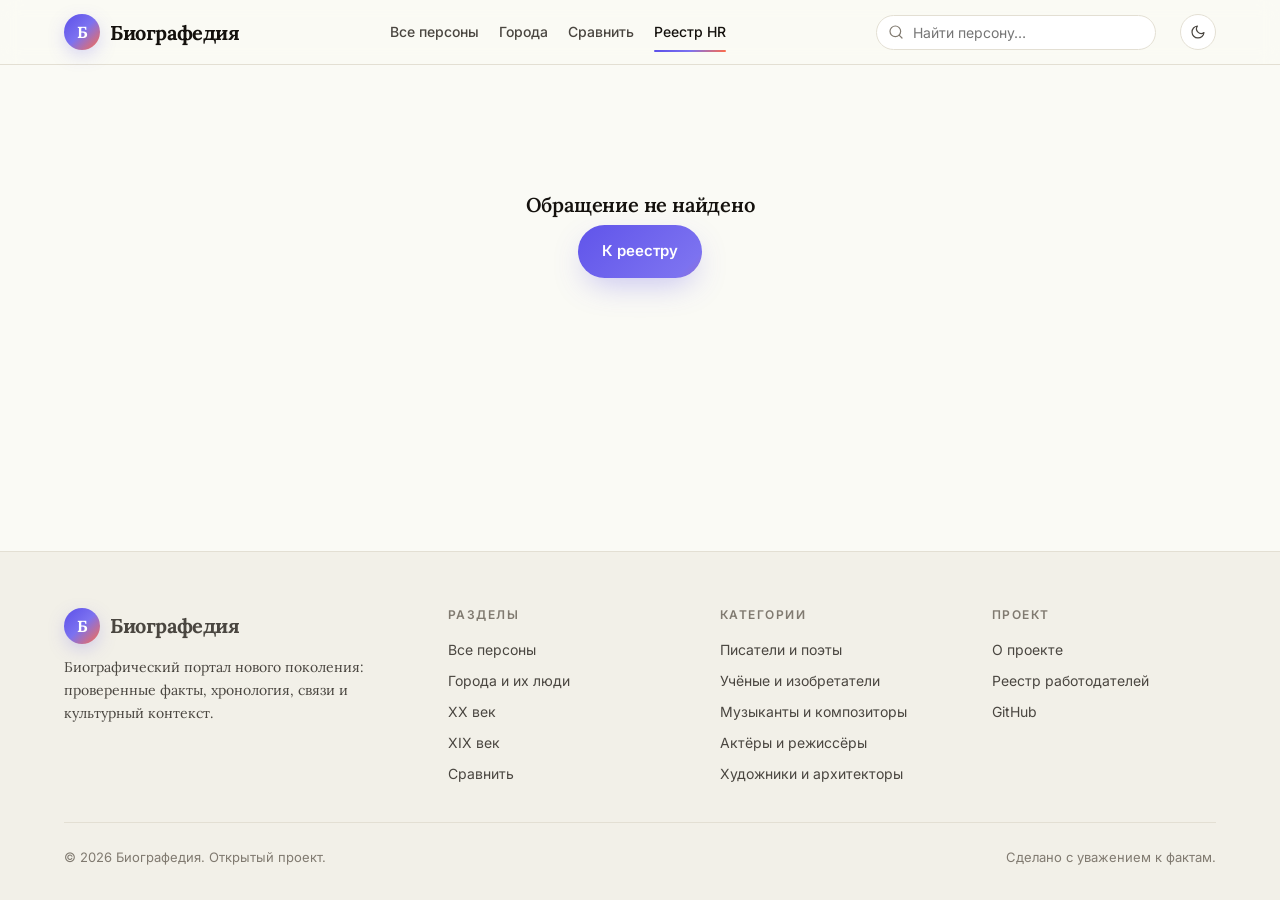
<file: blacklist/report.html>
<!doctype html>
<html lang="ru">
<head>
<meta charset="utf-8">
<meta name="viewport" content="width=device-width, initial-scale=1, viewport-fit=cover">
<title>Обращение — Реестр HR · Биографедия</title>
<meta name="description" content="Карточка обращения в реестре HR.">
<meta name="theme-color" content="#FAFAF5">
<meta name="robots" content="noindex">
<link rel="manifest" href="/manifest.json">
<link rel="icon" type="image/svg+xml" href="/assets/icons/favicon.svg">
<link rel="preconnect" href="https://fonts.googleapis.com">
<link rel="preconnect" href="https://fonts.gstatic.com" crossorigin>
<link rel="stylesheet" href="https://fonts.googleapis.com/css2?family=Inter:wght@400;500;600;700&family=Lora:ital,wght@0,400;0,500;0,600;0,700;1,400&display=swap">
<link rel="stylesheet" href="/assets/css/style.css">
</head>
<body>

<header class="site-header"><div class="site-header__inner"></div></header>

<main>
  <div class="container" style="max-width:780px; padding-top:48px; padding-bottom:48px" id="root"></div>
</main>

<footer class="site-footer">
  <div class="container">
    <div class="site-footer__inner"></div>
    <div class="site-footer__bottom"></div>
  </div>
</footer>

<script src="/assets/js/main.js"></script>
<script>
(async () => {
  await BG.loadData();
  const reports = await BG.loadReports();
  BG.mountHeader('blacklist');
  BG.mountFooter();

  const id = new URLSearchParams(location.search).get('id');
  const local = JSON.parse(localStorage.getItem('bp-reports') || '[]');
  const all = [...reports.demoReports, ...local];
  const r = all.find(x => x.id === id);
  const root = document.getElementById('root');

  if (!r) {
    root.innerHTML = `<div class="empty-state"><h3>Обращение не найдено</h3><p><a class="btn" href="/blacklist/">К реестру</a></p></div>`;
    return;
  }

  const city = reports.cities.find(c => c.id === r.city);
  const issues = (r.issueTypes || []).map(it => {
    const t = reports.issueTypes.find(x => x.id === it);
    return t ? `<span class="tag">${BG.escapeHtml(t.label)}</span>` : '';
  }).join('');

  root.innerHTML = `
    <nav class="person__breadcrumb"><a href="/">Главная</a> · <a href="/blacklist/">Реестр HR</a> · <span>Обращение #${BG.escapeHtml(r.id)}</span></nav>

    <div style="display:flex; align-items:center; gap:8px; flex-wrap:wrap; margin-bottom:8px">
      ${r.employerVerified ? '<span class="badge badge--verified" style="font-size:11px; padding:3px 8px; border-radius:999px; background:rgba(34,197,94,0.12); color:#15803d; text-transform:uppercase; letter-spacing:0.08em; font-weight:600">ИНН проверен</span>' : ''}
      ${r.status === 'moderated' ? '<span class="badge badge--moderated" style="font-size:11px; padding:3px 8px; border-radius:999px; background:var(--accent-wash); color:var(--accent); text-transform:uppercase; letter-spacing:0.08em; font-weight:600">Промодерировано</span>' : '<span class="badge" style="font-size:11px; padding:3px 8px; border-radius:999px; background:var(--bg-muted); color:var(--ink-soft); text-transform:uppercase; letter-spacing:0.08em; font-weight:600">На модерации</span>'}
    </div>

    <h1 style="margin-bottom:12px">${BG.escapeHtml(r.employerCompany)}</h1>
    <p style="color:var(--ink-mute); margin-bottom:24px; font-variant-numeric:tabular-nums">
      ${BG.escapeHtml(city?.name || '')} · ${BG.escapeHtml(r.industry)} · опубликовано ${BG.fmtDate(r.createdAt)}
    </p>

    <div class="person__infobox">
      <dl>
        <dt>Сотрудник</dt><dd>${BG.escapeHtml(r.subjectInitials)} · ${BG.escapeHtml(r.position)}</dd>
        <dt>ИНН работодателя</dt><dd>${BG.escapeHtml(r.employerInn)}</dd>
        <dt>Город</dt><dd>${BG.escapeHtml(city?.name || '')}, ${BG.escapeHtml(city?.region || '')}</dd>
        <dt>Категория</dt><dd>${(r.issueTypes || []).map(it => BG.escapeHtml(reports.issueTypes.find(x => x.id === it)?.label || it)).join(', ')}</dd>
      </dl>
    </div>

    <h2 style="font-family:var(--serif); margin-bottom:12px">Описание</h2>
    <p style="font-family:var(--serif); font-size:1.08rem; line-height:1.7; color:var(--ink-soft); margin-bottom:24px">${BG.escapeHtml(r.summary)}</p>

    ${(r.documents && r.documents.length) ? `
      <h2 style="font-family:var(--serif); margin-bottom:12px">Подтверждающие документы</h2>
      <ul style="margin-bottom:24px">
        ${r.documents.map(d => `<li style="margin-bottom:6px; color:var(--ink-soft)">${BG.escapeHtml(d)}</li>`).join('')}
      </ul>
      <p style="font-size:13px; color:var(--ink-mute); margin-bottom:32px">Документы хранятся в защищённом канале. Доступны для проверки модератору и упомянутому лицу по запросу.</p>
    ` : ''}

    ${r.rightToReply ? `
      <div style="background:var(--bg-muted); border-radius:10px; padding:20px 24px; margin-bottom:24px">
        <h3 style="font-family:var(--serif); font-size:1.1rem; margin-bottom:8px">Ответ упомянутого лица</h3>
        <p style="color:var(--ink-soft); font-family:var(--serif); font-style:italic">${BG.escapeHtml(r.rightToReply)}</p>
      </div>` : `
      <div style="background:var(--accent-wash); border-left:3px solid var(--accent); padding:16px 20px; border-radius:0 8px 8px 0; margin-bottom:24px; font-size:14px; color:var(--ink-soft)">
        <strong style="color:var(--ink); display:block; margin-bottom:4px">Если вы — упомянутое лицо</strong>
        Вы можете оставить ответ или подать обращение об удалении сведений. <a href="/blacklist/dispute.html?id=${encodeURIComponent(r.id)}">Подать обращение →</a>
      </div>`}

    <div style="display:flex; gap:12px; flex-wrap:wrap">
      <a href="/blacklist/" class="btn btn--ghost">← Назад к реестру</a>
      <a href="/blacklist/dispute.html?id=${encodeURIComponent(r.id)}" class="btn">Оспорить запись</a>
    </div>
  `;
})();
</script>
</body>
</html>
</file>
<file: assets/css/style.css>
/* ===================================================================
   Biograpedia — журнальный минимализм
   =================================================================== */

:root {
  --bg: #FAFAF5;
  --bg-elevated: #FFFFFF;
  --bg-muted: #F2F0E8;
  --bg-dark: #0F0E1A;
  --bg-dark-2: #1A1830;
  --ink: #14110D;
  --ink-soft: #4A4640;
  --ink-mute: #807A70;
  --ink-invert: #F5F3FF;
  --line: #E3DFD3;
  --line-soft: #EFEBDF;
  --accent: #5B4FE9;
  --accent-soft: #7C72F0;
  --accent-deep: #4338CA;
  --accent-wash: rgba(91, 79, 233, 0.10);
  --accent-glow: rgba(91, 79, 233, 0.35);
  --accent-2: #FF6B47;
  --accent-2-soft: #FF8B6F;
  --accent-3: #F59E0B;
  --gradient-hero: radial-gradient(60% 80% at 20% 20%, rgba(124, 114, 240, 0.35) 0%, transparent 60%),
                   radial-gradient(50% 70% at 80% 30%, rgba(255, 107, 71, 0.25) 0%, transparent 60%),
                   radial-gradient(45% 60% at 60% 90%, rgba(91, 79, 233, 0.30) 0%, transparent 60%);
  --gradient-accent: linear-gradient(135deg, #5B4FE9 0%, #7C72F0 50%, #FF6B47 100%);
  --gradient-mesh: linear-gradient(135deg, #5B4FE9, #7C3AED);
  --danger: #9B2C2C;
  --success: #15803D;
  --serif: 'Lora', 'Source Serif Pro', Georgia, 'Times New Roman', serif;
  --sans: 'Inter', -apple-system, BlinkMacSystemFont, 'Segoe UI', Roboto, system-ui, sans-serif;
  --shadow-sm: 0 1px 2px rgba(20, 17, 13, 0.04), 0 1px 3px rgba(20, 17, 13, 0.06);
  --shadow-md: 0 4px 12px rgba(20, 17, 13, 0.06), 0 2px 4px rgba(20, 17, 13, 0.04);
  --shadow-lg: 0 12px 32px rgba(20, 17, 13, 0.08);
  --shadow-xl: 0 24px 60px -12px rgba(20, 17, 13, 0.18), 0 8px 24px -4px rgba(20, 17, 13, 0.10);
  --shadow-accent: 0 12px 32px -8px var(--accent-glow);
  --radius-sm: 6px;
  --radius-md: 12px;
  --radius-lg: 20px;
  --radius-xl: 28px;
  --container: 1200px;
  --transition: 220ms cubic-bezier(0.2, 0.7, 0.3, 1);
  --transition-slow: 420ms cubic-bezier(0.2, 0.7, 0.3, 1);
}

[data-theme='dark'] {
  --bg: #0F0E1A;
  --bg-elevated: #1A1830;
  --bg-muted: #221F3A;
  --ink: #F5F3FF;
  --ink-soft: #C7C2E8;
  --ink-mute: #8E89B0;
  --line: #2E2A4A;
  --line-soft: #221F3A;
  --accent: #8B7FFF;
  --accent-soft: #A89DFF;
  --accent-deep: #6E63E0;
  --accent-wash: rgba(139, 127, 255, 0.14);
  --accent-glow: rgba(139, 127, 255, 0.45);
}

* { box-sizing: border-box; margin: 0; padding: 0; }
html { scroll-behavior: smooth; -webkit-text-size-adjust: 100%; }
body {
  background: var(--bg);
  color: var(--ink);
  font-family: var(--sans);
  font-size: 16px;
  line-height: 1.65;
  -webkit-font-smoothing: antialiased;
  text-rendering: optimizeLegibility;
  min-height: 100vh;
  display: flex;
  flex-direction: column;
}

img, svg { display: block; max-width: 100%; }
a { color: var(--accent); text-decoration: none; transition: color var(--transition); }
a:hover { color: var(--accent-soft); }
button { font-family: inherit; cursor: pointer; }

h1, h2, h3, h4 {
  font-family: var(--serif);
  font-weight: 600;
  line-height: 1.2;
  letter-spacing: -0.01em;
  color: var(--ink);
}
h1 { font-size: clamp(2rem, 4vw, 3.25rem); }
h2 { font-size: clamp(1.5rem, 3vw, 2rem); }
h3 { font-size: 1.25rem; }

p { margin-bottom: 1rem; }
p:last-child { margin-bottom: 0; }

.container {
  max-width: var(--container);
  margin: 0 auto;
  padding: 0 24px;
  width: 100%;
}

/* ===== Header ===== */

.site-header {
  position: sticky;
  top: 0;
  z-index: 100;
  background: rgba(250, 250, 245, 0.92);
  backdrop-filter: saturate(150%) blur(10px);
  -webkit-backdrop-filter: saturate(150%) blur(10px);
  border-bottom: 1px solid var(--line);
}
[data-theme='dark'] .site-header { background: rgba(17, 16, 13, 0.92); }

.site-header__inner {
  display: flex;
  align-items: center;
  gap: 24px;
  padding: 14px 24px;
  max-width: var(--container);
  margin: 0 auto;
}

.brand {
  display: flex;
  align-items: center;
  gap: 10px;
  text-decoration: none;
  color: var(--ink);
}
.brand__mark {
  width: 32px; height: 32px;
  background: var(--ink);
  color: var(--bg);
  border-radius: 50%;
  display: grid; place-items: center;
  font-family: var(--serif);
  font-weight: 700;
  font-size: 16px;
  letter-spacing: -0.02em;
}
.brand__name {
  font-family: var(--serif);
  font-weight: 600;
  font-size: 20px;
  letter-spacing: -0.02em;
}
.brand:hover { color: var(--ink); }
.brand:hover .brand__mark { background: var(--accent); }

.nav {
  display: flex;
  align-items: center;
  gap: 20px;
  margin-left: auto;
  font-size: 14px;
}
.nav a {
  color: var(--ink-soft);
  font-weight: 500;
}
.nav a:hover, .nav a.is-active { color: var(--ink); }

.header-search {
  position: relative;
  flex: 0 1 280px;
  margin-left: auto;
}
.header-search__input {
  width: 100%;
  border: 1px solid var(--line);
  background: var(--bg-elevated);
  color: var(--ink);
  padding: 8px 14px 8px 36px;
  border-radius: 999px;
  font-family: inherit;
  font-size: 14px;
  outline: none;
  transition: border-color var(--transition), box-shadow var(--transition);
}
.header-search__input:focus {
  border-color: var(--accent);
  box-shadow: 0 0 0 3px var(--accent-wash);
}
.header-search__icon {
  position: absolute;
  left: 12px;
  top: 50%;
  transform: translateY(-50%);
  width: 16px; height: 16px;
  color: var(--ink-mute);
  pointer-events: none;
}

.theme-toggle {
  border: 1px solid var(--line);
  background: var(--bg-elevated);
  color: var(--ink-soft);
  width: 36px; height: 36px;
  border-radius: 50%;
  display: grid; place-items: center;
  transition: border-color var(--transition), color var(--transition);
}
.theme-toggle:hover { border-color: var(--accent); color: var(--accent); }
.theme-toggle svg { width: 16px; height: 16px; }
.theme-toggle .sun { display: none; }
[data-theme='dark'] .theme-toggle .sun { display: block; }
[data-theme='dark'] .theme-toggle .moon { display: none; }

/* ===== Hero ===== */

.hero {
  padding: 80px 0 64px;
  border-bottom: 1px solid var(--line);
  background: linear-gradient(180deg, var(--bg) 0%, var(--bg-muted) 100%);
}
.hero__inner {
  display: grid;
  grid-template-columns: 1.4fr 1fr;
  gap: 64px;
  align-items: center;
}
.hero__eyebrow {
  display: inline-block;
  font-size: 12px;
  letter-spacing: 0.14em;
  text-transform: uppercase;
  color: var(--accent);
  font-weight: 600;
  margin-bottom: 16px;
}
.hero__title {
  font-size: clamp(2.25rem, 5vw, 4rem);
  line-height: 1.05;
  letter-spacing: -0.02em;
  margin-bottom: 20px;
}
.hero__title em { font-style: italic; color: var(--accent); font-family: var(--serif); }
.hero__lead {
  font-family: var(--serif);
  font-size: 1.15rem;
  color: var(--ink-soft);
  line-height: 1.5;
  margin-bottom: 28px;
}
.hero__search {
  position: relative;
  max-width: 480px;
}
.hero__search input {
  width: 100%;
  font-size: 16px;
  padding: 16px 20px 16px 48px;
  border: 1px solid var(--line);
  background: var(--bg-elevated);
  color: var(--ink);
  border-radius: 12px;
  outline: none;
  transition: all var(--transition);
  font-family: inherit;
  box-shadow: var(--shadow-sm);
}
.hero__search input:focus {
  border-color: var(--accent);
  box-shadow: 0 0 0 4px var(--accent-wash);
}
.hero__search svg {
  position: absolute;
  left: 16px;
  top: 50%;
  transform: translateY(-50%);
  width: 20px; height: 20px;
  color: var(--ink-mute);
}
.hero__hints {
  margin-top: 12px;
  display: flex;
  gap: 8px;
  flex-wrap: wrap;
  font-size: 13px;
  color: var(--ink-mute);
}
.hero__hints a {
  color: var(--ink-soft);
  padding: 4px 10px;
  border-radius: 999px;
  background: var(--bg-elevated);
  border: 1px solid var(--line);
  transition: all var(--transition);
}
.hero__hints a:hover { border-color: var(--accent); color: var(--accent); }

.hero__quote {
  border-left: 3px solid var(--accent);
  padding: 8px 0 8px 24px;
}
.hero__quote-text {
  font-family: var(--serif);
  font-size: 1.5rem;
  line-height: 1.35;
  font-style: italic;
  color: var(--ink);
  margin-bottom: 14px;
}
.hero__quote-author {
  font-size: 13px;
  letter-spacing: 0.08em;
  text-transform: uppercase;
  color: var(--ink-mute);
  font-weight: 600;
}
.hero__quote-author a { color: var(--ink-soft); }
.hero__quote-author a:hover { color: var(--accent); }

/* ===== Sections ===== */

.section {
  padding: 64px 0;
  border-bottom: 1px solid var(--line);
}
.section__header {
  display: flex;
  align-items: baseline;
  justify-content: space-between;
  margin-bottom: 32px;
  gap: 16px;
}
.section__title {
  font-size: 1.5rem;
  letter-spacing: -0.01em;
}
.section__title small {
  display: block;
  font-family: var(--sans);
  font-size: 12px;
  font-weight: 500;
  letter-spacing: 0.12em;
  text-transform: uppercase;
  color: var(--accent);
  margin-bottom: 6px;
}
.section__link {
  font-size: 14px;
  font-weight: 500;
}
.section__link::after { content: ' →'; }

/* ===== Today widget ===== */

.today {
  background: var(--bg-muted);
  border-radius: var(--radius-lg);
  padding: 32px;
  display: grid;
  grid-template-columns: repeat(2, 1fr);
  gap: 32px;
}
.today__col h3 {
  font-size: 14px;
  font-family: var(--sans);
  letter-spacing: 0.1em;
  text-transform: uppercase;
  color: var(--ink-mute);
  margin-bottom: 16px;
  font-weight: 600;
}
.today__list { list-style: none; }
.today__list li {
  padding: 12px 0;
  border-top: 1px solid var(--line);
  display: flex;
  align-items: baseline;
  gap: 12px;
}
.today__list li:first-child { border-top: 0; padding-top: 0; }
.today__year {
  font-variant-numeric: tabular-nums;
  font-weight: 600;
  color: var(--accent);
  flex: 0 0 50px;
  font-size: 14px;
}
.today__name { font-weight: 500; color: var(--ink); }
.today__what { color: var(--ink-mute); font-size: 13px; }
.today__empty { color: var(--ink-mute); font-style: italic; font-size: 14px; }

/* ===== Cards grid ===== */

.cards {
  display: grid;
  grid-template-columns: repeat(auto-fill, minmax(260px, 1fr));
  gap: 24px;
}
.card {
  background: var(--bg-elevated);
  border: 1px solid var(--line);
  border-radius: var(--radius-md);
  overflow: hidden;
  transition: transform var(--transition), box-shadow var(--transition), border-color var(--transition);
  display: flex;
  flex-direction: column;
  text-decoration: none;
  color: var(--ink);
  position: relative;
}
.card::before {
  content: '';
  position: absolute;
  inset: 0;
  border-radius: inherit;
  padding: 1.5px;
  background: var(--gradient-accent);
  -webkit-mask: linear-gradient(#000 0 0) content-box, linear-gradient(#000 0 0);
  -webkit-mask-composite: xor;
          mask-composite: exclude;
  opacity: 0;
  transition: opacity var(--transition);
  pointer-events: none;
  z-index: 1;
}
.card:hover {
  transform: translateY(-6px);
  box-shadow: var(--shadow-xl);
  border-color: transparent;
  color: var(--ink);
}
.card:hover::before { opacity: 1; }
.card__portrait {
  aspect-ratio: 4 / 3;
  background: var(--bg-muted);
  display: grid;
  place-items: center;
  position: relative;
  overflow: hidden;
}
.card__portrait svg { width: 100%; height: 100%; }
.card__category {
  position: absolute;
  top: 12px; left: 12px;
  background: rgba(255,255,255,0.92);
  color: var(--ink);
  font-size: 11px;
  letter-spacing: 0.08em;
  text-transform: uppercase;
  font-weight: 600;
  padding: 5px 10px;
  border-radius: 999px;
}
[data-theme='dark'] .card__category { background: rgba(26,24,20,0.92); color: var(--ink); }
.card__body {
  padding: 18px 20px 20px;
  flex: 1;
  display: flex;
  flex-direction: column;
}
.card__title {
  font-family: var(--serif);
  font-size: 1.15rem;
  line-height: 1.25;
  font-weight: 600;
  margin-bottom: 6px;
}
.card__meta {
  font-size: 13px;
  color: var(--ink-mute);
  font-variant-numeric: tabular-nums;
  margin-bottom: 10px;
}
.card__tagline {
  font-family: var(--serif);
  font-size: 14px;
  line-height: 1.45;
  color: var(--ink-soft);
}

/* ===== Categories nav ===== */

.cat-grid {
  display: grid;
  grid-template-columns: repeat(auto-fill, minmax(220px, 1fr));
  gap: 12px;
}
.cat-card {
  border: 1px solid var(--line);
  background: var(--bg-elevated);
  border-radius: var(--radius-md);
  padding: 18px;
  text-decoration: none;
  color: var(--ink);
  display: flex;
  align-items: center;
  gap: 14px;
  transition: all var(--transition);
}
.cat-card:hover {
  border-color: var(--cat-color, var(--accent));
  background: var(--bg-elevated);
  color: var(--ink);
  transform: translateY(-2px);
}
.cat-card__icon {
  width: 40px; height: 40px;
  border-radius: 10px;
  display: grid; place-items: center;
  background: color-mix(in oklab, var(--cat-color, var(--accent)) 15%, transparent);
  color: var(--cat-color, var(--accent));
  flex: 0 0 auto;
}
.cat-card__icon svg { width: 22px; height: 22px; }
.cat-card__name { font-weight: 500; font-size: 15px; }
.cat-card__count { display: block; font-size: 12px; color: var(--ink-mute); margin-top: 2px; }

/* ===== Person page ===== */

.person {
  padding: 48px 0;
}
.person__head {
  display: grid;
  grid-template-columns: 280px 1fr;
  gap: 48px;
  margin-bottom: 48px;
}
.person__portrait {
  aspect-ratio: 1;
  background: var(--bg-muted);
  border-radius: var(--radius-md);
  overflow: hidden;
  border: 1px solid var(--line);
}
.person__breadcrumb {
  font-size: 13px;
  color: var(--ink-mute);
  margin-bottom: 12px;
  letter-spacing: 0.04em;
}
.person__breadcrumb a { color: var(--ink-soft); }
.person__name {
  font-size: clamp(2rem, 4vw, 3rem);
  line-height: 1.1;
  margin-bottom: 12px;
}
.person__tagline {
  font-family: var(--serif);
  font-size: 1.2rem;
  font-style: italic;
  color: var(--ink-soft);
  margin-bottom: 24px;
}
.person__dates {
  font-family: var(--serif);
  font-size: 1rem;
  color: var(--ink-mute);
  font-variant-numeric: tabular-nums;
  margin-bottom: 8px;
}
.person__tags {
  display: flex;
  flex-wrap: wrap;
  gap: 6px;
  margin-top: 16px;
}
.tag {
  display: inline-flex;
  align-items: center;
  font-size: 12px;
  padding: 4px 10px;
  border-radius: 999px;
  background: var(--bg-muted);
  color: var(--ink-soft);
  border: 1px solid var(--line);
}

.person__infobox {
  background: var(--bg-muted);
  border-radius: var(--radius-md);
  padding: 20px 24px;
  font-size: 14px;
  margin-bottom: 32px;
}
.person__infobox dl { display: grid; grid-template-columns: 140px 1fr; gap: 8px 16px; }
.person__infobox dt { color: var(--ink-mute); font-weight: 500; }
.person__infobox dd { color: var(--ink); }

.person__body {
  display: grid;
  grid-template-columns: 1fr 280px;
  gap: 48px;
  align-items: start;
}
.person__main { font-family: var(--serif); font-size: 1.08rem; line-height: 1.75; }
.person__main h2 {
  font-size: 1.5rem;
  margin: 40px 0 16px;
  padding-top: 24px;
  border-top: 1px solid var(--line);
}
.person__main h2:first-child { margin-top: 0; border-top: 0; padding-top: 0; }
.person__main p { color: var(--ink-soft); margin-bottom: 1.2rem; }
.person__main strong { color: var(--ink); }
.person__main ul { margin-left: 1.2rem; margin-bottom: 1.2rem; }
.person__main li { margin-bottom: 0.4rem; color: var(--ink-soft); }
.person__quote {
  border-left: 3px solid var(--accent);
  padding: 16px 0 16px 24px;
  margin: 32px 0;
  font-size: 1.5rem;
  line-height: 1.4;
  font-style: italic;
  color: var(--ink);
}

.person__aside {
  position: sticky;
  top: 96px;
}
.aside-block {
  background: var(--bg-muted);
  border-radius: var(--radius-md);
  padding: 20px;
  margin-bottom: 16px;
  font-family: var(--sans);
}
.aside-block h3 {
  font-family: var(--sans);
  font-size: 12px;
  letter-spacing: 0.12em;
  text-transform: uppercase;
  color: var(--ink-mute);
  margin-bottom: 14px;
  font-weight: 600;
}
.aside-block ul { list-style: none; font-size: 14px; }
.aside-block li {
  padding: 8px 0;
  border-top: 1px solid var(--line);
  color: var(--ink-soft);
}
.aside-block li:first-child { border-top: 0; padding-top: 0; }
.aside-block a { color: var(--ink); font-weight: 500; }
.aside-block a:hover { color: var(--accent); }

/* ===== Timeline ===== */

.timeline {
  position: relative;
  padding: 8px 0 8px 32px;
}
.timeline::before {
  content: '';
  position: absolute;
  left: 8px;
  top: 0;
  bottom: 0;
  width: 1px;
  background: var(--line);
}
.timeline__item {
  position: relative;
  padding-bottom: 20px;
}
.timeline__item:last-child { padding-bottom: 0; }
.timeline__dot {
  position: absolute;
  left: -28px;
  top: 6px;
  width: 9px; height: 9px;
  border-radius: 50%;
  background: var(--bg);
  border: 2px solid var(--accent);
}
.timeline__year {
  font-variant-numeric: tabular-nums;
  font-weight: 600;
  font-size: 13px;
  color: var(--accent);
  font-family: var(--sans);
  letter-spacing: 0.04em;
  margin-bottom: 2px;
}
.timeline__event {
  font-family: var(--serif);
  font-size: 1rem;
  line-height: 1.45;
  color: var(--ink-soft);
}

/* ===== Facts ===== */

.facts {
  display: grid;
  gap: 12px;
  margin: 20px 0;
}
.fact {
  background: var(--accent-wash);
  border-left: 3px solid var(--accent);
  padding: 14px 18px;
  border-radius: 0 6px 6px 0;
  font-family: var(--serif);
  font-size: 0.98rem;
  color: var(--ink);
}

/* ===== Catalog page ===== */

.catalog {
  padding: 48px 0;
}
.catalog__head { margin-bottom: 32px; }
.catalog__title { margin-bottom: 8px; }
.catalog__count {
  font-size: 14px;
  color: var(--ink-mute);
  font-variant-numeric: tabular-nums;
}
.catalog__layout {
  display: grid;
  grid-template-columns: 240px 1fr;
  gap: 48px;
  align-items: start;
}
.filters {
  position: sticky;
  top: 96px;
  font-size: 14px;
}
.filter-group { margin-bottom: 24px; }
.filter-group__title {
  font-size: 12px;
  letter-spacing: 0.12em;
  text-transform: uppercase;
  color: var(--ink-mute);
  font-weight: 600;
  margin-bottom: 10px;
  font-family: var(--sans);
}
.filter-list { list-style: none; }
.filter-list li { padding: 4px 0; }
.filter-list label {
  display: flex;
  align-items: center;
  gap: 8px;
  cursor: pointer;
  color: var(--ink-soft);
  transition: color var(--transition);
}
.filter-list label:hover { color: var(--ink); }
.filter-list input { accent-color: var(--accent); }
.filter-list .count { color: var(--ink-mute); font-variant-numeric: tabular-nums; }

.sort {
  display: flex;
  align-items: center;
  gap: 8px;
  margin-bottom: 24px;
  font-size: 14px;
  color: var(--ink-mute);
}
.sort select {
  border: 1px solid var(--line);
  background: var(--bg-elevated);
  color: var(--ink);
  padding: 6px 12px;
  border-radius: 6px;
  font-family: inherit;
  font-size: 14px;
  cursor: pointer;
}

.empty-state {
  text-align: center;
  padding: 80px 24px;
  color: var(--ink-mute);
}
.empty-state h3 {
  font-family: var(--serif);
  color: var(--ink);
  margin-bottom: 8px;
}

/* ===== Compare page ===== */

.compare {
  padding: 48px 0;
}
.compare__pickers {
  display: grid;
  grid-template-columns: 1fr auto 1fr;
  gap: 16px;
  align-items: center;
  margin-bottom: 32px;
}
.compare__picker {
  position: relative;
}
.compare__picker input {
  width: 100%;
  padding: 14px 16px;
  border: 1px solid var(--line);
  border-radius: 12px;
  background: var(--bg-elevated);
  color: var(--ink);
  font-family: inherit;
  font-size: 15px;
  outline: none;
}
.compare__picker input:focus {
  border-color: var(--accent);
  box-shadow: 0 0 0 3px var(--accent-wash);
}
.compare__vs {
  width: 36px; height: 36px;
  background: var(--ink);
  color: var(--bg);
  border-radius: 50%;
  display: grid; place-items: center;
  font-family: var(--serif);
  font-style: italic;
  font-weight: 700;
}
.compare__results {
  display: grid;
  grid-template-columns: 1fr 1fr;
  gap: 32px;
}
.compare__card { border: 1px solid var(--line); border-radius: var(--radius-md); padding: 24px; background: var(--bg-elevated); }
.compare__name { font-family: var(--serif); font-size: 1.5rem; margin-bottom: 4px; }
.compare__dates { color: var(--ink-mute); font-size: 14px; margin-bottom: 16px; font-variant-numeric: tabular-nums; }
.compare__row {
  display: grid;
  grid-template-columns: 140px 1fr;
  gap: 12px;
  padding: 10px 0;
  border-top: 1px solid var(--line);
  font-size: 14px;
}
.compare__row dt { color: var(--ink-mute); }
.compare__row dd { color: var(--ink); }
.compare__intersect {
  margin-top: 32px;
  padding: 20px 24px;
  background: var(--accent-wash);
  border-radius: var(--radius-md);
  border-left: 3px solid var(--accent);
  font-family: var(--serif);
  font-size: 1.05rem;
  color: var(--ink);
}

/* ===== Suggestions dropdown ===== */
.suggest {
  position: absolute;
  left: 0;
  right: 0;
  top: calc(100% + 6px);
  background: var(--bg-elevated);
  border: 1px solid var(--line);
  border-radius: var(--radius-md);
  box-shadow: var(--shadow-lg);
  max-height: 320px;
  overflow-y: auto;
  z-index: 50;
  display: none;
}
.suggest.is-open { display: block; }
.suggest__item {
  display: flex;
  align-items: center;
  gap: 12px;
  padding: 10px 14px;
  cursor: pointer;
  color: var(--ink);
  text-decoration: none;
  transition: background var(--transition);
}
.suggest__item:hover, .suggest__item.is-active { background: var(--bg-muted); color: var(--ink); }
.suggest__avatar { width: 32px; height: 32px; border-radius: 50%; overflow: hidden; flex: 0 0 auto; }
.suggest__name { font-weight: 500; font-size: 14px; }
.suggest__meta { font-size: 12px; color: var(--ink-mute); }

/* ===== Footer ===== */

.site-footer {
  margin-top: auto;
  padding: 56px 0 32px;
  background: var(--bg-muted);
  border-top: 1px solid var(--line);
  font-size: 14px;
  color: var(--ink-soft);
}
.site-footer__inner {
  display: grid;
  grid-template-columns: 1.5fr 1fr 1fr 1fr;
  gap: 48px;
  margin-bottom: 32px;
}
.site-footer h4 {
  font-family: var(--sans);
  font-size: 12px;
  font-weight: 600;
  letter-spacing: 0.12em;
  text-transform: uppercase;
  color: var(--ink-mute);
  margin-bottom: 12px;
}
.site-footer ul { list-style: none; }
.site-footer li { padding: 4px 0; }
.site-footer a { color: var(--ink-soft); }
.site-footer a:hover { color: var(--accent); }
.site-footer__bottom {
  padding-top: 24px;
  border-top: 1px solid var(--line);
  display: flex;
  justify-content: space-between;
  align-items: center;
  font-size: 13px;
  color: var(--ink-mute);
}

/* ===== Utility ===== */

.skeleton {
  background: linear-gradient(90deg, var(--bg-muted) 0%, var(--line-soft) 50%, var(--bg-muted) 100%);
  background-size: 200% 100%;
  animation: shimmer 1.4s infinite;
  border-radius: 6px;
}
@keyframes shimmer {
  0% { background-position: 200% 0; }
  100% { background-position: -200% 0; }
}

.btn {
  display: inline-flex;
  align-items: center;
  gap: 8px;
  padding: 14px 24px;
  background: var(--gradient-accent);
  background-size: 200% 200%;
  background-position: 0% 50%;
  color: #fff;
  border: 0;
  border-radius: 999px;
  font-family: inherit;
  font-size: 15px;
  font-weight: 600;
  letter-spacing: -0.005em;
  transition: all var(--transition);
  text-decoration: none;
  box-shadow: var(--shadow-accent);
  position: relative;
  overflow: hidden;
}
.btn:hover {
  color: #fff;
  background-position: 100% 50%;
  transform: translateY(-2px);
  box-shadow: 0 18px 40px -10px var(--accent-glow);
}
.btn--ghost {
  background: var(--bg-elevated);
  color: var(--ink);
  border: 1.5px solid var(--line);
  box-shadow: var(--shadow-sm);
}
.btn--ghost:hover {
  background: var(--bg-elevated);
  color: var(--accent);
  border-color: var(--accent);
  box-shadow: var(--shadow-accent);
}
.btn--lg { padding: 18px 32px; font-size: 17px; }
.btn--invert { background: #fff; color: var(--ink); box-shadow: 0 8px 24px rgba(0,0,0,0.18); }
.btn--invert:hover { background: #fff; color: var(--accent); transform: translateY(-2px); }

.scroll-row {
  display: flex;
  gap: 16px;
  overflow-x: auto;
  padding-bottom: 8px;
  scroll-snap-type: x mandatory;
  -webkit-overflow-scrolling: touch;
}
.scroll-row::-webkit-scrollbar { height: 6px; }
.scroll-row::-webkit-scrollbar-thumb { background: var(--line); border-radius: 3px; }
.scroll-row > * { scroll-snap-align: start; flex: 0 0 280px; }

/* ===== Responsive ===== */

@media (max-width: 960px) {
  .hero__inner { grid-template-columns: 1fr; gap: 32px; }
  .person__head { grid-template-columns: 1fr; gap: 24px; }
  .person__portrait { max-width: 240px; }
  .person__body { grid-template-columns: 1fr; gap: 24px; }
  .person__aside { position: static; }
  .catalog__layout { grid-template-columns: 1fr; }
  .filters { position: static; }
  .site-footer__inner { grid-template-columns: 1fr 1fr; gap: 24px; }
  .compare__results { grid-template-columns: 1fr; }
  .compare__pickers { grid-template-columns: 1fr; }
  .compare__vs { justify-self: center; }
}

@media (max-width: 640px) {
  .site-header__inner { gap: 12px; padding: 12px 16px; flex-wrap: wrap; }
  .header-search { flex: 1 1 100%; order: 3; }
  .nav { gap: 12px; font-size: 13px; }
  .container { padding: 0 16px; }
  .hero { padding: 48px 0 40px; }
  .section { padding: 48px 0; }
  .today { grid-template-columns: 1fr; gap: 24px; padding: 24px; }
  .person__infobox dl { grid-template-columns: 110px 1fr; }
  .site-footer__inner { grid-template-columns: 1fr; }
  .site-footer__bottom { flex-direction: column; gap: 8px; align-items: flex-start; }
}

@media (prefers-reduced-motion: reduce) {
  *, *::before, *::after { animation-duration: 0.01ms !important; transition-duration: 0.01ms !important; }
}

::selection { background: var(--accent-wash); color: var(--ink); }

/* ===== Loading indicator ===== */
.page-load {
  position: fixed;
  top: 0; left: 0;
  height: 2px;
  width: 0;
  background: var(--accent);
  z-index: 9999;
  transition: width 300ms ease;
}

/* ===================================================================
   2026 Refresh — bold editorial brand
   =================================================================== */

/* Brand mark upgrade */
.brand__mark {
  background: var(--gradient-accent);
  color: #fff;
  box-shadow: 0 6px 20px -4px var(--accent-glow);
  width: 36px; height: 36px;
}
.brand__name { font-weight: 700; }
.brand:hover .brand__mark { background: var(--gradient-accent); transform: rotate(-8deg) scale(1.05); transition: transform var(--transition); }

/* Header tweaks for modern look */
.site-header {
  background: rgba(250, 250, 245, 0.82);
}
[data-theme='dark'] .site-header { background: rgba(15, 14, 26, 0.82); }
.nav a {
  position: relative;
  padding: 6px 0;
  font-weight: 500;
}
.nav a.is-active::after {
  content: '';
  position: absolute;
  bottom: -2px; left: 0; right: 0;
  height: 2px;
  background: var(--gradient-accent);
  border-radius: 2px;
}

/* ===== Brand hero (dark, gradient, big) ===== */

.brand-hero {
  position: relative;
  background: var(--bg-dark);
  color: var(--ink-invert);
  padding: 110px 0 90px;
  overflow: hidden;
  isolation: isolate;
}
.brand-hero::before {
  content: '';
  position: absolute;
  inset: 0;
  background: var(--gradient-hero);
  opacity: 0.9;
  z-index: -1;
}
.brand-hero::after {
  content: '';
  position: absolute;
  inset: 0;
  background: radial-gradient(ellipse 90% 50% at 50% 0%, rgba(255,255,255,0.05) 0%, transparent 50%),
              linear-gradient(180deg, transparent 0%, rgba(15,14,26,0.4) 100%);
  z-index: -1;
}
.brand-hero__inner {
  display: grid;
  grid-template-columns: 1.4fr 1fr;
  gap: 80px;
  align-items: center;
  position: relative;
}
.brand-hero__badge {
  display: inline-flex;
  align-items: center;
  gap: 8px;
  padding: 6px 14px;
  border-radius: 999px;
  background: rgba(255,255,255,0.08);
  border: 1px solid rgba(255,255,255,0.14);
  backdrop-filter: blur(10px);
  font-size: 13px;
  font-weight: 500;
  color: rgba(255,255,255,0.92);
  margin-bottom: 24px;
  letter-spacing: -0.005em;
}
.brand-hero__badge::before {
  content: '';
  width: 6px; height: 6px;
  border-radius: 50%;
  background: var(--accent-3);
  box-shadow: 0 0 0 3px rgba(245, 158, 11, 0.25);
  animation: pulse-dot 2s ease-in-out infinite;
}
@keyframes pulse-dot {
  0%, 100% { transform: scale(1); opacity: 1; }
  50% { transform: scale(1.2); opacity: 0.85; }
}
.brand-hero__title {
  font-family: var(--sans);
  font-size: clamp(2.5rem, 6vw, 5rem);
  line-height: 1.02;
  letter-spacing: -0.035em;
  font-weight: 700;
  color: #fff;
  margin-bottom: 28px;
}
.brand-hero__title em {
  font-style: normal;
  background: linear-gradient(135deg, #FF8B6F 0%, #FFB089 50%, #FFD0A8 100%);
  -webkit-background-clip: text;
          background-clip: text;
  color: transparent;
  font-family: var(--serif);
  font-style: italic;
  font-weight: 600;
}
.brand-hero__lead {
  font-size: 1.25rem;
  line-height: 1.5;
  color: rgba(255,255,255,0.78);
  margin-bottom: 36px;
  max-width: 56ch;
  font-family: var(--sans);
}
.brand-hero__search {
  position: relative;
  max-width: 560px;
  margin-bottom: 20px;
}
.brand-hero__search input {
  width: 100%;
  font-size: 17px;
  padding: 20px 24px 20px 56px;
  border: 0;
  background: rgba(255,255,255,0.96);
  color: var(--ink);
  border-radius: 16px;
  outline: none;
  font-family: inherit;
  font-weight: 500;
  box-shadow: 0 20px 60px -10px rgba(0,0,0,0.45), 0 0 0 1px rgba(255,255,255,0.10);
  transition: all var(--transition);
}
.brand-hero__search input:focus {
  background: #fff;
  box-shadow: 0 24px 70px -10px rgba(0,0,0,0.50), 0 0 0 3px rgba(124, 114, 240, 0.45);
  transform: translateY(-1px);
}
.brand-hero__search input::placeholder { color: var(--ink-mute); font-weight: 400; }
.brand-hero__search svg {
  position: absolute;
  left: 20px;
  top: 50%;
  transform: translateY(-50%);
  width: 22px; height: 22px;
  color: var(--accent);
  z-index: 1;
}
.brand-hero__kbd {
  position: absolute;
  right: 16px;
  top: 50%;
  transform: translateY(-50%);
  font-size: 12px;
  color: var(--ink-mute);
  background: var(--bg-muted);
  border: 1px solid var(--line);
  padding: 3px 8px;
  border-radius: 6px;
  font-family: var(--sans);
  font-weight: 500;
}
.brand-hero__hints {
  display: flex;
  gap: 8px;
  flex-wrap: wrap;
  align-items: center;
  font-size: 13px;
  color: rgba(255,255,255,0.55);
}
.brand-hero__hints a {
  color: rgba(255,255,255,0.9);
  padding: 6px 12px;
  border-radius: 999px;
  background: rgba(255,255,255,0.06);
  border: 1px solid rgba(255,255,255,0.10);
  font-weight: 500;
  font-size: 13px;
  transition: all var(--transition);
}
.brand-hero__hints a:hover {
  background: rgba(255,255,255,0.14);
  border-color: rgba(255,255,255,0.25);
  color: #fff;
  transform: translateY(-1px);
}

/* Hero feature panel (right side) */
.brand-hero__panel {
  background: rgba(255,255,255,0.05);
  backdrop-filter: blur(20px);
  border: 1px solid rgba(255,255,255,0.10);
  border-radius: 24px;
  padding: 28px;
  position: relative;
  overflow: hidden;
}
.brand-hero__panel::before {
  content: '';
  position: absolute;
  inset: 0;
  background: linear-gradient(135deg, transparent 0%, rgba(255,107,71,0.08) 100%);
  pointer-events: none;
}
.brand-hero__panel-label {
  font-size: 11px;
  letter-spacing: 0.16em;
  text-transform: uppercase;
  font-weight: 600;
  color: var(--accent-3);
  margin-bottom: 16px;
}
.brand-hero__quote {
  font-family: var(--serif);
  font-size: 1.6rem;
  line-height: 1.35;
  color: #fff;
  font-style: italic;
  margin-bottom: 20px;
  font-weight: 400;
}
.brand-hero__quote-author {
  font-size: 14px;
  color: rgba(255,255,255,0.7);
  font-weight: 500;
}
.brand-hero__quote-author a { color: #fff; text-decoration: underline; text-decoration-color: var(--accent-3); text-underline-offset: 3px; }
.brand-hero__quote-author a:hover { color: var(--accent-3); }

/* ===== Stat strip ===== */

.stat-strip {
  background: var(--bg-elevated);
  border-top: 1px solid var(--line);
  border-bottom: 1px solid var(--line);
}
.stat-strip__inner {
  display: grid;
  grid-template-columns: repeat(4, 1fr);
  gap: 0;
}
.stat-strip__item {
  padding: 36px 24px;
  border-right: 1px solid var(--line);
  text-align: center;
}
.stat-strip__item:last-child { border-right: 0; }
.stat-strip__num {
  font-family: var(--sans);
  font-size: clamp(2rem, 4vw, 3rem);
  font-weight: 700;
  letter-spacing: -0.03em;
  line-height: 1;
  background: var(--gradient-accent);
  -webkit-background-clip: text;
          background-clip: text;
  color: transparent;
  font-variant-numeric: tabular-nums;
  margin-bottom: 8px;
}
.stat-strip__label {
  font-size: 13px;
  color: var(--ink-mute);
  letter-spacing: 0.04em;
  font-weight: 500;
}

/* ===== Feature trio ===== */

.feature-trio {
  display: grid;
  grid-template-columns: repeat(3, 1fr);
  gap: 24px;
}
.feature-card {
  background: var(--bg-elevated);
  border: 1px solid var(--line);
  border-radius: var(--radius-lg);
  padding: 32px;
  position: relative;
  overflow: hidden;
  transition: all var(--transition);
}
.feature-card:hover {
  transform: translateY(-4px);
  box-shadow: var(--shadow-xl);
  border-color: var(--accent-soft);
}
.feature-card__icon {
  width: 56px; height: 56px;
  border-radius: 16px;
  display: grid; place-items: center;
  background: var(--accent-wash);
  color: var(--accent);
  margin-bottom: 20px;
}
.feature-card__icon svg { width: 28px; height: 28px; }
.feature-card:nth-child(2) .feature-card__icon { background: rgba(255, 107, 71, 0.12); color: var(--accent-2); }
.feature-card:nth-child(3) .feature-card__icon { background: rgba(245, 158, 11, 0.12); color: var(--accent-3); }
.feature-card h3 {
  font-family: var(--sans);
  font-size: 1.35rem;
  font-weight: 700;
  letter-spacing: -0.015em;
  margin-bottom: 10px;
}
.feature-card p {
  color: var(--ink-soft);
  font-size: 15px;
  line-height: 1.55;
}
.feature-card__link {
  display: inline-flex;
  align-items: center;
  gap: 6px;
  margin-top: 16px;
  color: var(--accent);
  font-weight: 600;
  font-size: 14px;
}

/* ===== Manifesto ===== */

.manifesto {
  padding: 96px 0;
  background: var(--bg);
  position: relative;
}
.manifesto__inner {
  max-width: 880px;
  margin: 0 auto;
  text-align: center;
}
.manifesto__eyebrow {
  display: inline-block;
  font-size: 12px;
  letter-spacing: 0.18em;
  text-transform: uppercase;
  color: var(--accent);
  font-weight: 700;
  margin-bottom: 24px;
}
.manifesto__text {
  font-family: var(--serif);
  font-size: clamp(1.6rem, 3vw, 2.4rem);
  line-height: 1.35;
  font-weight: 500;
  letter-spacing: -0.015em;
  color: var(--ink);
}
.manifesto__text em {
  font-style: italic;
  background: var(--gradient-accent);
  -webkit-background-clip: text;
          background-clip: text;
  color: transparent;
}
.manifesto__sign {
  margin-top: 32px;
  font-size: 13px;
  letter-spacing: 0.12em;
  text-transform: uppercase;
  color: var(--ink-mute);
  font-weight: 600;
}

/* ===== Big CTA ===== */

.big-cta {
  padding: 96px 0;
  background: var(--bg-dark);
  color: #fff;
  position: relative;
  overflow: hidden;
}
.big-cta::before {
  content: '';
  position: absolute;
  inset: 0;
  background: radial-gradient(80% 100% at 50% 100%, rgba(91, 79, 233, 0.5) 0%, transparent 60%),
              radial-gradient(60% 80% at 80% 20%, rgba(255, 107, 71, 0.30) 0%, transparent 60%);
  z-index: 0;
}
.big-cta__inner {
  position: relative;
  z-index: 1;
  text-align: center;
  max-width: 720px;
  margin: 0 auto;
}
.big-cta h2 {
  font-family: var(--sans);
  font-size: clamp(2rem, 5vw, 3.5rem);
  font-weight: 700;
  letter-spacing: -0.03em;
  line-height: 1.05;
  color: #fff;
  margin-bottom: 20px;
}
.big-cta p {
  font-size: 1.2rem;
  color: rgba(255,255,255,0.78);
  margin-bottom: 36px;
}
.big-cta__buttons {
  display: inline-flex;
  gap: 12px;
  flex-wrap: wrap;
  justify-content: center;
}

/* ===== Section header upgrade (bigger, bolder) ===== */

.section__title {
  font-family: var(--sans);
  font-size: clamp(1.75rem, 3vw, 2.4rem);
  font-weight: 700;
  letter-spacing: -0.025em;
}
.section__title small {
  color: var(--accent);
  font-weight: 700;
  font-size: 11px;
  letter-spacing: 0.16em;
}
.section__link {
  font-weight: 600;
  color: var(--accent);
  font-size: 15px;
}
.section__link:hover { color: var(--accent-deep); }

/* Category cards — modern with accent fill */
.cat-card {
  border-radius: var(--radius-md);
  transition: all var(--transition);
  padding: 20px;
}
.cat-card:hover {
  transform: translateY(-3px);
  box-shadow: var(--shadow-lg);
  border-color: var(--cat-color, var(--accent));
}
.cat-card__icon {
  width: 44px; height: 44px;
  border-radius: 12px;
}
.cat-card__name { font-weight: 600; }

/* Suggest dropdown — modern */
.suggest {
  position: absolute;
  top: calc(100% + 8px);
  left: 0; right: 0;
  background: var(--bg-elevated);
  border: 1px solid var(--line);
  border-radius: 16px;
  box-shadow: var(--shadow-xl);
  z-index: 10;
  overflow: hidden;
  display: none;
}
.suggest.is-open { display: block; }

@media (max-width: 960px) {
  .brand-hero__inner { grid-template-columns: 1fr; gap: 40px; }
  .brand-hero { padding: 64px 0 56px; }
  .stat-strip__inner { grid-template-columns: repeat(2, 1fr); }
  .stat-strip__item:nth-child(2) { border-right: 0; }
  .stat-strip__item:nth-child(1), .stat-strip__item:nth-child(2) { border-bottom: 1px solid var(--line); }
  .feature-trio { grid-template-columns: 1fr; }
  .manifesto, .big-cta { padding: 64px 0; }
}
@media (max-width: 640px) {
  .stat-strip__inner { grid-template-columns: 1fr; }
  .stat-strip__item { border-right: 0; border-bottom: 1px solid var(--line); }
  .stat-strip__item:last-child { border-bottom: 0; }
  .brand-hero__panel { padding: 20px; }
  .brand-hero__quote { font-size: 1.25rem; }
}
.page-load.is-loading { width: 80%; }
.page-load.is-done { width: 100%; opacity: 0; transition: width 200ms ease, opacity 400ms ease 200ms; }
</file>
